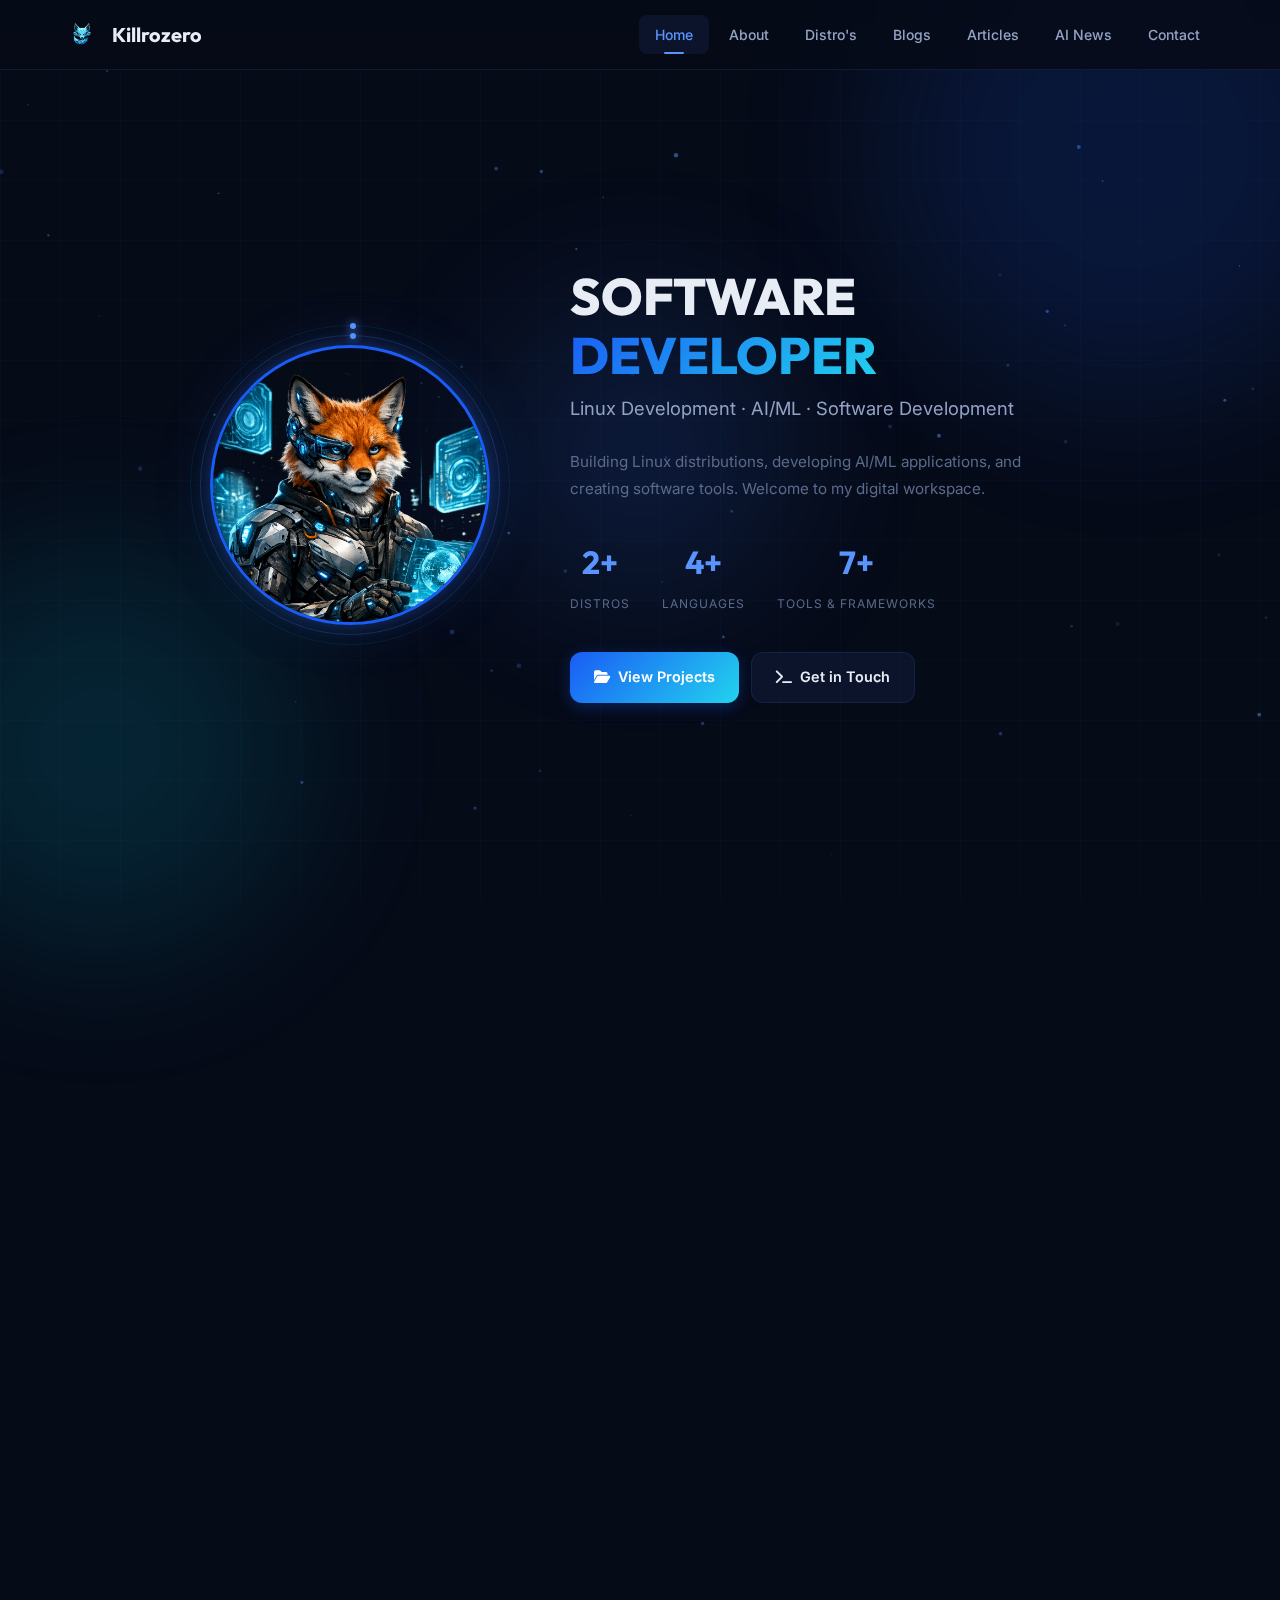
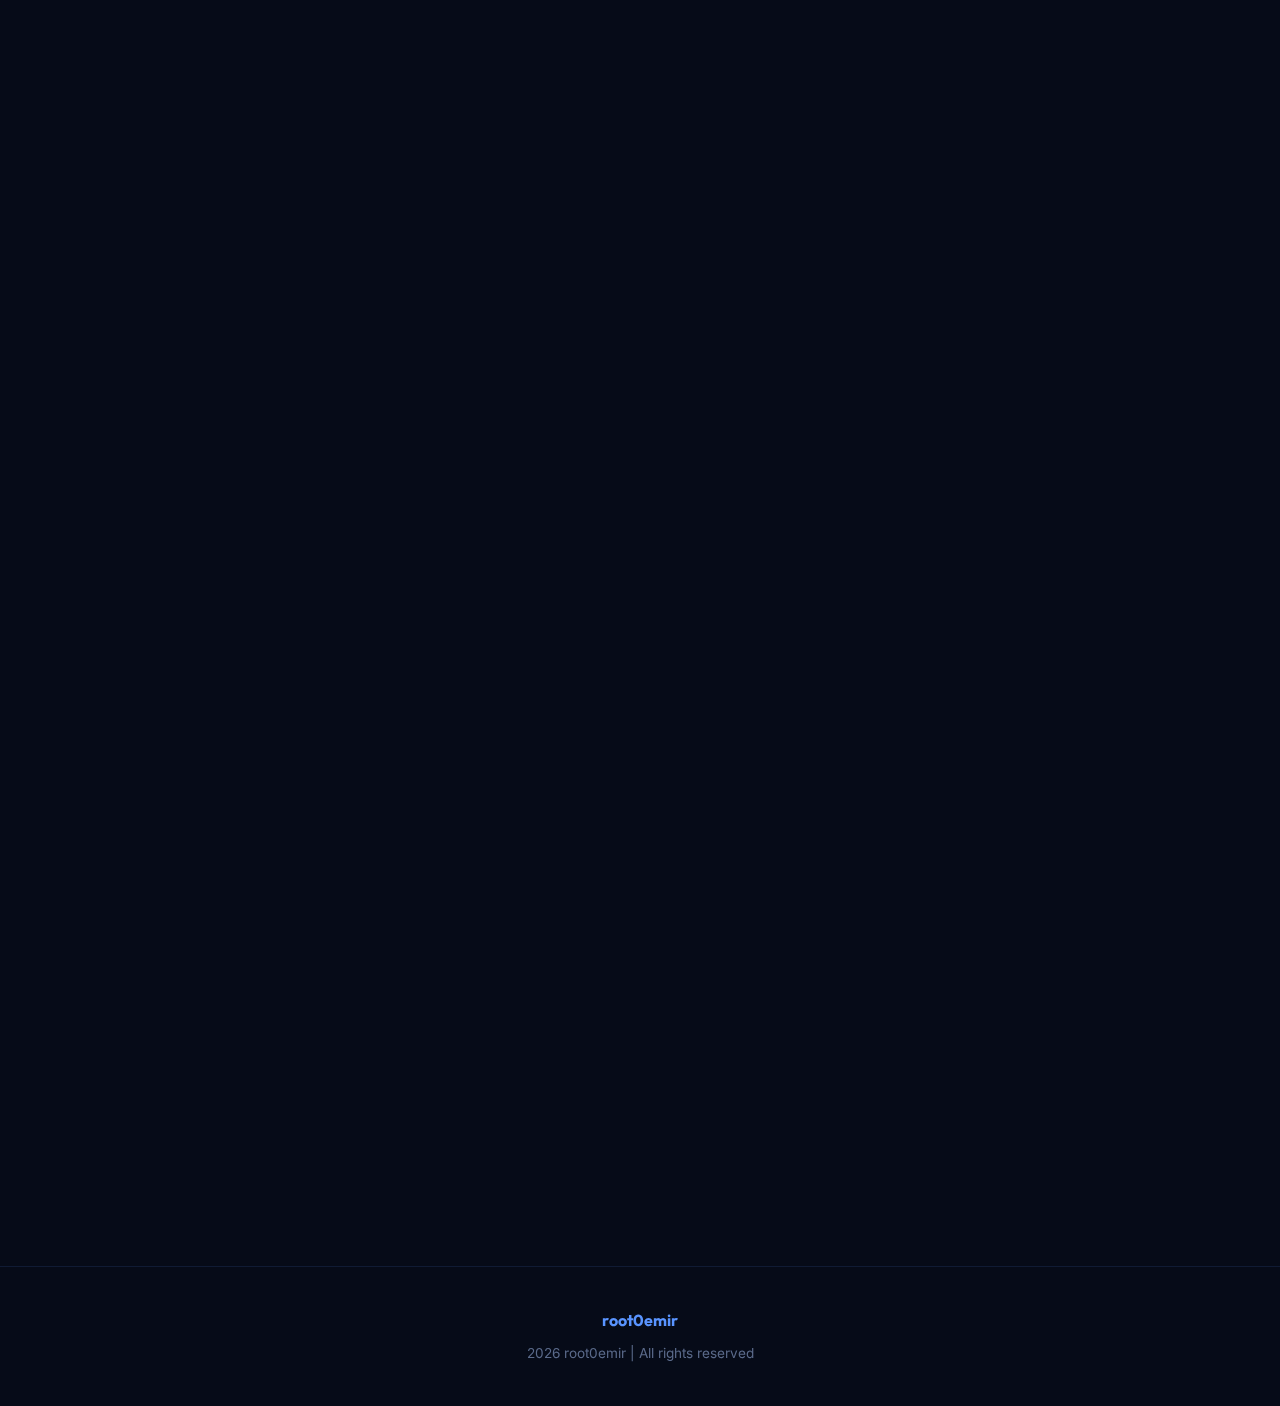
<file: index.html>
<!DOCTYPE html>
<html lang="en">

<head>
    <meta charset="UTF-8">
    <meta name="viewport" content="width=device-width, initial-scale=1.0">
    <title>root0emir</title>
    <meta name="description"
        content="Software developer specializing in Linux distribution development, AI/ML, and system-level engineering.">
    <link rel="stylesheet" href="static/styles.css">
    <link rel="icon" href="Assets/root0icon.png" type="image/x-icon">
    <link rel="stylesheet" href="https://cdnjs.cloudflare.com/ajax/libs/font-awesome/6.5.0/css/all.min.css">
</head>

<body>
    <div class="bg-grid"></div>
    <div class="bg-orb bg-orb-1"></div>
    <div class="bg-orb bg-orb-2"></div>
    <div class="bg-orb bg-orb-3"></div>
    <canvas id="bg-particles" class="bg-canvas"></canvas>

    <nav class="navbar" id="navbar">
        <div class="nav-inner">
            <a href="index.html" class="nav-brand">
                <div class="brand-icon"><img src="Assets/root0icon.png" alt="Killrozero"></div>
                Killrozero<span class="accent"></span>
            </a>
            <div class="nav-links" id="nav-links">
                <a href="index.html" class="active">Home</a>
                <a href="about.html">About</a>
                <a href="distros.html">Distro's</a>
                <a href="blogs.html">Blogs</a>
                <a href="articles.html">Articles</a>
                <a href="ainews.html">AI News</a>
                <a href="contact.html">Contact</a>
            </div>
            <button class="nav-toggle" id="nav-toggle" aria-label="Toggle menu">
                <span></span><span></span><span></span>
            </button>
        </div>
    </nav>

    <section class="hero" id="home">
        <div class="hero-content">
            <div class="hero-left">
                <div class="hero-pfp">
                    <div class="pfp-ring"></div>
                    <div class="pfp-ring pfp-ring-2"></div>
                    <img src="Assets/pfpai.png" alt="root0emir">

                </div>
            </div>
            <div class="hero-right">
                <h1>
                    SOFTWARE<br>
                    <span class="gradient-text">DEVELOPER</span>
                </h1>
                <p class="hero-subtitle">Linux Development · AI/ML · Software Development</p>
                <p class="hero-desc">
                    Building Linux distributions, developing AI/ML applications, and creating
                    software tools. Welcome to my digital workspace.
                </p>
                <div class="hero-stats">
                    <div class="hero-stat">
                        <span class="stat-num" data-count="5">0</span>
                        <span class="stat-label">DISTROS</span>
                    </div>
                    <div class="hero-stat">
                        <span class="stat-num" data-count="8">0</span>
                        <span class="stat-label">LANGUAGES</span>
                    </div>
                    <div class="hero-stat">
                        <span class="stat-num" data-count="15">0</span>
                        <span class="stat-label">TOOLS & FRAMEWORKS</span>
                    </div>
                </div>
                <div class="hero-actions">
                    <a href="distros.html" class="btn-primary">
                        <i class="fas fa-folder-open"></i> View Projects
                    </a>
                    <a href="contact.html" class="btn-secondary">
                        <i class="fas fa-terminal"></i> Get in Touch
                    </a>
                </div>
            </div>
        </div>
    </section>

    <section class="section" id="about-brief">
        <div class="container">
            <div class="section-header reveal">
                <h2>About <span class="accent">Me</span></h2>
                <p>Software developer and Linux distribution developer focused on AI/ML and system administration.
                </p>
            </div>
            <div class="about-grid reveal">
                <div class="about-card">
                    <div class="card-icon"><i class="fas fa-shield-halved"></i></div>
                    <h3>Focus Areas</h3>
                    <ul>
                        <li>Software Development (Python, Go, Bash, JS)</li>
                        <li>Linux Distribution Development</li>
                        <li>AI/ML and Model Fine-Tuning</li>
                        <li>System-Level Engineering and Tooling</li>
                        <li>Linux Hardening and Blue Team</li>
                    </ul>
                </div>
                <div class="about-card">
                    <div class="card-icon"><i class="fas fa-rocket"></i></div>
                    <h3>Current Projects</h3>
                    <p>Currently developing <strong>Zenclora OS</strong> (bloat-free Debian desktop with ZPM package
                        manager), maintaining <strong>Linux Engineer Toolkit Live</strong> (recovery and forensics),
                        and <strong>Fishy Linux</strong> (lightweight for older hardware). Also working on AI/ML
                        projects including model fine-tuning and local LLM applications.
                    </p>
                    <a href="about.html"
                        style="display:inline-flex;align-items:center;gap:6px;margin-top:12px;font-size:0.85rem;color:var(--blue-400);">
                        Learn more <i class="fas fa-arrow-right"></i>
                    </a>
                </div>
            </div>
        </div>
    </section>

    <section class="section" id="skills">
        <div class="container">
            <div class="section-header reveal">
                <h2>Skills and <span class="accent">Tools</span></h2>
            </div>

            <div class="skills-category reveal">
                <h3><i class="fas fa-code"></i> Programming Languages</h3>
                <div class="skills-grid">
                    <div class="skill-item">
                        <img src="Assets/python.png" alt="Python">
                        <h4>Python</h4>
                        <div class="skill-bar">
                            <div class="skill-bar-fill" data-progress="95"></div>
                        </div>
                        <span class="skill-percent">95%</span>
                    </div>
                    <div class="skill-item">
                        <img src="Assets/bash.png" alt="Bash">
                        <h4>Bash</h4>
                        <div class="skill-bar">
                            <div class="skill-bar-fill" data-progress="88"></div>
                        </div>
                        <span class="skill-percent">88%</span>
                    </div>
                    <div class="skill-item">
                        <img src="Assets/js.png" alt="JavaScript">
                        <h4>JavaScript</h4>
                        <div class="skill-bar">
                            <div class="skill-bar-fill" data-progress="90"></div>
                        </div>
                        <span class="skill-percent">90%</span>
                    </div>
                    <div class="skill-item">
                        <img src="Assets/go.png" alt="Go">
                        <h4>Go</h4>
                        <div class="skill-bar">
                            <div class="skill-bar-fill" data-progress="85"></div>
                        </div>
                        <span class="skill-percent">85%</span>
                    </div>
                    <div class="skill-item">
                        <img src="Assets/lua.png" alt="Lua">
                        <h4>Lua</h4>
                        <div class="skill-bar">
                            <div class="skill-bar-fill" data-progress="82"></div>
                        </div>
                        <span class="skill-percent">82%</span>
                    </div>
                    <div class="skill-item">
                        <img src="Assets/c.png" alt="C">
                        <h4>C</h4>
                        <div class="skill-bar">
                            <div class="skill-bar-fill" data-progress="75"></div>
                        </div>
                        <span class="skill-percent">75%</span>
                    </div>
                    <div class="skill-item">
                        <img src="Assets/perl.png" alt="Perl">
                        <h4>Perl</h4>
                        <div class="skill-bar">
                            <div class="skill-bar-fill" data-progress="78"></div>
                        </div>
                        <span class="skill-percent">78%</span>
                    </div>
                    <div class="skill-item">
                        <img src="Assets/ansible.png" alt="Ansible">
                        <h4>Ansible</h4>
                        <div class="skill-bar">
                            <div class="skill-bar-fill" data-progress="80"></div>
                        </div>
                        <span class="skill-percent">80%</span>
                    </div>
                </div>
            </div>

            <div class="skills-category reveal">
                <h3><i class="fas fa-shield-halved"></i> Security Tools</h3>
                <div class="tools-mini-grid">
                    <div class="tool-mini"><i class="fas fa-bug"></i>
                        <h4>Nessus</h4><span>Vulnerability Scanner</span>
                    </div>
                    <div class="tool-mini"><i class="fas fa-network-wired"></i>
                        <h4>Wireshark</h4><span>Packet Analysis</span>
                    </div>
                    <div class="tool-mini"><i class="fas fa-crosshairs"></i>
                        <h4>Metasploit</h4><span>Exploitation</span>
                    </div>
                    <div class="tool-mini"><i class="fas fa-chart-line"></i>
                        <h4>ELK Stack</h4><span>SIEM</span>
                    </div>
                    <div class="tool-mini"><i class="fas fa-satellite-dish"></i>
                        <h4>Suricata</h4><span>IDS/IPS</span>
                    </div>
                    <div class="tool-mini"><i class="fas fa-eye"></i>
                        <h4>Zeek</h4><span>Network Monitor</span>
                    </div>
                    <div class="tool-mini"><i class="fas fa-crow"></i>
                        <h4>Falco</h4><span>Runtime Security</span>
                    </div>
                    <div class="tool-mini"><i class="fas fa-share-nodes"></i>
                        <h4>MISP</h4><span>Threat Intel</span>
                    </div>
                    <div class="tool-mini"><i class="fas fa-shield-virus"></i>
                        <h4>Snort</h4><span>IDS/IPS</span>
                    </div>
                    <div class="tool-mini"><i class="fas fa-magnifying-glass"></i>
                        <h4>OSQuery</h4><span>Threat Hunting</span>
                    </div>
                </div>
            </div>

            <div class="skills-category reveal">
                <h3><i class="fas fa-microchip"></i> Technologies and Frameworks</h3>
                <div class="tools-mini-grid">
                    <div class="tool-mini"><i class="fas fa-lock"></i>
                        <h4>AppArmor</h4><span>MAC Security</span>
                    </div>
                    <div class="tool-mini"><i class="fas fa-user-shield"></i>
                        <h4>SELinux</h4><span>Access Control</span>
                    </div>
                    <div class="tool-mini"><i class="fab fa-docker"></i>
                        <h4>Docker</h4><span>Containers</span>
                    </div>
                    <div class="tool-mini"><i class="fas fa-dharmachakra"></i>
                        <h4>Kubernetes</h4><span>Orchestration</span>
                    </div>
                </div>
            </div>
        </div>
    </section>

    <footer class="footer">
        <div class="container">
            <span class="footer-brand">root0emir</span>
            <p>2026 root0emir | All rights reserved</p>
        </div>
    </footer>

    <script src="static/script.js"></script>
</body>

</html>
</file>
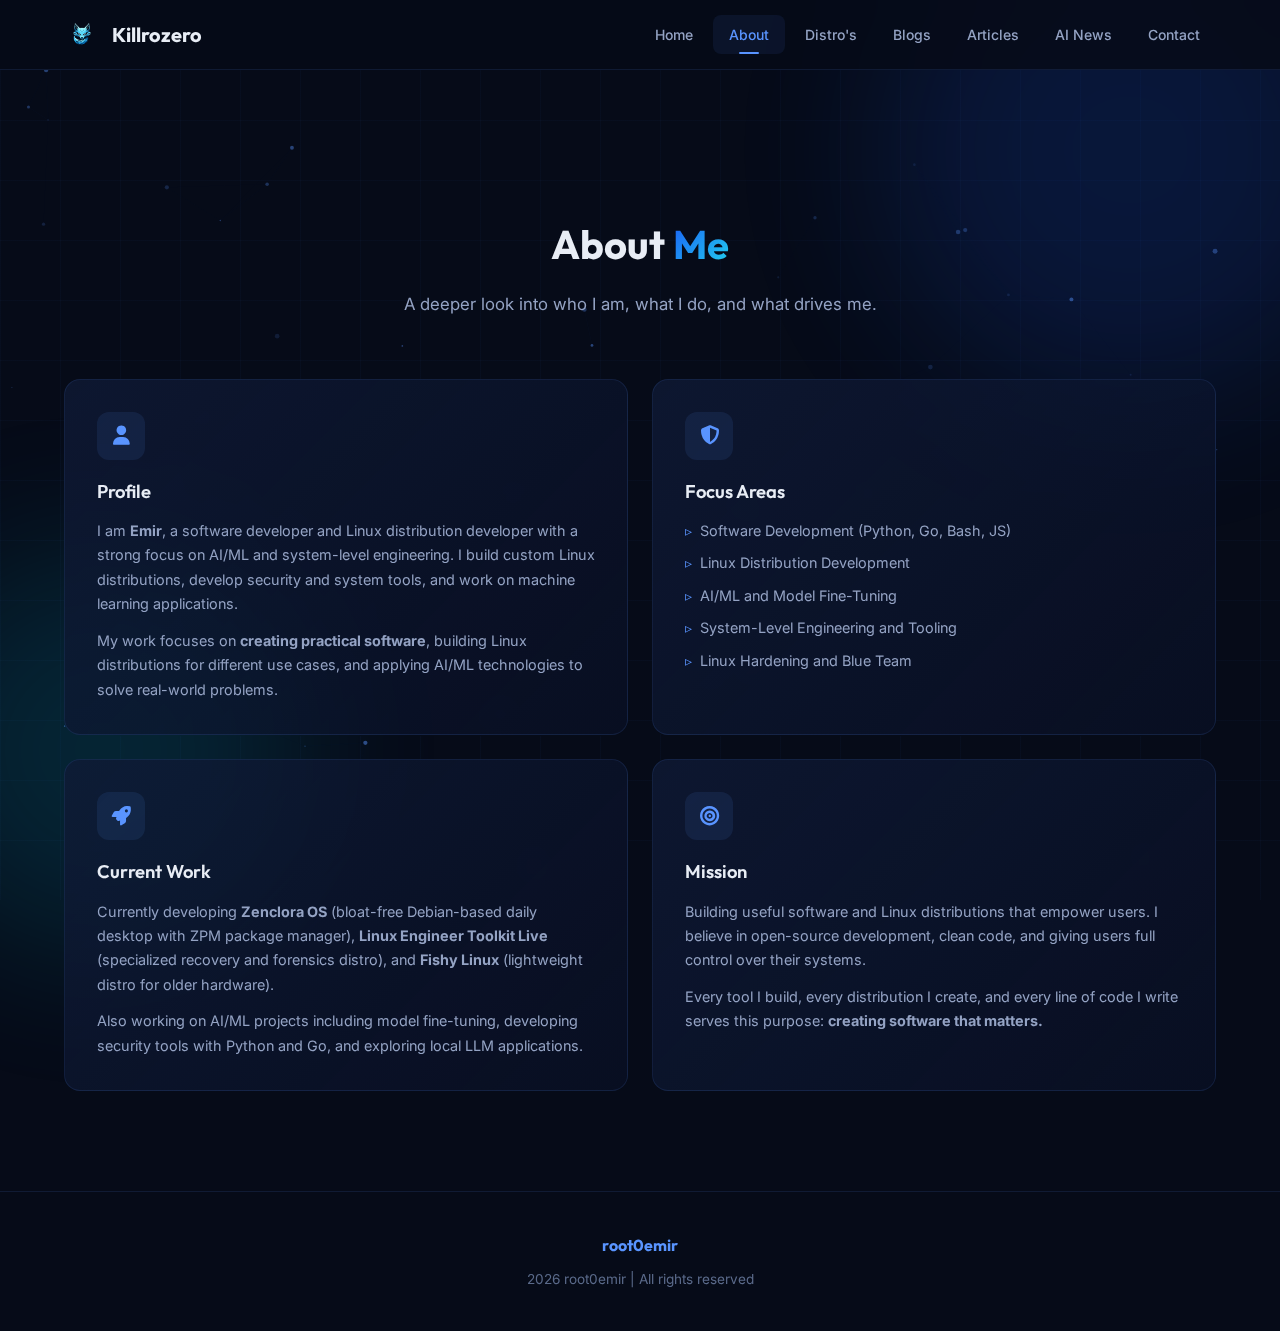
<file: about.html>
<!DOCTYPE html>
<html lang="en">

<head>
    <meta charset="UTF-8">
    <meta name="viewport" content="width=device-width, initial-scale=1.0">
    <title>About | root0emir</title>
    <meta name="description"
        content="Learn more about root0emir - Software developer, Linux distribution developer, and AI/ML enthusiast.">
    <link rel="stylesheet" href="static/styles.css">
    <link rel="icon" href="Assets/root0icon.png" type="image/x-icon">
    <link rel="stylesheet" href="https://cdnjs.cloudflare.com/ajax/libs/font-awesome/6.5.0/css/all.min.css">
</head>

<body>
    <div class="bg-grid"></div>
    <div class="bg-orb bg-orb-1"></div>
    <div class="bg-orb bg-orb-2"></div>
    <canvas id="bg-particles" class="bg-canvas"></canvas>

    <nav class="navbar" id="navbar">
        <div class="nav-inner">
            <a href="index.html" class="nav-brand">
                <div class="brand-icon"><img src="Assets/root0icon.png" alt="Killrozero"></div>Killrozero<span
                    class="accent"></span>
            </a>
            <div class="nav-links" id="nav-links">
                <a href="index.html">Home</a>
                <a href="about.html" class="active">About</a>
                <a href="distros.html">Distro's</a>
                <a href="blogs.html">Blogs</a>
                <a href="articles.html">Articles</a>
                <a href="ainews.html">AI News</a>
                <a href="contact.html">Contact</a>
            </div>
            <button class="nav-toggle" id="nav-toggle"
                aria-label="Toggle menu"><span></span><span></span><span></span></button>
        </div>
    </nav>

    <div class="page-content" style="padding-top:calc(var(--nav-height) + 40px);">
        <section class="section">
            <div class="container">
                <div class="section-header reveal">
                    <h2>About <span class="accent">Me</span></h2>
                    <p>A deeper look into who I am, what I do, and what drives me.</p>
                </div>

                <div class="about-grid reveal">
                    <div class="about-card">
                        <div class="card-icon"><i class="fas fa-user"></i></div>
                        <h3>Profile</h3>
                        <p>I am <strong>Emir</strong>, a software developer and Linux distribution developer with
                            a strong focus on AI/ML and system-level engineering. I build custom Linux distributions,
                            develop security and system tools, and work on machine learning applications.</p>
                        <p style="margin-top:12px;">My work focuses on <strong>creating practical software</strong>,
                            building Linux distributions for different use cases, and applying AI/ML technologies
                            to solve real-world problems.</p>
                    </div>
                    <div class="about-card">
                        <div class="card-icon"><i class="fas fa-shield-halved"></i></div>
                        <h3>Focus Areas</h3>
                        <ul>
                            <li>Software Development (Python, Go, Bash, JS)</li>
                            <li>Linux Distribution Development</li>
                            <li>AI/ML and Model Fine-Tuning</li>
                            <li>System-Level Engineering and Tooling</li>
                            <li>Linux Hardening and Blue Team</li>
                        </ul>
                    </div>
                </div>

                <div class="about-grid reveal" style="margin-top:24px;">
                    <div class="about-card">
                        <div class="card-icon"><i class="fas fa-rocket"></i></div>
                        <h3>Current Work</h3>
                        <p>Currently developing <strong>Zenclora OS</strong>
                            (bloat-free Debian-based daily desktop with ZPM package manager),
                            <strong>Linux Engineer Toolkit Live</strong> (specialized recovery and forensics distro),
                            and <strong>Fishy Linux</strong> (lightweight distro for older hardware).
                        </p>
                        <p style="margin-top:12px;">Also working on AI/ML projects including model fine-tuning,
                            developing security tools with Python and Go, and exploring local LLM applications.</p>
                    </div>
                    <div class="about-card">
                        <div class="card-icon"><i class="fas fa-bullseye"></i></div>
                        <h3>Mission</h3>
                        <p>Building useful software and Linux distributions that empower users. I believe in
                            open-source development, clean code, and giving users full control over their systems.</p>
                        <p style="margin-top:12px;">Every tool I build, every distribution I create, and every line of
                            code I write serves this purpose: <strong>creating software that matters.</strong></p>
                    </div>
                </div>
            </div>
        </section>
    </div>

    <footer class="footer">
        <div class="container">
            <span class="footer-brand">root0emir</span>
            <p>2026 root0emir | All rights reserved</p>
        </div>
    </footer>
    <script src="static/script.js"></script>
</body>

</html>
</file>
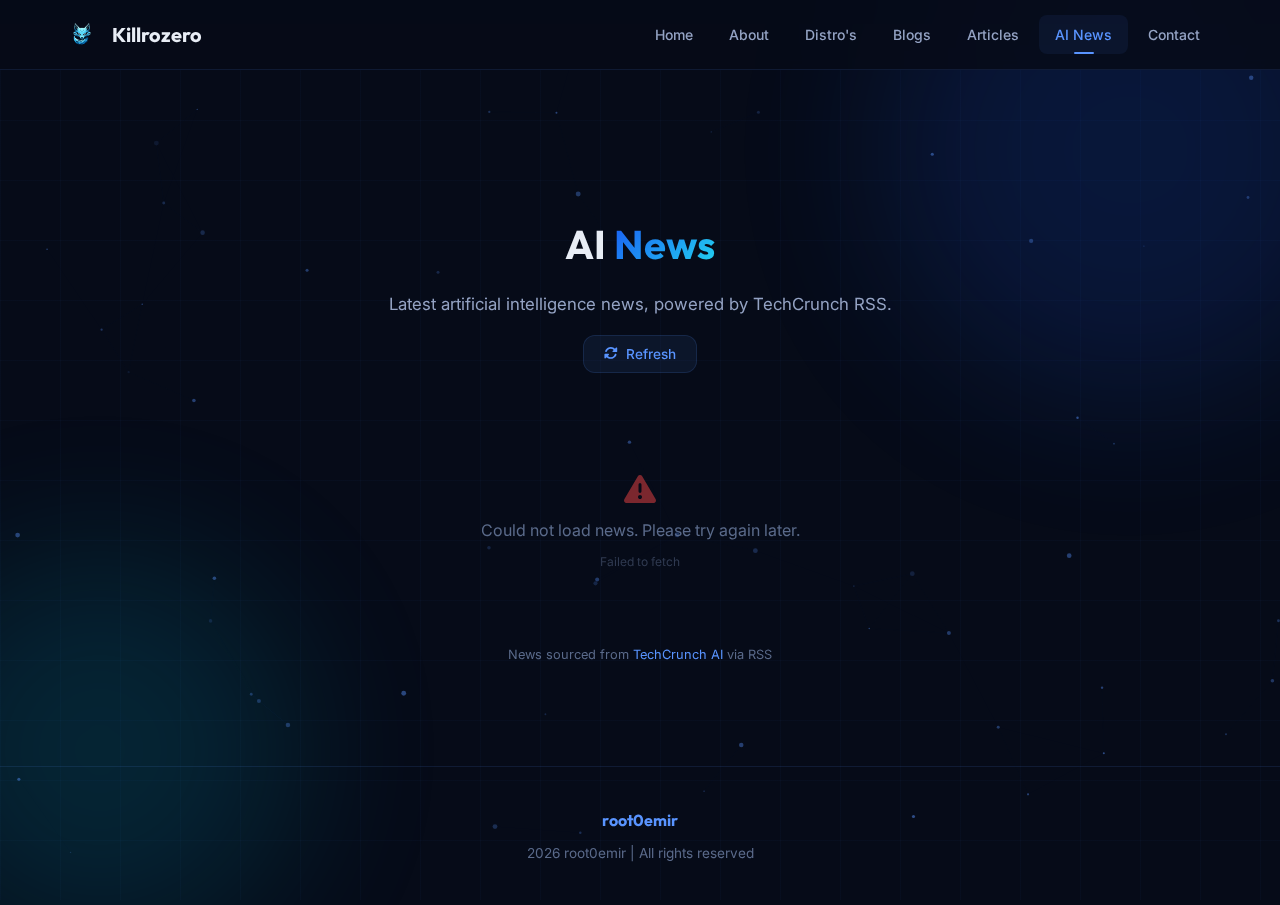
<file: ainews.html>
<!DOCTYPE html>
<html lang="en">

<head>
    <meta charset="UTF-8">
    <meta name="viewport" content="width=device-width, initial-scale=1.0">
    <title>AI News | root0emir</title>
    <meta name="description" content="Latest AI and machine learning news from TechCrunch.">
    <link rel="stylesheet" href="static/styles.css">
    <link rel="icon" href="Assets/root0icon.png" type="image/x-icon">
    <link rel="stylesheet" href="https://cdnjs.cloudflare.com/ajax/libs/font-awesome/6.5.0/css/all.min.css">
    <style>
        .news-grid {
            display: grid;
            grid-template-columns: repeat(2, 1fr);
            gap: 16px;
        }

        @media (max-width: 768px) {
            .news-grid {
                grid-template-columns: 1fr;
            }
        }

        .news-card {
            background: var(--gradient-card);
            border: 1px solid var(--border-color);
            border-radius: var(--radius-lg);
            padding: 24px 28px;
            backdrop-filter: blur(10px);
            transition: all 0.3s cubic-bezier(0.4, 0, 0.2, 1);
            cursor: pointer;
            position: relative;
            overflow: hidden;
            display: flex;
            flex-direction: column;
            text-decoration: none;
        }

        .news-card::before {
            content: '';
            position: absolute;
            top: 0;
            left: 0;
            right: 0;
            height: 3px;
            background: var(--gradient-primary);
            opacity: 0;
            transition: opacity 0.3s ease;
        }

        .news-card:hover {
            border-color: var(--border-hover);
            transform: translateY(-4px);
            box-shadow: 0 12px 40px rgba(26, 92, 245, 0.15);
            color: inherit;
        }

        .news-card:hover::before {
            opacity: 1;
        }

        .news-card-header {
            display: flex;
            align-items: flex-start;
            justify-content: space-between;
            gap: 12px;
            margin-bottom: 10px;
        }

        .news-card-header h3 {
            font-family: var(--font-heading);
            font-size: 1.05rem;
            font-weight: 600;
            color: var(--text-primary);
            line-height: 1.4;
        }

        .news-tag {
            padding: 4px 12px;
            border-radius: 20px;
            font-size: 0.68rem;
            font-weight: 500;
            white-space: nowrap;
            flex-shrink: 0;
            background: rgba(168, 85, 247, 0.1);
            color: #c084fc;
            border: 1px solid rgba(168, 85, 247, 0.2);
        }

        .news-card p {
            color: var(--text-muted);
            font-size: 0.85rem;
            line-height: 1.6;
            flex: 1;
            display: -webkit-box;
            -webkit-line-clamp: 3;
            line-clamp: 3;
            -webkit-box-orient: vertical;
            overflow: hidden;
        }

        .news-meta {
            display: flex;
            align-items: center;
            gap: 12px;
            margin-top: 14px;
            font-size: 0.75rem;
            color: var(--text-muted);
        }

        .news-meta i {
            color: var(--blue-400);
            font-size: 0.7rem;
        }

        .news-link {
            display: inline-flex;
            align-items: center;
            gap: 6px;
            color: var(--blue-400);
            font-size: 0.8rem;
            font-weight: 500;
            margin-left: auto;
            transition: var(--transition);
        }

        .news-card:hover .news-link {
            color: var(--cyan-400);
        }

        .news-link i {
            font-size: 0.7rem;
            transition: transform 0.3s ease;
        }

        .news-card:hover .news-link i {
            transform: translateX(3px);
        }

        .news-loading {
            text-align: center;
            padding: 60px 20px;
            color: var(--text-muted);
        }

        .news-loading .spinner {
            width: 40px;
            height: 40px;
            border: 3px solid rgba(89, 148, 255, 0.1);
            border-top-color: var(--blue-400);
            border-radius: 50%;
            animation: spin 0.8s linear infinite;
            margin: 0 auto 16px;
        }

        @keyframes spin {
            to {
                transform: rotate(360deg);
            }
        }

        .news-error {
            text-align: center;
            padding: 40px 20px;
            color: var(--text-muted);
        }

        .news-error i {
            font-size: 2rem;
            color: rgba(239, 68, 68, 0.5);
            margin-bottom: 12px;
            display: block;
        }

        .news-source {
            text-align: center;
            margin-top: 32px;
            font-size: 0.8rem;
            color: var(--text-muted);
        }

        .news-source a {
            color: var(--blue-400);
            text-decoration: none;
        }

        .news-source a:hover {
            color: var(--cyan-400);
        }

        .refresh-btn {
            display: inline-flex;
            align-items: center;
            gap: 8px;
            padding: 10px 20px;
            border-radius: var(--radius-md);
            font-size: 0.85rem;
            font-weight: 500;
            color: var(--blue-400);
            background: rgba(89, 148, 255, 0.08);
            border: 1px solid rgba(89, 148, 255, 0.15);
            cursor: pointer;
            transition: var(--transition);
            font-family: var(--font-main);
        }

        .refresh-btn:hover {
            background: rgba(89, 148, 255, 0.15);
            border-color: rgba(89, 148, 255, 0.3);
            transform: translateY(-2px);
        }

        .refresh-btn.loading i {
            animation: spin 0.8s linear infinite;
        }
    </style>
</head>

<body>
    <div class="bg-grid"></div>
    <div class="bg-orb bg-orb-1"></div>
    <div class="bg-orb bg-orb-2"></div>
    <canvas id="bg-particles" class="bg-canvas"></canvas>

    <nav class="navbar" id="navbar">
        <div class="nav-inner">
            <a href="index.html" class="nav-brand">
                <div class="brand-icon"><img src="Assets/root0icon.png" alt="Killrozero"></div>Killrozero<span
                    class="accent"></span>
            </a>
            <div class="nav-links" id="nav-links">
                <a href="index.html">Home</a>
                <a href="about.html">About</a>
                <a href="distros.html">Distro's</a>
                <a href="blogs.html">Blogs</a>
                <a href="articles.html">Articles</a>
                <a href="ainews.html" class="active">AI News</a>
                <a href="contact.html">Contact</a>
            </div>
            <button class="nav-toggle" id="nav-toggle"
                aria-label="Toggle menu"><span></span><span></span><span></span></button>
        </div>
    </nav>

    <div class="page-content" style="padding-top:calc(var(--nav-height) + 40px);">
        <section class="section">
            <div class="container">
                <div class="section-header reveal">
                    <h2>AI <span class="accent">News</span></h2>
                    <p>Latest artificial intelligence news, powered by TechCrunch RSS.</p>
                    <div style="margin-top:16px;">
                        <button class="refresh-btn" id="refresh-news" onclick="loadNews()">
                            <i class="fas fa-sync-alt"></i> Refresh
                        </button>
                    </div>
                </div>

                <div id="news-container">
                    <div class="news-loading">
                        <div class="spinner"></div>
                        <p>Loading latest AI news...</p>
                    </div>
                </div>

                <div class="news-source">
                    <p>News sourced from <a href="https://techcrunch.com/category/artificial-intelligence/"
                            target="_blank">TechCrunch AI</a> via RSS</p>
                </div>
            </div>
        </section>
    </div>

    <footer class="footer">
        <div class="container">
            <span class="footer-brand">root0emir</span>
            <p>2026 root0emir | All rights reserved</p>
        </div>
    </footer>

    <script src="static/script.js"></script>
    <script>
        const CORS_PROXY = 'https://api.rss2json.com/v1/api.json?rss_url=';
        const RSS_URL = 'https://techcrunch.com/category/artificial-intelligence/feed/';
        const container = document.getElementById('news-container');
        const refreshBtn = document.getElementById('refresh-news');

        function timeAgo(dateStr) {
            const now = new Date();
            const date = new Date(dateStr);
            const diff = Math.floor((now - date) / 1000);
            if (diff < 60) return 'Just now';
            if (diff < 3600) return Math.floor(diff / 60) + 'm ago';
            if (diff < 86400) return Math.floor(diff / 3600) + 'h ago';
            if (diff < 604800) return Math.floor(diff / 86400) + 'd ago';
            return date.toLocaleDateString('en-US', { month: 'short', day: 'numeric' });
        }

        function stripHtml(html) {
            const tmp = document.createElement('div');
            tmp.innerHTML = html;
            return tmp.textContent || tmp.innerText || '';
        }

        async function loadNews() {
            refreshBtn.classList.add('loading');
            container.innerHTML = `
                <div class="news-loading">
                    <div class="spinner"></div>
                    <p>Loading latest AI news...</p>
                </div>
            `;

            try {
                const response = await fetch(CORS_PROXY + encodeURIComponent(RSS_URL));
                const data = await response.json();

                if (data.status !== 'ok' || !data.items || data.items.length === 0) {
                    throw new Error('No articles found');
                }

                let html = '<div class="news-grid">';
                data.items.forEach(item => {
                    const title = item.title || 'Untitled';
                    const desc = stripHtml(item.description || item.content || '').substring(0, 200);
                    const link = item.link || '#';
                    const date = item.pubDate || '';
                    const author = item.author || 'TechCrunch';
                    const categories = item.categories || [];
                    const tagText = categories.length > 0 ? categories[0] : 'AI';

                    html += `
                        <a href="${link}" target="_blank" class="news-card reveal">
                            <div class="news-card-header">
                                <h3>${title}</h3>
                                <span class="news-tag">${tagText}</span>
                            </div>
                            <p>${desc}...</p>
                            <div class="news-meta">
                                <span><i class="fas fa-clock"></i> ${timeAgo(date)}</span>
                                <span><i class="fas fa-user"></i> ${author}</span>
                                <span class="news-link">Read <i class="fas fa-arrow-right"></i></span>
                            </div>
                        </a>
                    `;
                });
                html += '</div>';
                container.innerHTML = html;

                // Re-observe new elements for reveal animation
                const revealElements = container.querySelectorAll('.reveal');
                const revealObserver = new IntersectionObserver((entries) => {
                    entries.forEach(entry => {
                        if (entry.isIntersecting) {
                            entry.target.classList.add('visible');
                        }
                    });
                }, { threshold: 0.1, rootMargin: '0px 0px -50px 0px' });
                revealElements.forEach(el => revealObserver.observe(el));

            } catch (error) {
                container.innerHTML = `
                    <div class="news-error">
                        <i class="fas fa-exclamation-triangle"></i>
                        <p>Could not load news. Please try again later.</p>
                        <p style="font-size:0.75rem;margin-top:8px;opacity:0.5;">${error.message}</p>
                    </div>
                `;
            }

            refreshBtn.classList.remove('loading');
        }

        // Load news on page load
        loadNews();
    </script>
</body>

</html>
</file>
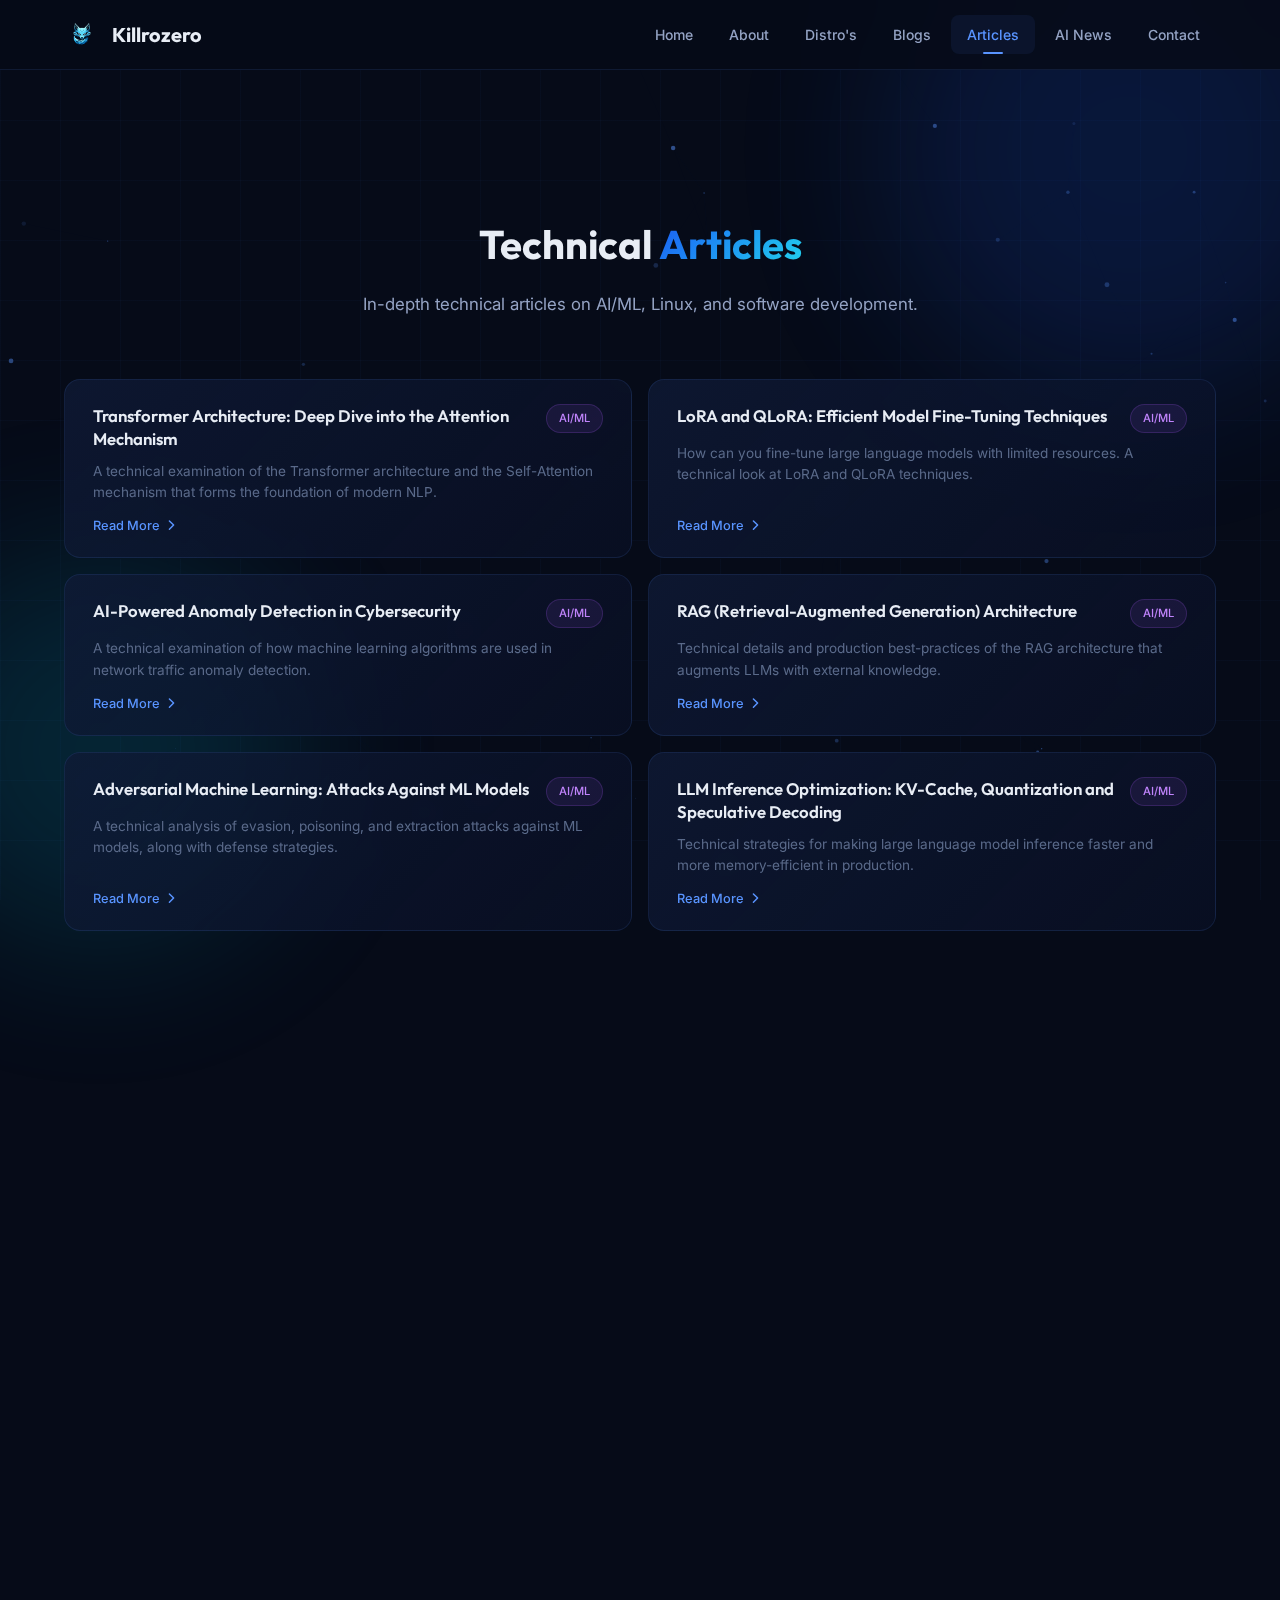
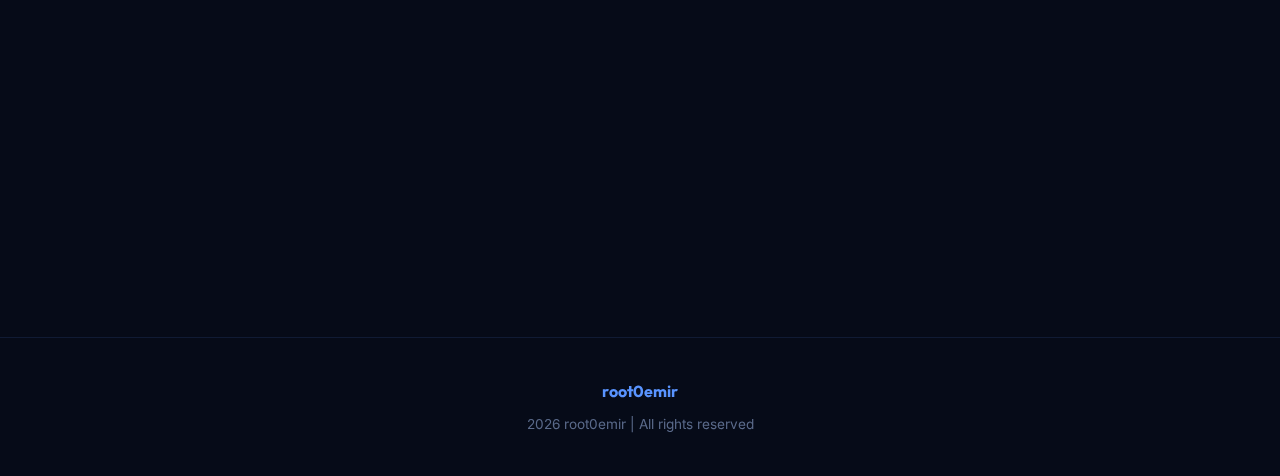
<file: articles.html>
<!DOCTYPE html>
<html lang="en">

<head>
    <meta charset="UTF-8">
    <meta name="viewport" content="width=device-width, initial-scale=1.0">
    <title>Articles | root0emir</title>
    <meta name="description"
        content="Technical articles by root0emir on AI/ML, Linux, software development, and system engineering.">
    <link rel="stylesheet" href="static/styles.css">
    <link rel="icon" href="Assets/root0icon.png" type="image/x-icon">
    <link rel="stylesheet" href="https://cdnjs.cloudflare.com/ajax/libs/font-awesome/6.5.0/css/all.min.css">
</head>

<body>
    <div class="bg-grid"></div>
    <div class="bg-orb bg-orb-1"></div>
    <div class="bg-orb bg-orb-2"></div>
    <canvas id="bg-particles" class="bg-canvas"></canvas>

    <nav class="navbar" id="navbar">
        <div class="nav-inner">
            <a href="index.html" class="nav-brand">
                <div class="brand-icon"><img src="Assets/root0icon.png" alt="Killrozero"></div>Killrozero<span
                    class="accent"></span>
            </a>
            <div class="nav-links" id="nav-links">
                <a href="index.html">Home</a>
                <a href="about.html">About</a>
                <a href="distros.html">Distro's</a>
                <a href="blogs.html">Blogs</a>
                <a href="articles.html" class="active">Articles</a>
                <a href="ainews.html">AI News</a>
                <a href="contact.html">Contact</a>
            </div>
            <button class="nav-toggle" id="nav-toggle"
                aria-label="Toggle menu"><span></span><span></span><span></span></button>
        </div>
    </nav>

    <div class="page-content" style="padding-top:calc(var(--nav-height) + 40px);">
        <section class="section">
            <div class="container">
                <div class="section-header reveal">
                    <h2>Technical <span class="accent">Articles</span></h2>
                    <p>In-depth technical articles on AI/ML, Linux, and software development.</p>
                </div>

                <div class="blog-grid">

                    <!-- =============================== -->
                    <!-- AI/ML ARTICLES            -->
                    <!-- =============================== -->

                    <!-- AI Article 1: Transformer Architecture -->
                    <div class="blog-card reveal">
                        <div class="blog-card-header">
                            <h3>Transformer Architecture: Deep Dive into the Attention Mechanism</h3>
                            <span class="tag"
                                style="background:rgba(168,85,247,0.1);color:#c084fc;border-color:rgba(168,85,247,0.2);">AI/ML</span>
                        </div>
                        <p>A technical examination of the Transformer architecture and the Self-Attention mechanism that
                            forms the foundation of modern NLP.</p>
                        <div class="blog-excerpt">
                            <div class="blog-content article-content">
                                <h2>What is the Transformer</h2>
                                <p>The Transformer architecture, introduced in Google's 2017 paper "Attention Is All You
                                    Need," revolutionized the NLP field. It eliminated the sequential processing
                                    requirement of RNNs and LSTMs, enabling parallel processing of input sequences. This
                                    parallelism is not just a performance improvement but a fundamental shift in how
                                    models process language. Instead of treating text as a stream that must be read
                                    left-to-right, Transformers can look at the entire input simultaneously,
                                    understanding relationships between words regardless of their distance from each
                                    other.</p>
                                <p>Before Transformers, sequence-to-sequence models relied on encoder-decoder
                                    architectures built with recurrent networks. These had a critical bottleneck: the
                                    entire input sequence had to be compressed into a fixed-size context vector. For
                                    long sequences, information was inevitably lost. The attention mechanism solved this
                                    by allowing the decoder to look at all encoder hidden states during generation, but
                                    the recurrent nature still limited training speed.</p>
                                <h2>Self-Attention Mechanism</h2>
                                <p>Self-attention calculates the relationship of every element in a sequence with all
                                    other elements. Three vectors are produced for each token: <code>Query (Q)</code>,
                                    <code>Key (K)</code>, and <code>Value (V)</code>. These are obtained by multiplying
                                    the input embedding by learned weight matrices W_Q, W_K, and W_V. The attention
                                    score is calculated with this formula:
                                </p>
                                <pre><code>Attention(Q, K, V) = softmax(QK^T / sqrt(d_k)) * V</code></pre>
                                <p>Here <code>d_k</code> is the dimension of the key vector and is used for scaling.
                                    Without this scaling factor, the dot products can grow very large for
                                    high-dimensional vectors, pushing the softmax function into regions where gradients
                                    are extremely small. This scaling prevents the gradient vanishing problem and
                                    ensures stable training dynamics.</p>
                                <p>Intuitively, the Q/K/V framework can be understood as: Q asks "what am I looking
                                    for", K answers "what do I contain", and V says "what information should I provide."
                                    The softmax of QK^T creates a probability distribution over all positions,
                                    determining how much attention each position should receive. This weighted sum of
                                    values creates a context-aware representation of each token.</p>
                                <h2>Multi-Head Attention</h2>
                                <p>Instead of a single attention calculation, multiple "heads" run in parallel. Each
                                    head works in a different representation subspace, allowing the model to capture
                                    different types of relationships. For example, one head might focus on syntactic
                                    relationships (subject-verb agreement), another on semantic relationships (word
                                    meaning similarity), and another on positional relationships (proximity in the
                                    sentence).</p>
                                <p>The implementation splits the d_model dimensional space into h heads, each with
                                    dimension d_k = d_model/h. All heads are computed in parallel and the results are
                                    concatenated and projected through a final linear layer. With 8 heads and
                                    d_model=512, each head operates on 64-dimensional vectors. This is computationally
                                    equivalent to single-head attention with full dimensionality but captures richer
                                    patterns.</p>
                                <h2>Positional Encoding</h2>
                                <p>Transformers by their nature do not know sequence order. Therefore sinusoidal or
                                    learnable positional encodings are added. The original paper used sinusoidal
                                    functions with different frequencies for each dimension. This approach has the
                                    theoretical advantage that the model can potentially generalize to sequence lengths
                                    longer than those seen during training, since the relative position information is
                                    encoded through trigonometric functions that extend continuously.</p>
                                <p>Modern models use more advanced methods like RoPE (Rotary Position Embedding), which
                                    encodes position by rotating the Q and K vectors, and ALiBi (Attention with Linear
                                    Biases), which adds a position-dependent penalty to the attention scores without
                                    modifying the embeddings at all. RoPE has become the standard for most modern LLMs
                                    because it naturally encodes relative position rather than absolute position, which
                                    is more useful for language understanding.</p>
                                <h2>Feed-Forward Networks and Layer Normalization</h2>
                                <p>Each Transformer layer also contains a position-wise feed-forward network (FFN) with
                                    two linear transformations and a non-linear activation (originally ReLU, now
                                    commonly SwiGLU or GeGLU). The FFN operates independently on each position, acting
                                    as the "thinking" part of the model where information from the attention output is
                                    processed and transformed. The hidden dimension of the FFN is typically 4x the model
                                    dimension.</p>
                                <p>Layer normalization is applied before each sub-layer (Pre-LN, used in most modern
                                    models) or after (Post-LN, used in the original paper). Pre-LN is preferred because
                                    it leads to more stable training, especially for deep models, and does not require
                                    the careful learning rate warmup that Post-LN demands.</p>
                                <h2>Practical Applications</h2>
                                <p>BERT (encoder-only), GPT (decoder-only), and T5 (encoder-decoder) are different
                                    variants of the Transformer architecture. Each is optimized for different tasks.
                                    BERT excels at text understanding tasks like classification, named entity
                                    recognition, and question answering through bidirectional context. GPT excels at
                                    text generation through autoregressive prediction, learning to predict the next
                                    token given all previous tokens. T5 frames all NLP tasks as text-to-text problems,
                                    making it versatile for both understanding and generation. The field has largely
                                    converged on decoder-only architectures for large language models, as scaling laws
                                    show they most efficiently convert compute into capability.</p>
                            </div>
                        </div>
                        <button class="blog-read-more"><span>Read More</span> <i
                                class="fas fa-chevron-down"></i></button>
                    </div>

                    <!-- AI Article 2: LoRA and QLoRA -->
                    <div class="blog-card reveal">
                        <div class="blog-card-header">
                            <h3>LoRA and QLoRA: Efficient Model Fine-Tuning Techniques</h3>
                            <span class="tag"
                                style="background:rgba(168,85,247,0.1);color:#c084fc;border-color:rgba(168,85,247,0.2);">AI/ML</span>
                        </div>
                        <p>How can you fine-tune large language models with limited resources. A technical look at LoRA
                            and QLoRA techniques.</p>
                        <div class="blog-excerpt">
                            <div class="blog-content article-content">
                                <h2>The Fine-Tuning Problem</h2>
                                <p>Fine-tuning large language models (LLMs) requires massive GPU memory. A 7B parameter
                                    model needs approximately 56GB VRAM for full fine-tuning (parameters + gradients +
                                    optimizer states in FP32). This is an inaccessible resource for most researchers and
                                    developers. The parameter count alone at FP16 needs 14GB, but the Adam optimizer
                                    stores two additional state values per parameter, pushing memory requirements to 4x
                                    the model size.</p>
                                <p>Full fine-tuning also risks catastrophic forgetting, where the model loses its
                                    general capabilities while specializing on the new task. This requires careful
                                    learning rate tuning, warmup schedules, and sometimes freezing early layers. The
                                    computational cost means iteration cycles are slow, making hyperparameter search
                                    expensive.</p>
                                <h2>LoRA (Low-Rank Adaptation)</h2>
                                <p>LoRA freezes the original model weights and adds small "adapter" matrices to each
                                    layer. These matrices use a low-rank decomposition:</p>
                                <pre><code>W' = W + BA
// W: original weight matrix (frozen)
// B: (d x r) matrix, r much smaller than d
// A: (r x d) matrix
// Total trained parameters: 2 * d * r</code></pre>
                                <p>The rank value (r) is typically kept between 4-64. This reduces the number of
                                    trainable parameters by over 99%. In a 7B parameter model, only around 4M parameters
                                    are trained. The key insight is that the weight updates during fine-tuning have a
                                    low intrinsic rank, meaning the useful information in the update can be captured by
                                    a low-rank approximation without significant loss.</p>
                                <p>LoRA is applied to specific weight matrices in the attention layers, usually the
                                    query and value projection matrices (Q and V). Some implementations also apply it to
                                    the key projection, output projection, or even the FFN layers. Experimentation shows
                                    that applying LoRA to more layers generally helps, but with diminishing returns. The
                                    alpha parameter controls the scale of the LoRA update relative to the original
                                    weights, functioning as an implicit learning rate modifier.</p>
                                <p>A major advantage of LoRA is that the adapter weights can be merged with the original
                                    model at inference time, introducing zero additional latency. You can also maintain
                                    multiple LoRA adapters for different tasks and swap them at runtime, effectively
                                    creating task-specific models without duplicating the base model.</p>
                                <h2>QLoRA</h2>
                                <p>QLoRA combines LoRA with 4-bit quantization. Using the NF4 (Normal Float 4-bit) data
                                    type and double quantization, it reduces memory usage even further. You can
                                    fine-tune a 65B parameter model on a single 48GB GPU. The NF4 data type is
                                    specifically designed for normally distributed weights, which neural network weights
                                    tend to be after training, providing better information density than uniform
                                    quantization.</p>
                                <p>Double quantization quantizes the quantization constants themselves, saving an
                                    additional 0.37 bits per parameter. Combined with paged optimizers that use unified
                                    memory to handle memory spikes, QLoRA makes large model fine-tuning accessible on
                                    consumer hardware. The quality loss from 4-bit quantization is minimal because the
                                    LoRA adapters are trained in full precision, compensating for any quantization
                                    artifacts.</p>
                                <h2>Practical Application</h2>
                                <p>Implementing LoRA/QLoRA with the Hugging Face PEFT library takes just a few lines of
                                    code:</p>
                                <pre><code>from peft import LoraConfig, get_peft_model
config = LoraConfig(
    r=16,
    lora_alpha=32,
    target_modules=["q_proj", "v_proj"],
    lora_dropout=0.05,
    bias="none",
    task_type="CAUSAL_LM"
)
model = get_peft_model(base_model, config)</code></pre>
                                <p>Dataset preparation, hyperparameter tuning, and choosing evaluation metrics correctly
                                    are keys to success. For instruction-following fine-tuning, use the Alpaca or
                                    ShareGPT format. For domain adaptation, curate a high-quality dataset of at least a
                                    few hundred examples. Use validation loss and task-specific metrics (not just
                                    training loss) to detect overfitting, which is common with small datasets. The
                                    learning rate should typically be 2-5x higher than full fine-tuning learning rates
                                    since fewer parameters are being updated.</p>
                            </div>
                        </div>
                        <button class="blog-read-more"><span>Read More</span> <i
                                class="fas fa-chevron-down"></i></button>
                    </div>

                    <!-- AI Article 3: Anomaly Detection -->
                    <div class="blog-card reveal">
                        <div class="blog-card-header">
                            <h3>AI-Powered Anomaly Detection in Cybersecurity</h3>
                            <span class="tag"
                                style="background:rgba(168,85,247,0.1);color:#c084fc;border-color:rgba(168,85,247,0.2);">AI/ML</span>
                        </div>
                        <p>A technical examination of how machine learning algorithms are used in network traffic
                            anomaly detection.</p>
                        <div class="blog-excerpt">
                            <div class="blog-content article-content">
                                <h2>Why Anomaly Detection Matters</h2>
                                <p>Traditional signature-based detection systems (Snort, Suricata) can catch known
                                    attacks but are blind to zero-day attacks. ML-based anomaly detection learns
                                    "normal" behavior and detects deviations from it, catching even previously unseen
                                    attacks. The fundamental advantage is that you do not need to know what the attack
                                    looks like in advance, you only need to know what normal looks like.</p>
                                <p>The shift from signature-based to behavior-based detection represents a paradigm
                                    change in security. Instead of maintaining an ever-growing database of attack
                                    signatures (which is inherently reactive), anomaly detection is proactive. It can
                                    identify novel attack patterns, insider threats, and advanced persistent threats
                                    (APTs) that specifically design their behavior to avoid matching known signatures.
                                </p>
                                <h2>Algorithms Used</h2>
                                <p><strong>Isolation Forest</strong> is based on the principle that anomalies can be
                                    isolated more easily from normal data. In each decision tree, anomalies produce
                                    shorter paths because fewer splits are needed to isolate unusual data points.
                                    Training is fast and it can work with unlabeled data, making it ideal for scenarios
                                    where labeled attack data is scarce. The algorithm creates random partitions of the
                                    feature space and measures the average path length needed to isolate each point.
                                    Normal data points, being more common, require more partitions to isolate.</p>
                                <p><strong>Autoencoder</strong> learns to compress and reconstruct normal traffic.
                                    Anomalous traffic produces high reconstruction error because the model has never
                                    learned to encode those patterns. Deep learning based, so it can capture complex
                                    patterns and non-linear relationships that simpler models miss. Variational
                                    autoencoders add a probabilistic element, enabling uncertainty estimation, which is
                                    valuable for distinguishing between genuine anomalies and noise. The reconstruction
                                    error threshold must be carefully tuned to balance detection rate against false
                                    positive rate.</p>
                                <p><strong>LSTM-based detection</strong> is ideal for detecting sequential anomalies in
                                    time series data (network traffic, log streams). It predicts the next step of a
                                    sequence, and high prediction error is flagged as anomaly. The temporal context
                                    understanding is critical for detecting slow-and-low attacks that spread malicious
                                    activity across time to avoid burst-based detection. Bidirectional LSTMs can look at
                                    both past and future context for even better detection accuracy.</p>
                                <p><strong>Graph Neural Networks (GNNs)</strong> are emerging as a powerful approach for
                                    network security. They model the network as a graph where nodes are hosts and edges
                                    are connections. This allows detection of anomalous communication patterns, lateral
                                    movement, and unusual relationship formation that point-based methods would miss
                                    entirely.</p>
                                <h2>Feature Engineering</h2>
                                <p>Rather than feeding raw network packets directly to the model, meaningful features
                                    need to be extracted: packet size statistics (mean, std, min, max, entropy), flow
                                    duration, port usage distribution, protocol ratios, connection frequency,
                                    inter-arrival times, byte ratio (sent vs received), and TCP flag distributions.
                                    Netflow data is very useful for this purpose as it provides pre-aggregated
                                    flow-level statistics.</p>
                                <p>Feature selection is equally important. Too many features lead to the curse of
                                    dimensionality, where the model has trouble distinguishing signal from noise.
                                    Techniques like mutual information, principal component analysis, and recursive
                                    feature elimination help identify the most discriminative features. Domain expertise
                                    is irreplaceable here, understanding which network behavior patterns are meaningful
                                    is as important as the algorithms themselves.</p>
                                <h2>Challenges</h2>
                                <p>Keeping the false positive rate low is the biggest challenge. Sending hundreds of
                                    false alarms per minute to a SIEM exhausts analysts and causes real threats to be
                                    overlooked, a phenomenon known as alert fatigue. Threshold optimization and ensemble
                                    methods can mitigate this problem. Multi-stage detection pipelines, where a fast
                                    initial model flags candidates and a more accurate but slower model validates them,
                                    can dramatically reduce false positives while maintaining detection coverage.</p>
                                <p>Concept drift is another major challenge. Network behavior changes over time as new
                                    applications are deployed, user patterns shift, and infrastructure evolves. Models
                                    must be regularly retrained or use online learning approaches to adapt. Without
                                    periodic retraining, detection accuracy degrades and false positive rates increase
                                    as the model's understanding of "normal" becomes outdated.</p>
                            </div>
                        </div>
                        <button class="blog-read-more"><span>Read More</span> <i
                                class="fas fa-chevron-down"></i></button>
                    </div>

                    <!-- AI Article 4: RAG Architecture -->
                    <div class="blog-card reveal">
                        <div class="blog-card-header">
                            <h3>RAG (Retrieval-Augmented Generation) Architecture</h3>
                            <span class="tag"
                                style="background:rgba(168,85,247,0.1);color:#c084fc;border-color:rgba(168,85,247,0.2);">AI/ML</span>
                        </div>
                        <p>Technical details and production best-practices of the RAG architecture that augments LLMs
                            with external knowledge.</p>
                        <div class="blog-excerpt">
                            <div class="blog-content article-content">
                                <h2>What is RAG</h2>
                                <p>RAG enables an LLM to retrieve relevant documents from a database and use them as
                                    context before generating a response. This reduces hallucination, allows the use of
                                    current information, and produces responses enriched with domain-specific knowledge.
                                    Without RAG, LLMs are limited to the knowledge encoded in their parameters during
                                    training, which becomes stale the moment training ends. RAG bridges this gap by
                                    giving the model access to a living knowledge base.</p>
                                <h2>Core Components</h2>
                                <p><strong>Document Processing:</strong> Documents are split into chunks (typically
                                    256-512 tokens). Chunk overlap (10-20%) prevents context loss at boundaries.
                                    Recursive text splitting or semantic chunking can be used. Recursive splitting
                                    respects document structure (paragraphs, sentences) while semantic chunking uses
                                    embedding similarity to find natural topic boundaries. The chunk size directly
                                    affects retrieval quality: too small and context is lost, too large and retrieval
                                    becomes imprecise.</p>
                                <p><strong>Embedding Model:</strong> Each chunk is converted to a vector representation.
                                    OpenAI ada-002, sentence-transformers, or BGE models are commonly used. Embedding
                                    dimension and model choice directly affect search quality. For domain-specific
                                    applications, fine-tuned embedding models significantly outperform generic ones. The
                                    embedding model should be evaluated on your specific data using metrics like
                                    recall@k and mean reciprocal rank.</p>
                                <p><strong>Vector Database:</strong> Stored in databases like Pinecone, Weaviate,
                                    Chroma, Milvus, or FAISS. ANN (Approximate Nearest Neighbor) algorithms enable fast
                                    similarity search. HNSW (Hierarchical Navigable Small World) graphs are the most
                                    popular ANN algorithm due to their excellent speed-accuracy tradeoff. For production
                                    systems, considerations include index update latency, filtered search support,
                                    metadata storage, and horizontal scalability.</p>
                                <h2>Advanced Techniques</h2>
                                <p><strong>Hybrid Search:</strong> Combining dense (semantic) and sparse (BM25 keyword)
                                    search for better results. Dense search captures semantic meaning while sparse
                                    search handles exact keyword matches. Reciprocal Rank Fusion or learned weighting
                                    combines the two ranked lists. This is particularly important for queries containing
                                    domain-specific terminology that the embedding model may not have seen in training.
                                </p>
                                <p><strong>Re-ranking:</strong> Re-ordering initial results with a cross-encoder. Unlike
                                    the bi-encoder used for initial retrieval, a cross-encoder processes the query and
                                    document together, enabling deeper interaction modeling. This is computationally
                                    expensive but dramatically improves precision for the top results that actually get
                                    passed to the LLM.</p>
                                <p><strong>Query Expansion:</strong> Expanding the user query with the LLM for better
                                    matching. The LLM generates a hypothetical answer document (HyDE), which is then
                                    used as the search query. This bridges the vocabulary gap between how users ask
                                    questions and how information is stored in documents.</p>
                                <p><strong>Multi-Query RAG:</strong> Rewriting the query from different perspectives for
                                    multiple searches. The original query is decomposed into sub-questions or rephrased
                                    multiple ways, each generating its own set of retrieved documents. This increases
                                    recall and ensures important context is not missed due to the phrasing of a single
                                    query.</p>
                                <p><strong>Contextual Compression:</strong> Retrieved chunks often contain irrelevant
                                    information alongside relevant content. A compression step uses an LLM to extract
                                    only the relevant portions of each chunk before passing them to the generation
                                    model. This reduces the context window usage and focuses the model's attention on
                                    the most pertinent information.</p>
                            </div>
                        </div>
                        <button class="blog-read-more"><span>Read More</span> <i
                                class="fas fa-chevron-down"></i></button>
                    </div>

                    <!-- AI Article 5: Adversarial ML -->
                    <div class="blog-card reveal">
                        <div class="blog-card-header">
                            <h3>Adversarial Machine Learning: Attacks Against ML Models</h3>
                            <span class="tag"
                                style="background:rgba(168,85,247,0.1);color:#c084fc;border-color:rgba(168,85,247,0.2);">AI/ML</span>
                        </div>
                        <p>A technical analysis of evasion, poisoning, and extraction attacks against ML models, along
                            with defense strategies.</p>
                        <div class="blog-excerpt">
                            <div class="blog-content article-content">
                                <h2>Evasion Attacks</h2>
                                <p>Adding small perturbations to input data that are imperceptible to humans but cause
                                    the model to misclassify. FGSM (Fast Gradient Sign Method) and PGD (Projected
                                    Gradient Descent) are the best-known methods. FGSM is a single-step attack that
                                    follows the gradient direction, while PGD iterates multiple steps with projection
                                    back into the allowed perturbation ball, creating stronger adversarial examples.</p>
                                <pre><code># FGSM Attack
x_adv = x + epsilon * sign(gradient_x(L(theta, x, y)))

# PGD Attack (iterative)
for i in range(steps):
    x_adv = x_adv + alpha * sign(gradient_x(L(theta, x_adv, y)))
    x_adv = clip(x_adv, x - epsilon, x + epsilon)</code></pre>
                                <p>In the cybersecurity context, evasion attacks can modify malware samples to bypass
                                    ML-based detection. By adding benign features or slightly modifying binary
                                    structure, an attacker can cause a classifier to label malicious software as benign.
                                    This has been demonstrated against commercial antivirus products that use ML for
                                    detection. The challenge is that these perturbations must preserve the malware's
                                    functionality, which constrains the attack but does not eliminate it.</p>
                                <h2>Data Poisoning</h2>
                                <p>Adding malicious examples to training data to change the model's behavior. In
                                    backdoor attacks, the model produces the desired output when a specific trigger
                                    pattern is added. Supply chain attacks through distributed pre-trained models pose a
                                    particularly high risk. A poisoned model may behave normally on standard benchmarks
                                    but contains a hidden backdoor that activates only when specific input patterns are
                                    present.</p>
                                <p>Clean-label poisoning is an especially insidious variant where the poisoned examples
                                    have correct labels but contain subtle features that shift the decision boundary.
                                    This makes detection through data inspection very difficult since each individual
                                    example looks legitimate. Defense requires analyzing the training data distribution
                                    and looking for statistical anomalies.</p>
                                <h2>Model Extraction</h2>
                                <p>Training a "shadow model" that mimics the target model's behavior through API
                                    queries. With enough queries, the model architecture and weights can be
                                    approximately copied. This is both an intellectual property concern and a security
                                    issue, as the extracted model can then be used offline to craft adversarial examples
                                    or understand the model's blind spots.</p>
                                <p>Recent research has shown that even models behind rate-limited APIs can be extracted
                                    with surprisingly few queries using active learning strategies that intelligently
                                    select the most informative queries. Watermarking techniques can help detect
                                    extracted models, and differential privacy during training can limit what an
                                    attacker can learn from query responses.</p>
                                <h2>Defense Strategies</h2>
                                <p><strong>Adversarial Training:</strong> Adding adversarial examples during training.
                                    This is the most effective known defense but increases training cost by 3-10x and
                                    can reduce clean accuracy. The model learns to be robust to perturbations within a
                                    specified epsilon ball. Min-max optimization alternates between generating
                                    adversarial examples (maximizing loss) and updating model weights (minimizing loss
                                    on adversarial examples).</p>
                                <p><strong>Certified Defenses:</strong> Guaranteeing correct prediction within a certain
                                    perturbation bound. Randomized smoothing creates a provably robust classifier by
                                    classifying the most likely class under Gaussian noise perturbations. While these
                                    provide mathematical guarantees, the certified radii are often small, limiting
                                    practical utility against strong attacks.</p>
                                <p><strong>Input Preprocessing:</strong> JPEG compression, spatial smoothing, and
                                    bit-depth reduction can remove perturbations. These defenses are easy to implement
                                    but can be defeated by adaptive attacks that account for the preprocessing in their
                                    optimization. They are best used as one layer in a defense-in-depth approach.</p>
                            </div>
                        </div>
                        <button class="blog-read-more"><span>Read More</span> <i
                                class="fas fa-chevron-down"></i></button>
                    </div>

                    <!-- AI Article 6: LLM Inference Optimization -->
                    <div class="blog-card reveal">
                        <div class="blog-card-header">
                            <h3>LLM Inference Optimization: KV-Cache, Quantization and Speculative Decoding</h3>
                            <span class="tag"
                                style="background:rgba(168,85,247,0.1);color:#c084fc;border-color:rgba(168,85,247,0.2);">AI/ML</span>
                        </div>
                        <p>Technical strategies for making large language model inference faster and more
                            memory-efficient in production.</p>
                        <div class="blog-excerpt">
                            <div class="blog-content article-content">
                                <h2>The Inference Bottleneck</h2>
                                <p>LLM inference is fundamentally memory-bandwidth bound, not compute-bound. During
                                    autoregressive generation, each token requires reading the entire model weights from
                                    memory. For a 70B model in FP16, this means reading 140GB of data per token. At
                                    typical GPU memory bandwidth of 2TB/s, the theoretical maximum is about 14 tokens
                                    per second per GPU, regardless of FLOPS.</p>
                                <h2>KV-Cache Management</h2>
                                <p>During generation, the Key and Value tensors from all previous tokens must be stored.
                                    For a 7B model generating 4096 tokens, the KV-cache alone can reach 16GB. Techniques
                                    to manage this include: <strong>PagedAttention</strong> (used in vLLM) which manages
                                    KV-cache memory like virtual memory pages, eliminating fragmentation and enabling up
                                    to 24x more requests per GPU. <strong>Multi-Query Attention (MQA)</strong> and
                                    <strong>Grouped-Query Attention (GQA)</strong> share K and V heads across multiple Q
                                    heads, reducing KV-cache size by 4-8x with minimal quality loss.
                                </p>
                                <h2>Quantization for Inference</h2>
                                <p>Post-training quantization reduces model size and increases throughput. GPTQ
                                    quantizes weights to 4-bit using second-order optimization. AWQ (Activation-aware
                                    Weight Quantization) identifies salient weight channels and preserves them at higher
                                    precision. GGUF format (used by llama.cpp) enables CPU inference with various
                                    quantization levels from Q2_K to Q8_0. The quality-size tradeoff depends on the
                                    specific model and task. For most applications, Q4_K_M provides an excellent
                                    balance.</p>
                                <h2>Speculative Decoding</h2>
                                <p>Uses a small, fast "draft" model to generate candidate token sequences, then verifies
                                    them in parallel with the large model. Since verification is parallelizable (unlike
                                    generation), this can achieve 2-3x speedups without any quality loss. The acceptance
                                    rate depends on how well the draft model matches the target model. Medusa and
                                    Lookahead decoding are variations that eliminate the need for a separate draft model
                                    by adding lightweight prediction heads to the main model.</p>
                                <h2>Batching Strategies</h2>
                                <p>Continuous batching (used in TGI, vLLM) dynamically adds and removes requests from
                                    the batch as they complete, maximizing GPU utilization. Compared to static batching,
                                    this can improve throughput by 10-20x in real-world serving scenarios with
                                    variable-length inputs and outputs. Prefill-decode disaggregation separates the
                                    compute-intensive prefill phase from the memory-intensive decode phase onto
                                    different hardware, optimizing resource usage.</p>
                            </div>
                        </div>
                        <button class="blog-read-more"><span>Read More</span> <i
                                class="fas fa-chevron-down"></i></button>
                    </div>

                    <!-- AI Article 7: Diffusion Models -->
                    <div class="blog-card reveal">
                        <div class="blog-card-header">
                            <h3>Diffusion Models: How AI Image Generation Works</h3>
                            <span class="tag"
                                style="background:rgba(168,85,247,0.1);color:#c084fc;border-color:rgba(168,85,247,0.2);">AI/ML</span>
                        </div>
                        <p>The mathematics and architecture behind Stable Diffusion, DALL-E, and other image generation
                            models.</p>
                        <div class="blog-excerpt">
                            <div class="blog-content article-content">
                                <h2>The Forward and Reverse Process</h2>
                                <p>Diffusion models work by learning to reverse a gradual noising process. In the
                                    forward process, Gaussian noise is progressively added to an image over T timesteps
                                    until it becomes pure noise. The reverse process learns to denoise, step by step,
                                    recovering the original image from noise. The model is trained to predict the noise
                                    that was added at each step, using a modified U-Net architecture.</p>
                                <h2>Latent Diffusion</h2>
                                <p>Stable Diffusion operates in latent space rather than pixel space, using a VAE
                                    (Variational Autoencoder) to compress images to 1/48th of their original size. This
                                    dramatically reduces computational requirements. The diffusion process happens in
                                    this compressed latent space, and the VAE decoder converts the result back to pixel
                                    space. This architectural choice is what made high-quality image generation feasible
                                    on consumer GPUs.</p>
                                <h2>Conditioning with CLIP</h2>
                                <p>Text-to-image generation uses CLIP (Contrastive Language-Image Pre-training) to
                                    encode text prompts into embeddings that guide the denoising process.
                                    Cross-attention layers in the U-Net allow the model to attend to different parts of
                                    the text prompt at different spatial locations. Classifier-free guidance (CFG)
                                    strengthens the text conditioning by interpolating between conditional and
                                    unconditional predictions, with the guidance scale controlling the tradeoff between
                                    quality and diversity.</p>
                                <h2>ControlNet and Fine-Tuning</h2>
                                <p>ControlNet adds spatial conditioning to diffusion models, enabling control through
                                    edge maps, depth maps, pose skeletons, and more. It creates a trainable copy of the
                                    encoder blocks and connects them to the original model through zero convolutions,
                                    allowing fine-grained control while preserving the base model's quality. DreamBooth
                                    and Textual Inversion allow personalization with just a few images, teaching the
                                    model new concepts or styles.</p>
                            </div>
                        </div>
                        <button class="blog-read-more"><span>Read More</span> <i
                                class="fas fa-chevron-down"></i></button>
                    </div>

                    <!-- =============================== -->
                    <!-- SECURITY ARTICLES (30%)          -->
                    <!-- =============================== -->

                    <!-- Security Article 1: Kernel Hardening -->
                    <div class="blog-card reveal">
                        <div class="blog-card-header">
                            <h3>Linux Kernel Hardening: Comprehensive Guide</h3>
                            <span class="tag security">Security</span>
                        </div>
                        <p>Sysctl parameters, kernel module management, and compile-time options for hardening the Linux
                            kernel against attacks.</p>
                        <div class="blog-excerpt">
                            <div class="blog-content article-content">
                                <h2>Sysctl Hardening</h2>
                                <p>Kernel parameters can be set in <code>/etc/sysctl.conf</code> or the
                                    <code>/etc/sysctl.d/</code> directory. Critical settings:
                                </p>
                                <pre><code># Network hardening
net.ipv4.conf.all.rp_filter = 1
net.ipv4.conf.all.accept_redirects = 0
net.ipv4.conf.all.send_redirects = 0
net.ipv4.conf.all.accept_source_route = 0
net.ipv4.tcp_syncookies = 1
net.ipv4.icmp_echo_ignore_broadcasts = 1
net.ipv6.conf.all.accept_ra = 0

# Kernel hardening
kernel.randomize_va_space = 2  # Full ASLR
kernel.kptr_restrict = 2      # Kernel pointer restriction
kernel.dmesg_restrict = 1     # Restrict dmesg
kernel.yama.ptrace_scope = 2  # Restrict ptrace
kernel.unprivileged_bpf_disabled = 1
kernel.kexec_load_disabled = 1
kernel.sysrq = 0              # Disable SysRq</code></pre>
                                <p>Each of these settings addresses a specific attack vector. <code>rp_filter</code>
                                    enables reverse path filtering, preventing IP spoofing attacks. Disabling ICMP
                                    redirects prevents route manipulation attacks. <code>tcp_syncookies</code> protects
                                    against SYN flood attacks by using cryptographic cookies instead of allocating
                                    memory for half-open connections. Full ASLR randomizes the memory layout of
                                    processes, making exploitation significantly harder.</p>
                                <p><code>kptr_restrict=2</code> prevents kernel pointer leaks that attackers use to
                                    defeat KASLR. <code>ptrace_scope=2</code> restricts debugging capabilities that
                                    malware uses for code injection. Disabling unprivileged BPF prevents local privilege
                                    escalation through BPF vulnerabilities, which have been a frequent source of kernel
                                    exploits in recent years.</p>
                                <h2>Kernel Module Management</h2>
                                <p>Blacklist unused kernel modules. Especially disable USB storage, firewire, and
                                    thunderbolt, which are physical attack vectors:</p>
                                <pre><code># /etc/modprobe.d/blacklist.conf
install usb-storage /bin/false
install firewire-core /bin/false
install thunderbolt /bin/false
install cramfs /bin/false
install freevxfs /bin/false
install hfs /bin/false
install hfsplus /bin/false
install udf /bin/false</code></pre>
                                <p>These filesystem modules are rarely needed on servers and represent unnecessary
                                    attack surface. Firewire and Thunderbolt devices can perform DMA attacks that bypass
                                    all software security. On high-security systems, consider using
                                    <code>kernel.modules_disabled=1</code> after boot to prevent any new module loading,
                                    though this requires careful testing to ensure all needed modules are loaded during
                                    boot.
                                </p>
                                <h2>Boot Security</h2>
                                <p>Encrypt GRUB, enable Secure Boot. Add to kernel command line:
                                    <code>init_on_alloc=1 init_on_free=1 slab_nomerge lockdown=confidentiality page_alloc.shuffle=1</code>.
                                    These parameters increase memory safety and prevent the kernel from being modified
                                    at runtime. <code>init_on_alloc</code> and <code>init_on_free</code> zero memory on
                                    allocation and deallocation, preventing information leaks through uninitialized
                                    memory. <code>slab_nomerge</code> prevents slab cache merging, which is exploited in
                                    use-after-free attacks. <code>lockdown=confidentiality</code> prevents even root
                                    from accessing kernel memory, loading unsigned modules, or performing other
                                    operations that could compromise kernel integrity.
                                </p>
                            </div>
                        </div>
                        <button class="blog-read-more"><span>Read More</span> <i
                                class="fas fa-chevron-down"></i></button>
                    </div>

                    <!-- Security Article 2: Firewall Design -->
                    <div class="blog-card reveal">
                        <div class="blog-card-header">
                            <h3>Firewall Design with IPtables and Nftables</h3>
                            <span class="tag security">Security</span>
                        </div>
                        <p>How to design an effective firewall on Linux. IPtables chains, nftables syntax, and best
                            practices.</p>
                        <div class="blog-excerpt">
                            <div class="blog-content article-content">
                                <h2>Basic IPtables Architecture</h2>
                                <p>IPtables consists of three main chains: INPUT (incoming traffic), OUTPUT (outgoing
                                    traffic), and FORWARD (forwarded traffic). Rules in each chain are processed
                                    top-to-bottom, and the first matching rule determines the action. This ordering is
                                    important for both security and performance.</p>
                                <pre><code># Default DROP policy
iptables -P INPUT DROP
iptables -P FORWARD DROP
iptables -P OUTPUT ACCEPT

# Loopback allow
iptables -A INPUT -i lo -j ACCEPT

# Established connections
iptables -A INPUT -m conntrack --ctstate ESTABLISHED,RELATED -j ACCEPT

# SSH with rate limiting
iptables -A INPUT -p tcp --dport 22 -m conntrack --ctstate NEW \
  -m recent --set --name SSH
iptables -A INPUT -p tcp --dport 22 -m conntrack --ctstate NEW \
  -m recent --update --seconds 60 --hitcount 4 --name SSH -j DROP
iptables -A INPUT -p tcp --dport 22 -j ACCEPT

# Port scan protection
iptables -A INPUT -p tcp --tcp-flags ALL NONE -j DROP
iptables -A INPUT -p tcp --tcp-flags ALL ALL -j DROP
iptables -A INPUT -p tcp ! --syn -m conntrack --ctstate NEW -j DROP

# ICMP rate limiting
iptables -A INPUT -p icmp --icmp-type echo-request \
  -m limit --limit 1/s --limit-burst 4 -j ACCEPT
iptables -A INPUT -p icmp --icmp-type echo-request -j DROP</code></pre>
                                <p>The rate limiting configuration for SSH allows a maximum of 3 new connections per
                                    minute from any single IP. The fourth attempt within 60 seconds triggers a DROP.
                                    This effectively neutralizes brute-force attacks while allowing legitimate use. The
                                    ICMP rate limiting prevents ping floods while still allowing basic connectivity
                                    testing.</p>
                                <h2>Migration to Nftables</h2>
                                <p>Nftables is the modern successor to iptables. It offers cleaner syntax, better
                                    performance through fewer kernel context switches, and support for IPv4, IPv6, and
                                    ARP under a single framework. Debian 10+ and RHEL 8+ use nftables by default. The
                                    <code>iptables-translate</code> tool helps migrate existing rules. Key advantages
                                    include sets (for efficient IP list matching), maps, concatenated matches, and
                                    stateful objects.
                                </p>
                                <h2>Defense in Depth</h2>
                                <p>A firewall alone is not sufficient. Fail2ban for automatic banning watches log files
                                    and dynamically adds firewall rules for offending IPs. GeoIP filtering through the
                                    xt_geoip module blocks traffic from specific countries. IDS/IPS (Suricata) for deep
                                    packet inspection catches application-layer attacks that firewalls cannot see.
                                    Connection tracking with timeouts prevents resource exhaustion from abandoned
                                    connections. Logging suspicious traffic to a central SIEM enables correlation
                                    analysis across multiple systems.</p>
                            </div>
                        </div>
                        <button class="blog-read-more"><span>Read More</span> <i
                                class="fas fa-chevron-down"></i></button>
                    </div>

                    <!-- Security Article 3: SOC Operations -->
                    <div class="blog-card reveal">
                        <div class="blog-card-header">
                            <h3>Blue Team SOC Operations: SIEM, Log Analysis and Incident Response</h3>
                            <span class="tag security">Security</span>
                        </div>
                        <p>SIEM configuration, log correlation, threat hunting, and incident response processes for SOC
                            analysts.</p>
                        <div class="blog-excerpt">
                            <div class="blog-content article-content">
                                <h2>SIEM Architecture</h2>
                                <p>Centralized log collection and analysis with ELK Stack (Elasticsearch, Logstash,
                                    Kibana) or Splunk. Log sources include: firewall, IDS/IPS, endpoint security,
                                    application logs, authentication logs, DNS query logs, and proxy logs. Logstash
                                    pipelines handle parsing, enrichment, and normalization. Each log source uses a
                                    different format and needs a specific parser. Grok patterns or custom JSON parsers
                                    transform raw logs into structured, searchable data. Enrichment adds context like
                                    GeoIP, threat intelligence lookups, and asset information.</p>
                                <p>Sizing is critical for SIEM deployment. Calculate expected events per second (EPS),
                                    storage requirements (including retention period), and search performance needs. A
                                    typical enterprise generates 5,000-50,000 EPS. At 500 bytes per event and 30 days
                                    retention, that is 6.5TB to 65TB of storage. Hot-warm-cold tiering and index
                                    lifecycle management keep costs manageable.</p>
                                <h2>Correlation Rules</h2>
                                <p>Logs that seem meaningless individually reveal attacks when combined. Examples: 10+
                                    failed SSH logins from the same IP within 5 minutes indicates brute force.
                                    Simultaneous logins from the same user in different geographies indicates credential
                                    theft. Unusual DNS queries from an endpoint indicates C2 beaconing. A sequence of
                                    reconnaissance, credential access, and lateral movement events from the same source
                                    indicates an APT. Correlation rules should align with the MITRE ATT&CK framework to
                                    ensure coverage of known techniques.</p>
                                <h2>Threat Hunting</h2>
                                <p>Use the MITRE ATT&CK framework for proactive threat hunting. Create search queries
                                    for each technique. Collect real-time data from endpoints with OSQuery. Write
                                    platform-independent detection rules with Sigma rules. Hypothesis-driven hunting
                                    starts with a specific theory (e.g., "there may be PowerShell-based lateral
                                    movement") and searches for evidence. Data-driven hunting uses statistical analysis
                                    to find outliers without a specific hypothesis. Stack counting, long-tail analysis,
                                    and frequency analysis are key techniques.</p>
                                <h2>Incident Response</h2>
                                <p>NIST IR Framework: Preparation, Detection and Analysis, Containment, Eradication,
                                    Recovery, Lessons Learned. Every phase must be documented and timestamped. During
                                    containment, network segmentation, account deactivation, and forensic image creation
                                    are critical. Evidence preservation follows the chain of custody requirements.
                                    Memory acquisition should happen before disk imaging since volatile data is lost on
                                    shutdown. Document every action taken, every system touched, and every piece of
                                    evidence collected. Post-incident review should produce actionable improvements to
                                    detection rules, response procedures, and infrastructure security.</p>
                            </div>
                        </div>
                        <button class="blog-read-more"><span>Read More</span> <i
                                class="fas fa-chevron-down"></i></button>
                    </div>

                    <!-- Security Article 4: AppArmor & SELinux -->
                    <div class="blog-card reveal">
                        <div class="blog-card-header">
                            <h3>Mandatory Access Control: AppArmor vs SELinux Deep Dive</h3>
                            <span class="tag security">Security</span>
                        </div>
                        <p>A comprehensive comparison of AppArmor and SELinux, with practical profile writing and policy
                            management.</p>
                        <div class="blog-excerpt">
                            <div class="blog-content article-content">
                                <h2>MAC vs DAC</h2>
                                <p>Traditional Linux permissions (DAC - Discretionary Access Control) rely on file
                                    ownership and permission bits. The fundamental flaw is that any process running as
                                    root bypasses all DAC checks. Mandatory Access Control adds a layer of security
                                    policies enforced by the kernel that even root cannot override. If a compromised
                                    root process is confined by MAC policy, it cannot access resources outside its
                                    allowed scope.</p>
                                <h2>AppArmor</h2>
                                <p>AppArmor uses path-based access control, which means policies reference file paths
                                    directly. This makes profiles human-readable and relatively easy to write. Profile
                                    modes: <strong>enforce</strong> (denies violations) and <strong>complain</strong>
                                    (logs violations without denying). The aa-genprof tool can generate profiles by
                                    monitoring a program's behavior during normal operation, creating an initial policy
                                    that can then be refined.</p>
                                <pre><code># Example AppArmor profile for nginx
/usr/sbin/nginx {
  /etc/nginx/** r,
  /var/log/nginx/** w,
  /var/www/** r,
  /run/nginx.pid rw,
  network inet tcp,
  capability net_bind_service,
  deny /etc/shadow r,
  deny /home/** rwx,
}</code></pre>
                                <h2>SELinux</h2>
                                <p>SELinux uses label-based access control. Every file, process, and network port has a
                                    security context (label). Policies define which labels can interact with which other
                                    labels. This is more granular than AppArmor but significantly more complex. The Type
                                    Enforcement model assigns types to objects and domains to subjects, with policy
                                    rules governing all interactions. SELinux also supports Multi-Level Security (MLS)
                                    for environments requiring data classification.</p>
                                <h2>Which to Choose</h2>
                                <p>AppArmor: easier to learn, sufficient for most use cases, default in
                                    Debian/Ubuntu/SUSE. SELinux: more granular, better for high-security environments,
                                    default in RHEL/CentOS/Fedora. Both are significantly better than no MAC at all. The
                                    best choice depends on your distribution, team expertise, and security requirements.
                                    For a hardened distribution like Slarpx, I use AppArmor with custom profiles for
                                    every network-facing service.</p>
                            </div>
                        </div>
                        <button class="blog-read-more"><span>Read More</span> <i
                                class="fas fa-chevron-down"></i></button>
                    </div>

                    <!-- =============================== -->
                    <!-- WEB/MOBILE DEV ARTICLES (20%)    -->
                    <!-- =============================== -->

                    <!-- Web Article 1: OWASP -->
                    <div class="blog-card reveal">
                        <div class="blog-card-header">
                            <h3>Modern Web Application Security: OWASP Top 10 and Beyond</h3>
                            <span class="tag"
                                style="background:rgba(34,197,94,0.1);color:#4ade80;border-color:rgba(34,197,94,0.2);">Web</span>
                        </div>
                        <p>Defense techniques against OWASP Top 10 vulnerabilities and secure coding principles for
                            protecting your web applications.</p>
                        <div class="blog-excerpt">
                            <div class="blog-content article-content">
                                <h2>Injection Attacks</h2>
                                <p>SQL Injection, NoSQL Injection, OS Command Injection all share the same fundamental
                                    problem: user input being processed without validation. The solution: parameterized
                                    queries, prepared statements, and input validation. Never construct queries by
                                    concatenating user input. Use ORM frameworks that handle parameterization
                                    automatically. For command injection, avoid shell execution entirely and use library
                                    functions instead.</p>
                                <pre><code>// Bad - open to SQL Injection
query = "SELECT * FROM users WHERE id = " + userId;

// Good - parameterized query
query = "SELECT * FROM users WHERE id = ?";
stmt.setString(1, userId);</code></pre>
                                <h2>XSS (Cross-Site Scripting)</h2>
                                <p>There are Stored, Reflected, and DOM-based XSS types. Defense: output encoding
                                    (context-specific for HTML, JS, URL, CSS), Content-Security-Policy (CSP) headers
                                    that restrict script sources, HttpOnly and Secure cookie flags. Modern frameworks
                                    like React and Vue automatically escape output by default, but developers must be
                                    careful with dangerouslySetInnerHTML and v-html. Trusted Types API provides an
                                    additional layer of protection by requiring sanitization before DOM injection
                                    points.</p>
                                <h2>Authentication and Session Management</h2>
                                <p>Password hashing with bcrypt or argon2id (never MD5 or SHA-256 alone), JWT token
                                    expiration with short-lived access tokens (15-30 minutes) and longer refresh tokens
                                    (7-30 days), refresh token rotation that invalidates old refresh tokens on use, and
                                    MFA implementation. Use SameSite cookie attribute for CSRF protection. Implement
                                    account lockout or progressive delays after failed attempts. Store sessions
                                    server-side for sensitive applications rather than relying solely on JWTs.</p>
                                <h2>Security Headers</h2>
                                <pre><code>Content-Security-Policy: default-src 'self'; script-src 'self'
X-Content-Type-Options: nosniff
X-Frame-Options: DENY
Strict-Transport-Security: max-age=31536000; includeSubDomains
Referrer-Policy: strict-origin-when-cross-origin
Permissions-Policy: geolocation=(), camera=()
Cross-Origin-Opener-Policy: same-origin
Cross-Origin-Resource-Policy: same-origin</code></pre>
                                <p>Each header addresses a specific attack class. CSP prevents XSS and data injection.
                                    HSTS prevents protocol downgrade and cookie hijacking. X-Frame-Options prevents
                                    clickjacking. COOP prevents Spectre-like side-channel attacks. Test your headers
                                    with securityheaders.com and observatory.mozilla.org.</p>
                            </div>
                        </div>
                        <button class="blog-read-more"><span>Read More</span> <i
                                class="fas fa-chevron-down"></i></button>
                    </div>

                    <!-- Web Article 2: PWA -->
                    <div class="blog-card reveal">
                        <div class="blog-card-header">
                            <h3>Progressive Web Apps: Bringing Mobile Experience to the Web</h3>
                            <span class="tag"
                                style="background:rgba(34,197,94,0.1);color:#4ade80;border-color:rgba(34,197,94,0.2);">Mobile</span>
                        </div>
                        <p>Creating native-like mobile experiences with PWAs: Service Workers, Web App Manifest,
                            offline-first approach, and push notifications.</p>
                        <div class="blog-excerpt">
                            <div class="blog-content article-content">
                                <h2>What is a PWA</h2>
                                <p>A Progressive Web App is a web application built with web technologies (HTML, CSS,
                                    JS) that behaves like a native application. It can work offline, be installed on the
                                    device (Add to Home Screen), send push notifications, and access device APIs. PWAs
                                    bridge the gap between the reach of the web and the capability of native apps. They
                                    are indexed by search engines, work across platforms, and do not require app store
                                    distribution.</p>
                                <h2>Service Workers</h2>
                                <p>A Service Worker is a proxy that sits between the browser and the network. It can
                                    intercept network requests, serve responses from cache, and run in the background.
                                    This enables the offline-first experience. Service Workers have a lifecycle
                                    (install, activate, fetch) that must be carefully managed. Cache versioning ensures
                                    users get updated content.</p>
                                <pre><code>// Service Worker with cache versioning
const CACHE_NAME = 'v2';
const ASSETS = ['/', '/index.html', '/styles.css', '/app.js'];

self.addEventListener('install', event => {
  event.waitUntil(
    caches.open(CACHE_NAME)
      .then(cache => cache.addAll(ASSETS))
  );
});

self.addEventListener('activate', event => {
  event.waitUntil(
    caches.keys().then(keys =>
      Promise.all(
        keys.filter(key => key !== CACHE_NAME)
          .map(key => caches.delete(key))
      )
    )
  );
});

self.addEventListener('fetch', event => {
  event.respondWith(
    caches.match(event.request)
      .then(cached => cached || fetch(event.request)
        .then(response => {
          const clone = response.clone();
          caches.open(CACHE_NAME)
            .then(cache => cache.put(event.request, clone));
          return response;
        })
      )
  );
});</code></pre>
                                <h2>Caching Strategies</h2>
                                <p><strong>Cache First:</strong> Check cache before network. Best for static assets.
                                    <strong>Network First:</strong> Try network, fall back to cache. Best for dynamic
                                    content. <strong>Stale While Revalidate:</strong> Serve from cache immediately,
                                    update cache in background. Best for content that can be slightly stale.
                                    <strong>Cache Only:</strong> Only serve from cache. For truly static assets.
                                    <strong>Network Only:</strong> Bypass cache entirely. For real-time data like
                                    authentication.
                                </p>
                                <h2>Performance Optimization</h2>
                                <p>Measure with Lighthouse. Implement code splitting and lazy loading to reduce initial
                                    bundle size. Optimize images with modern formats (WebP, AVIF) and responsive sizing.
                                    Use CDN for static assets. Follow the PRPL pattern (Push, Render, Pre-cache,
                                    Lazy-load) for optimal loading strategy. Monitor Core Web Vitals (LCP under 2.5s,
                                    FID under 100ms, CLS under 0.1) as they directly impact user experience and search
                                    ranking.</p>
                            </div>
                        </div>
                        <button class="blog-read-more"><span>Read More</span> <i
                                class="fas fa-chevron-down"></i></button>
                    </div>

                    <!-- Web Article 3: API Security -->
                    <div class="blog-card reveal">
                        <div class="blog-card-header">
                            <h3>REST API Security: Authentication, Rate Limiting and Input Validation</h3>
                            <span class="tag"
                                style="background:rgba(34,197,94,0.1);color:#4ade80;border-color:rgba(34,197,94,0.2);">Web</span>
                        </div>
                        <p>Comprehensive guide to building secure REST APIs with proper authentication, authorization,
                            and protection against common attacks.</p>
                        <div class="blog-excerpt">
                            <div class="blog-content article-content">
                                <h2>Authentication Patterns</h2>
                                <p><strong>API Keys:</strong> Simple but limited. Best for identifying applications
                                    rather than users. Should be transmitted in headers, never in URLs. Rotate regularly
                                    and scope to minimum required permissions. <strong>OAuth 2.0:</strong> Industry
                                    standard for delegated authorization. Use PKCE flow for public clients (SPAs, mobile
                                    apps). Authorization code flow with client secret for server-side apps. Never use
                                    implicit flow as it exposes tokens in URLs.</p>
                                <p><strong>JWT Best Practices:</strong> Use short expiration times (15-30 minutes).
                                    Store in HttpOnly cookies, not localStorage (prevents XSS theft). Include only
                                    necessary claims in the payload. Always validate the signature, issuer, audience,
                                    and expiration on the server side. Use RS256 (asymmetric) over HS256 (symmetric)
                                    when multiple services need to verify tokens.</p>
                                <h2>Rate Limiting</h2>
                                <p>Implement at multiple levels: reverse proxy (nginx), application layer, and
                                    per-user/per-IP. Token bucket and sliding window algorithms are most common. Return
                                    429 status with Retry-After header. Rate limiting prevents abuse, protects against
                                    DDoS, and ensures fair resource allocation. Consider different limits for
                                    authenticated vs unauthenticated requests.</p>
                                <h2>Input Validation</h2>
                                <p>Validate all inputs on the server side, never trust client-side validation. Use
                                    schema validation libraries (Joi, Zod, Pydantic) to enforce types, ranges, formats,
                                    and lengths. Reject unexpected fields (allowlist approach). Sanitize inputs that
                                    will be rendered in HTML or used in shell commands. For file uploads, validate MIME
                                    type (do not trust Content-Type header), check magic bytes, enforce size limits, and
                                    scan for malware.</p>
                                <h2>Error Handling</h2>
                                <p>Never expose internal errors, stack traces, or database queries in API responses. Use
                                    generic error messages for clients and detailed logging for developers. Return
                                    appropriate HTTP status codes. Implement a global error handler that catches
                                    unhandled exceptions and converts them to safe 500 responses.</p>
                            </div>
                        </div>
                        <button class="blog-read-more"><span>Read More</span> <i
                                class="fas fa-chevron-down"></i></button>
                    </div>

                    <!-- Article: Docker Containerization -->
                    <div class="blog-card reveal">
                        <div class="blog-card-header">
                            <h3>Docker Containerization: From Development to Production</h3>
                            <span class="tag"
                                style="background:rgba(59,130,246,0.1);color:#60a5fa;border-color:rgba(59,130,246,0.2);">DevOps</span>
                        </div>
                        <p>A comprehensive guide to building, optimizing, and deploying Docker containers for real-world
                            applications.</p>
                        <div class="blog-excerpt">
                            <div class="blog-content article-content">
                                <h2>Why Containers Matter</h2>
                                <p>Containers have fundamentally changed how we develop, ship, and run software. Instead
                                    of the traditional "it works on my machine" problem, containers package your
                                    application with all its dependencies into a single, portable unit. The key insight
                                    is that containers share the host kernel while maintaining process isolation through
                                    Linux namespaces and cgroups, making them dramatically lighter than virtual
                                    machines.</p>
                                <h2>Writing Efficient Dockerfiles</h2>
                                <p>Every instruction creates a layer, and layer management directly impacts build time
                                    and image size. Multi-stage builds are essential: the build stage contains all
                                    development dependencies, while the production stage only contains the compiled
                                    output. This can reduce image size by 90% or more. Order instructions from
                                    least-changing to most-changing. Package files rarely change, so copying and
                                    installing them first means Docker can cache those layers.</p>
                                <pre><code>FROM node:20-alpine AS builder
WORKDIR /app
COPY package*.json ./
RUN npm ci --only=production
COPY . .
RUN npm run build

FROM node:20-alpine AS production
WORKDIR /app
COPY --from=builder /app/dist ./dist
COPY --from=builder /app/node_modules ./node_modules
USER node
CMD ["node", "dist/server.js"]</code></pre>
                                <h2>Container Security</h2>
                                <p>Never run containers as root. Use the USER directive to drop privileges. Scan images
                                    for vulnerabilities with tools like Trivy or Grype. Use distroless base images for
                                    production to minimize attack surface. Pin your base image versions to avoid
                                    unexpected changes from upstream.</p>
                                <h2>Docker Compose and Orchestration</h2>
                                <p>Docker Compose defines multi-container applications in a single YAML file. Define
                                    services, networks, and volumes declaratively. Use profiles to conditionally start
                                    services (e.g., debugging tools only in development). For production, Kubernetes or
                                    Docker Swarm handle orchestration: auto-scaling, rolling updates, health checks, and
                                    service discovery. Start with Compose for development, graduate to Kubernetes when
                                    your deployment complexity demands it.</p>
                                <h2>Networking and Service Discovery</h2>
                                <p>Docker creates isolated bridge networks by default. Containers on the same network
                                    can resolve each other by service name. Use custom networks to isolate groups of
                                    containers: your frontend talks to API, API talks to database, but frontend never
                                    directly accesses the database. This network segmentation mirrors production
                                    architecture and catches connectivity issues early.</p>
                                <p>Port mapping (<code>-p 8080:3000</code>) exposes container ports to the host. In
                                    Compose, only expose ports that need external access. Internal service-to-service
                                    communication stays within the Docker network without port mapping, which is both
                                    more secure and more performant.</p>
                                <h2>Volumes and Data Persistence</h2>
                                <p>Containers are ephemeral. Named volumes persist data across container restarts and
                                    recreations. Bind mounts map host directories into containers, essential for
                                    development hot-reload workflows. For databases, always use named volumes. For
                                    development, bind mount your source code directory. For production, consider using
                                    volume drivers that integrate with cloud storage (EBS, Azure Disk, NFS).</p>
                                <h2>Health Checks and Debugging</h2>
                                <p>Add HEALTHCHECK instructions to your Dockerfile. Docker will periodically run the
                                    health check command and mark the container as healthy, unhealthy, or starting.
                                    Orchestrators use this to make routing and restart decisions. For debugging:
                                    <code>docker exec -it container_name sh</code> gives you a shell inside a running
                                    container. <code>docker logs -f container_name</code> streams logs.
                                    <code>docker stats</code> shows real-time resource usage per container.
                                </p>
                                <h2>Production Best Practices</h2>
                                <p>Use .dockerignore to exclude unnecessary files (node_modules, .git, test files) from
                                    the build context. Set memory and CPU limits with <code>--memory</code> and
                                    <code>--cpus</code> flags. Implement graceful shutdown handling: your application
                                    should listen for SIGTERM and clean up connections before exiting. Use Docker
                                    BuildKit for parallel builds and better caching. Tag images with git commit SHA for
                                    traceability, not just "latest".
                                </p>
                            </div>
                        </div>
                        <button class="blog-read-more"><span>Read More</span> <i
                                class="fas fa-chevron-down"></i></button>
                    </div>

                    <!-- Article: Git Workflow -->
                    <div class="blog-card reveal">
                        <div class="blog-card-header">
                            <h3>Advanced Git Workflows: Branching Strategies and Collaboration</h3>
                            <span class="tag"
                                style="background:rgba(59,130,246,0.1);color:#60a5fa;border-color:rgba(59,130,246,0.2);">Dev</span>
                        </div>
                        <p>Mastering Git branching strategies, rebasing, and collaborative workflows for professional
                            development.</p>
                        <div class="blog-excerpt">
                            <div class="blog-content article-content">
                                <h2>Branching Strategies</h2>
                                <p><strong>Git Flow:</strong> Uses long-lived branches (main, develop, feature, release,
                                    hotfix). Best for projects with scheduled releases but can become overly complex for
                                    small teams.</p>
                                <p><strong>GitHub Flow:</strong> Simple model with main branch and feature branches.
                                    Best for continuous deployment. Every merge to main should be deployable.</p>
                                <p><strong>Trunk-Based Development:</strong> Developers commit directly to trunk or use
                                    very short-lived feature branches. Requires feature flags, strong CI/CD, and high
                                    test coverage. Used by Google and Facebook.</p>
                                <h2>Rebasing vs Merging</h2>
                                <p>Interactive rebase (<code>git rebase -i</code>) is my most-used Git feature, it
                                    allows squashing, reordering, and editing commits before sharing them. The golden
                                    rule: never rebase shared branches. Rebase your local feature branch onto main
                                    before creating a PR, but never rebase main onto anything.</p>
                                <h2>Commit Conventions and Changelog Automation</h2>
                                <p>Conventional Commits format (<code>type(scope): description</code>) enables automated
                                    changelog generation and semantic versioning. Types include: feat, fix, docs, style,
                                    refactor, test, and chore. The key insight is that commit messages should explain
                                    WHY a change was made, not WHAT was changed. The diff already shows what changed.
                                    Each commit should represent a single logical change that could be independently
                                    reverted if needed.</p>
                                <pre><code>feat(auth): add OAuth2 PKCE flow for mobile clients
fix(api): handle race condition in concurrent user updates
refactor(db): migrate from raw SQL to query builder
chore(deps): bump express from 4.18.2 to 4.19.0</code></pre>
                                <p>Tools like <code>commitlint</code> enforce conventions in CI, and
                                    <code>standard-version</code> or <code>semantic-release</code> automate version
                                    bumping and changelog generation based on commit types. This turns your Git history
                                    into a reliable, machine-readable record of changes.
                                </p>
                                <h2>Code Review Best Practices</h2>
                                <p>Pull requests should be small (under 400 lines). Large PRs get rubber-stamped, small
                                    PRs get thorough reviews. Use draft PRs for early feedback on approach before
                                    investing time in polish. Automated checks (lint, tests, type checking, security
                                    scans) should run before human review so reviewers can focus on architecture, edge
                                    cases, and maintainability rather than style issues.</p>
                                <p>A good code review is a conversation, not an approval stamp. Reviewers should explain
                                    the reasoning behind suggestions. Authors should provide context in the PR
                                    description: what problem this solves, why this approach was chosen over
                                    alternatives, and what edge cases were considered. Link to relevant issues or design
                                    documents. Screenshots or recordings for UI changes are invaluable.</p>
                                <h2>CI/CD Integration</h2>
                                <p>Git workflows are only as good as the CI/CD pipeline backing them. Every push should
                                    trigger: linting, type checking, unit tests, integration tests, and security scans.
                                    For main branch pushes, add deployment stages. Use branch protection rules to
                                    prevent direct pushes to main and require at least one approved review. Status
                                    checks must pass before merging. This automated quality gate is what makes
                                    trunk-based development viable at scale.</p>
                                <h2>Monorepo Strategies</h2>
                                <p>Monorepos (single repository for multiple projects) are gaining popularity. Tools
                                    like Nx, Turborepo, and Bazel handle the complexity of building and testing only
                                    affected projects. The advantage is atomic changes across multiple packages, shared
                                    tooling, and simplified dependency management. The disadvantage is that CI gets
                                    complex, and you need sophisticated caching to keep build times reasonable. Use
                                    CODEOWNERS files to enforce team-specific review requirements for different parts of
                                    the repo.</p>
                            </div>
                        </div>
                        <button class="blog-read-more"><span>Read More</span> <i
                                class="fas fa-chevron-down"></i></button>
                    </div>

                    <!-- Article: Python Async -->
                    <div class="blog-card reveal">
                        <div class="blog-card-header">
                            <h3>Python Async Programming: Concurrency with asyncio</h3>
                            <span class="tag"
                                style="background:rgba(168,85,247,0.1);color:#c084fc;border-color:rgba(168,85,247,0.2);">Python</span>
                        </div>
                        <p>Understanding Python's asyncio, event loops, and coroutines for high-performance I/O-bound
                            applications.</p>
                        <div class="blog-excerpt">
                            <div class="blog-content article-content">
                                <h2>The Problem asyncio Solves</h2>
                                <p>Python's GIL prevents true parallelism for CPU-bound tasks. However, most real-world
                                    applications are I/O-bound. asyncio allows a single thread to handle thousands of
                                    concurrent I/O operations by switching between tasks during wait periods. A
                                    synchronous client handling 1000 sequential API calls might take 100 seconds. An
                                    async version can complete the same work in 2-3 seconds.</p>
                                <h2>Coroutines and the Event Loop</h2>
                                <pre><code>import asyncio
import aiohttp

async def fetch_url(session, url):
    async with session.get(url) as response:
        return await response.json()

async def main():
    urls = [f"https://api.example.com/item/{i}" for i in range(100)]
    async with aiohttp.ClientSession() as session:
        tasks = [fetch_url(session, url) for url in urls]
        results = await asyncio.gather(*tasks)
    return results

asyncio.run(main())</code></pre>
                                <h2>Common Patterns</h2>
                                <p><strong>Producer-Consumer:</strong> Use <code>asyncio.Queue</code> for safe
                                    communication between coroutines. Multiple producers add items, multiple consumers
                                    process them. This pattern is ideal for web scraping, data pipelines, and task
                                    processing systems where you want to decouple data acquisition from data processing.
                                </p>
                                <p><strong>Timeouts:</strong> Always use <code>asyncio.wait_for()</code> or
                                    <code>asyncio.timeout()</code> (Python 3.11+) to prevent coroutines from hanging
                                    indefinitely. Network operations can stall forever without timeouts. Set realistic
                                    timeout values based on your expected response times and add retry logic with
                                    exponential backoff for resilience.
                                </p>
                                <p><strong>Avoid blocking calls:</strong> A single blocking call like
                                    <code>time.sleep()</code> or a synchronous database query blocks the entire event
                                    loop, freezing all concurrent operations. Use <code>asyncio.to_thread()</code>
                                    (Python 3.9+) to run blocking code in a thread pool. This is the single most common
                                    mistake in async Python code.
                                </p>
                                <p><strong>Rate Limiting:</strong> Use <code>asyncio.Semaphore</code> to limit
                                    concurrent operations. If you are hitting an API with a rate limit of 100 requests
                                    per second, create a semaphore with that limit and acquire it before each request.
                                    This prevents overwhelming external services while maximizing throughput within
                                    acceptable limits.</p>
                                <h2>Debugging Async Code</h2>
                                <p>Async bugs are notoriously difficult to diagnose. Enable debug mode with
                                    <code>asyncio.run(main(), debug=True)</code> to get warnings about slow coroutines
                                    and unawaited tasks. Use <code>asyncio.all_tasks()</code> to inspect running tasks.
                                    The <code>aiomonitor</code> library provides a telnet-based monitor for inspecting
                                    the event loop in production. For testing, <code>pytest-asyncio</code> handles async
                                    test fixtures and test functions.
                                </p>
                                <h2>When Not to Use asyncio</h2>
                                <p>asyncio is not a silver bullet. For CPU-bound work (image processing, ML inference,
                                    heavy computation), use <code>multiprocessing</code> or
                                    <code>concurrent.futures.ProcessPoolExecutor</code>. For simple scripts with minimal
                                    I/O, synchronous code is clearer and easier to debug. Use async when you have many
                                    concurrent I/O operations: API calls, database queries, file operations, websocket
                                    connections.
                                </p>
                                <p>Also consider: if your application only makes a handful of concurrent requests, the
                                    complexity of async is not worth it. <code>requests</code> with
                                    <code>ThreadPoolExecutor</code> is simpler and works fine for moderate concurrency.
                                    Reserve asyncio for cases where you truly need thousands of concurrent connections
                                    or sub-millisecond scheduling.
                                </p>
                            </div>
                        </div>
                        <button class="blog-read-more"><span>Read More</span> <i
                                class="fas fa-chevron-down"></i></button>
                    </div>

                    <!-- Article: Linux CLI Mastery -->
                    <div class="blog-card reveal">
                        <div class="blog-card-header">
                            <h3>Linux Command Line Mastery: Essential Tools and Techniques</h3>
                            <span class="tag"
                                style="background:rgba(34,197,94,0.1);color:#4ade80;border-color:rgba(34,197,94,0.2);">Linux</span>
                        </div>
                        <p>Advanced command line techniques, text processing, and scripting patterns for Linux
                            developers.</p>
                        <div class="blog-excerpt">
                            <div class="blog-content article-content">
                                <h2>Text Processing Pipeline</h2>
                                <p>The Unix philosophy of "small tools that do one thing well" creates an incredibly
                                    powerful text processing pipeline. Combining grep, sed, awk, sort, uniq, cut, and tr
                                    with pipes can replace hundreds of lines of Python or JavaScript for data
                                    manipulation.</p>
                                <pre><code># Find top 10 IPs making requests
cat access.log | awk '{print $1}' | sort | uniq -c | sort -rn | head -10

# Replace all occurrences in multiple files
find . -name "*.py" -exec sed -i 's/old_function/new_function/g' {} +

# Process CSV: extract column, filter, count unique values
cut -d',' -f3 data.csv | grep -v "^$" | sort | uniq -c | sort -rn</code></pre>
                                <h2>Process Management and Debugging</h2>
                                <p><code>strace</code> traces system calls and is invaluable for debugging. If an
                                    application fails silently, <code>strace -f -e trace=file,network ./app</code> shows
                                    you exactly which files it tries to open and which network connections it attempts.
                                    <code>ltrace</code> does the same for library calls.
                                </p>
                                <p><code>lsof</code> shows open files and network connections per process.
                                    <code>lsof -i :8080</code> tells you what is using port 8080.
                                    <code>lsof -p PID</code> lists everything a process has open. Combined with
                                    <code>ss -tlnp</code> for socket statistics, you have complete network visibility.
                                </p>
                                <p><code>tmux</code> provides persistent terminal sessions that survive SSH
                                    disconnections. Key bindings: <code>Ctrl-b c</code> (new window),
                                    <code>Ctrl-b d</code> (detach), <code>tmux attach</code> (reconnect). Session
                                    management is essential for long-running tasks on remote servers.
                                </p>
                                <p><code>htop</code> and <code>btop</code> provide real-time process monitoring. For
                                    container environments, <code>ctop</code> shows per-container resource usage. Use
                                    <code>journalctl -u service-name -f</code> for real-time log monitoring of systemd
                                    services.
                                </p>
                                <h2>Shell Scripting Best Practices</h2>
                                <p>Start every Bash script with <code>set -euo pipefail</code>. This combination is
                                    critical: <code>-e</code> exits on any error, <code>-u</code> treats unset variables
                                    as errors, and <code>-o pipefail</code> catches errors in piped commands (normally
                                    only the last command's exit code is checked). Always use <code>shellcheck</code>
                                    for static analysis, it catches dozens of common pitfalls.</p>
                                <p>Quote all variables to prevent word splitting: <code>"$variable"</code> instead of
                                    <code>$variable</code>. Use functions with <code>local</code> variables for
                                    modularity. Trap signals for cleanup: <code>trap cleanup EXIT</code> ensures
                                    temporary files are removed even if the script fails or is interrupted.
                                </p>
                                <pre><code>#!/bin/bash
set -euo pipefail

tmp_dir=$(mktemp -d)
trap 'rm -rf "$tmp_dir"' EXIT

process_file() {
    local input="$1"
    local output="${tmp_dir}/$(basename "$input").processed"
    grep -v '^#' "$input" | sort -u > "$output"
    echo "$output"
}

for f in "$@"; do
    result=$(process_file "$f")
    echo "Processed: $result"
done</code></pre>
                                <h2>Performance Analysis</h2>
                                <p>Use <code>time</code> for basic timing, <code>perf stat</code> for CPU counter
                                    analysis, and <code>perf record</code> + <code>perf report</code> for profiling.
                                    <code>valgrind --tool=callgrind</code> generates call graphs for C/C++ programs. For
                                    I/O intensive applications, <code>iostat</code> and <code>iotop</code> show disk
                                    utilization patterns. Understanding where bottlenecks are is the first step to
                                    optimization.
                                </p>
                            </div>
                        </div>
                        <button class="blog-read-more"><span>Read More</span> <i
                                class="fas fa-chevron-down"></i></button>
                    </div>

                    <!-- New Article: Neural Networks from Scratch -->
                    <div class="blog-card reveal">
                        <div class="blog-card-header">
                            <h3>Building a Neural Network from Scratch with NumPy</h3>
                            <span class="tag"
                                style="background:rgba(168,85,247,0.1);color:#c084fc;border-color:rgba(168,85,247,0.2);">AI/ML</span>
                        </div>
                        <p>Implementing forward propagation, backpropagation, and gradient descent with only NumPy.</p>
                        <div class="blog-excerpt">
                            <div class="blog-content article-content">
                                <h2>Why Build from Scratch</h2>
                                <p>Frameworks like PyTorch abstract away the mathematics, which is great for
                                    productivity but terrible for understanding. When you implement backpropagation by
                                    hand, you truly understand why certain architectures work, why gradients vanish or
                                    explode, and why specific initialization strategies matter.</p>
                                <h2>Forward Propagation</h2>
                                <p>A neural network is a series of matrix multiplications followed by non-linear
                                    activation functions. For a single layer: Z = W @ X + b, then A = activation(Z).</p>
                                <pre><code>import numpy as np

class NeuralNetwork:
    def __init__(self, layers):
        self.weights = []
        self.biases = []
        for i in range(len(layers) - 1):
            w = np.random.randn(layers[i+1], layers[i]) * np.sqrt(2.0 / layers[i])
            b = np.zeros((layers[i+1], 1))
            self.weights.append(w)
            self.biases.append(b)

    def forward(self, X):
        self.activations = [X]
        A = X
        for i, (W, b) in enumerate(zip(self.weights, self.biases)):
            Z = W @ A + b
            A = np.maximum(0, Z) if i < len(self.weights) - 1 else Z
            self.activations.append(A)
        return A</code></pre>
                                <h2>Backpropagation</h2>
                                <p>Backpropagation is just the chain rule of calculus applied systematically. Starting
                                    from the loss, we compute the gradient of each weight. For each layer: dW = dZ @
                                    A_prev.T, db = sum(dZ), and dA_prev = W.T @ dZ. This recursive structure makes the
                                    algorithm elegant and efficient.</p>
                                <h2>Training and Optimization</h2>
                                <p>Vanilla gradient descent updates W = W - lr * dW. In practice, optimizers like Adam
                                    maintain per-parameter learning rates and momentum. Adam combines the ideas of
                                    RMSProp (adaptive learning rates) and momentum (exponential moving average of
                                    gradients). It works well with default hyperparameters (lr=0.001, beta1=0.9,
                                    beta2=0.999) which is why it became the default choice.</p>
                                <p>Weight initialization matters enormously. He initialization (scale by sqrt(2/n_in))
                                    is correct for ReLU activations, while Xavier initialization (scale by sqrt(1/n_in))
                                    is for tanh and sigmoid. Bad initialization can make a network completely
                                    untrainable, with gradients vanishing (weights too small) or exploding (weights too
                                    large) in the first few forward passes.</p>
                                <h2>Regularization Techniques</h2>
                                <p>Overfitting is the enemy of generalization. L2 regularization adds a penalty term
                                    proportional to the squared magnitude of weights (weight decay), encouraging smaller
                                    weights. Dropout randomly zeroes out neurons during training, forcing the network to
                                    learn redundant representations. Batch Normalization normalizes layer inputs,
                                    stabilizing training and allowing higher learning rates. Data augmentation
                                    artificially expands the training set through transformations like rotation,
                                    flipping, and color jittering.</p>
                                <h2>Loss Functions and Evaluation</h2>
                                <p>For classification, Cross-Entropy Loss measures the divergence between predicted
                                    probability distribution and true labels. For regression, Mean Squared Error (MSE)
                                    or Mean Absolute Error (MAE) are standard choices. The choice of loss function
                                    directly affects what the model optimizes for. MSE penalizes large errors
                                    quadratically, making the model sensitive to outliers. MAE treats all errors
                                    equally. Huber loss combines both, being quadratic for small errors and linear for
                                    large ones.</p>
                                <p>Monitor both training and validation loss during training. If training loss decreases
                                    but validation loss increases, you are overfitting. If both are high, the model is
                                    underfitting, either increase capacity or train longer. The gap between training and
                                    validation performance is the key diagnostic.</p>
                            </div>
                        </div>
                        <button class="blog-read-more"><span>Read More</span> <i
                                class="fas fa-chevron-down"></i></button>
                    </div>

                    <!-- Micro-Frontends Article -->
                    <div class="blog-card reveal">
                        <div class="blog-card-header">
                            <h3>Modern Web Architecture: Monolithic to Micro-Frontends</h3>
                            <span class="tag"
                                style="background:rgba(59,130,246,0.1);color:#60a5fa;border-color:rgba(59,130,246,0.2);">Web</span>
                        </div>
                        <p>How and why modern web development is migrating towards micro-frontend architectures.</p>
                        <div class="blog-excerpt">
                            <div class="blog-content article-content">
                                <h2>The Problem with Monoliths</h2>
                                <p>We moved backends from monoliths to microservices, but the frontend remained a large
                                    SPA. As applications grow, these frontend monoliths become difficult to maintain and
                                    slow to build. A small update requires testing and deploying the entire application.
                                </p>
                                <h2>Module Federation</h2>
                                <p>Webpack 5 introduced Module Federation, the de-facto standard for micro-frontends. It
                                    allows dynamically loading code from another application at runtime while
                                    intelligently sharing dependencies. If both host and remote use React, the shared
                                    dependency is downloaded only once.</p>
                                <h2>Challenges and State Management</h2>
                                <p>State sharing between micro-frontends should be minimized. Each micro-frontend owns
                                    its state and communicates through well-defined interfaces. Use custom events for
                                    loosely coupled communication, URL parameters for routing-based state, and a thin
                                    shared state layer (via context or a lightweight store) only for truly global
                                    concerns like user authentication.</p>
                                <p>A shared component library or Design Tokens must be enforced across teams for
                                    consistent styling. Without this, the user experience will feel fragmented. Publish
                                    your design system as an npm package that all micro-frontends consume. Use semantic
                                    versioning so teams can upgrade at their own pace.</p>
                                <h2>Build and Deploy Pipeline</h2>
                                <p>Each micro-frontend should have its own CI/CD pipeline, repository, and deploy cycle.
                                    This is the entire point: independent deployability. Use feature flags to control
                                    rollout. Blue-green or canary deployments let you roll back individual
                                    micro-frontends without affecting others. Shared dependencies (React, design system)
                                    should be loaded once via Module Federation or import maps.</p>
                                <h2>Performance Considerations</h2>
                                <p>Multiple independently deployed applications can bloat page size if dependencies are
                                    not shared properly. Use Module Federation's shared configuration to deduplicate
                                    common libraries. Lazy load micro-frontends below the fold. Monitor Core Web Vitals
                                    per-page to catch regressions. Server-side composition (e.g., with Podium or Tailor)
                                    can improve initial load performance compared to client-side composition.</p>
                                <h2>When to Use Micro-Frontends</h2>
                                <p>Micro-frontends are not for small teams or simple applications. The overhead of
                                    maintaining multiple repositories, build pipelines, and deployment processes is
                                    significant. They make sense when: multiple teams need to work on the same
                                    application independently, different parts of the application have different release
                                    cadences, or you need technology diversity (one team uses React, another uses Vue).
                                    For most projects, a well-organized monolith is simpler and faster to develop.</p>
                            </div>
                        </div>
                        <button class="blog-read-more"><span>Read More</span> <i
                                class="fas fa-chevron-down"></i></button>
                    </div>

                    <!-- Mobile App Security Article -->
                    <div class="blog-card reveal">
                        <div class="blog-card-header">
                            <h3>Mobile App Security: Reverse Engineering and Defenses</h3>
                            <span class="tag"
                                style="background:rgba(59,130,246,0.1);color:#60a5fa;border-color:rgba(59,130,246,0.2);">Mobile</span>
                        </div>
                        <p>How attackers dissect mobile applications and the techniques developers use to stop them.</p>
                        <div class="blog-excerpt">
                            <div class="blog-content article-content">
                                <h2>The Threat Landscape</h2>
                                <p>Mobile applications reside on the user's device, meaning the attacker has physical
                                    access to the binary. An attacker with a rooted or jailbroken device has complete
                                    control over memory, file system, and network traffic.</p>
                                <h2>Reverse Engineering</h2>
                                <p>For Android, APK is a ZIP containing DEX, resources, and manifest. Tools like apktool
                                    and JADX decompile back to readable Java code. For iOS, Ghidra or IDA Pro handle ARM
                                    assembly analysis. Frida allows hooking into running functions in real-time.</p>
                                <h2>Defense: Obfuscation and RASP</h2>
                                <p>Code obfuscation is the first line of defense. ProGuard (free) renames classes and
                                    removes unused code. R8 (Google's successor) is more aggressive. DexGuard
                                    (commercial) adds string encryption, reflection-based API hiding, and control flow
                                    obfuscation. The goal is not to make reverse engineering impossible (it never is),
                                    but to make it expensive enough that most attackers give up.</p>
                                <p>RASP (Runtime Application Self-Protection) adds active defense. At launch, the app
                                    checks for: root/jailbreak status, emulator detection (checking for Goldfish kernel,
                                    QEMU properties), hooking frameworks like Frida or Xposed, debugger attachment
                                    (ptrace checks), and APK signature verification. If any check fails, the app can
                                    refuse to run, wipe sensitive data, or silently alter its behavior to serve fake
                                    data to the attacker.</p>
                                <h2>Certificate Pinning</h2>
                                <p>HTTPS alone is not enough. On a rooted device, an attacker can install a custom CA
                                    certificate and intercept all HTTPS traffic with tools like mitmproxy or Charles
                                    Proxy. Certificate Pinning hardcodes the expected certificate hash (pin) directly in
                                    the app. During TLS handshake, if the presented certificate does not match the
                                    pinned hash, the connection is refused immediately. This renders MitM proxies
                                    useless even on rooted devices.</p>
                                <p>The downside: if your certificate rotates and you forget to ship an update with the
                                    new pin, your app breaks for all users. Use backup pins and set reasonable pin
                                    expiration windows. OkHttp and TrustKit make implementing pinning straightforward on
                                    Android and iOS respectively.</p>
                                <h2>Secure Data Storage</h2>
                                <p>Never store sensitive data in SharedPreferences or UserDefaults in plaintext. Use
                                    Android Keystore or iOS Keychain for cryptographic keys. Encrypt local databases
                                    with SQLCipher. Avoid logging sensitive information in production builds. Clear the
                                    clipboard after pasting sensitive data. Disable screenshots for screens showing
                                    sensitive information using FLAG_SECURE on Android.</p>
                                <h2>Network Security Best Practices</h2>
                                <p>Use Network Security Config on Android to restrict cleartext traffic and customize
                                    trust anchors. Implement token-based authentication (JWT or OAuth2) with short-lived
                                    access tokens and refresh tokens. Validate all server responses, never trust the
                                    server blindly. Implement request signing for critical API calls to prevent replay
                                    attacks. Rate limit sensitive operations on both client and server side.</p>
                            </div>
                        </div>
                        <button class="blog-read-more"><span>Read More</span> <i
                                class="fas fa-chevron-down"></i></button>
                    </div>

                    <!-- ========================= -->

                    <!-- AI Article 1: RAG Pipelines -->
                    <div class="blog-card reveal">
                        <div class="blog-card-header">
                            <h3>Building Production RAG Pipelines: From Documents to Answers</h3>
                            <span class="tag"
                                style="background:rgba(168,85,247,0.1);color:#c084fc;border-color:rgba(168,85,247,0.2);">AI/ML</span>
                        </div>
                        <p>A deep technical guide to building Retrieval-Augmented Generation systems that actually work
                            in production.</p>
                        <div class="blog-excerpt">
                            <div class="blog-content">
                                <p>Retrieval-Augmented Generation (RAG) has become the go-to architecture for building
                                    AI systems that can answer questions about your own data. Instead of fine-tuning an
                                    LLM on your documents (expensive, slow, quickly outdated), RAG retrieves relevant
                                    chunks at query time and feeds them to the LLM as context. Simple concept, but the
                                    implementation details make all the difference.</p>

                                <h2>Document Processing Pipeline</h2>
                                <p>The first stage is document ingestion. Raw documents (PDFs, web pages, Markdown, code
                                    files) need to be parsed into clean text. For PDFs, libraries like
                                    <code>PyMuPDF</code> (fitz) or <code>unstructured</code> handle extraction, but OCR
                                    quality varies wildly. Always inspect your parsed output, garbage text leads to
                                    garbage embeddings leads to garbage retrieval.
                                </p>
                                <pre><code>import fitz  # PyMuPDF

def extract_text_from_pdf(path):
    doc = fitz.open(path)
    pages = []
    for page in doc:
        text = page.get_text("text")
        # Clean whitespace and normalize
        text = " ".join(text.split())
        if len(text) > 50:  # Skip near-empty pages
            pages.append({"page": page.number, "text": text})
    return pages</code></pre>

                                <h2>Chunking Strategy</h2>
                                <p>Chunking is where most RAG pipelines fail. Naive fixed-size chunking (e.g., 500
                                    tokens) splits sentences mid-thought and destroys context. Better approaches include
                                    recursive character splitting with overlap, semantic chunking based on embedding
                                    similarity between sentences, or structure-aware chunking that respects headers,
                                    paragraphs, and code blocks.</p>
                                <pre><code>from langchain.text_splitter import RecursiveCharacterTextSplitter

splitter = RecursiveCharacterTextSplitter(
    chunk_size=800,
    chunk_overlap=200,
    separators=["\n\n", "\n", ". ", " ", ""],
    length_function=len,
)
chunks = splitter.split_documents(docs)</code></pre>
                                <p>The chunk_overlap parameter is critical. Too little overlap and you lose context at
                                    boundaries. Too much and you waste embedding space with redundant content. 20-25%
                                    overlap is a good starting point. For code, use AST-aware chunking that splits at
                                    function/class boundaries.</p>

                                <h2>Embedding and Vector Store</h2>
                                <p>Each chunk gets converted into a dense vector embedding. The embedding model matters
                                    more than most people think. OpenAI's <code>text-embedding-3-small</code> is decent,
                                    but for technical content, models like <code>BAAI/bge-large-en-v1.5</code> or
                                    <code>nomic-embed-text-v1.5</code> often produce better results. Always benchmark
                                    with your actual data.
                                </p>
                                <pre><code>from sentence_transformers import SentenceTransformer
import chromadb

model = SentenceTransformer("BAAI/bge-large-en-v1.5")
client = chromadb.PersistentClient(path="./chroma_db")
collection = client.get_or_create_collection(
    name="docs",
    metadata={"hnsw:space": "cosine"}
)

embeddings = model.encode(texts, normalize_embeddings=True)
collection.add(
    documents=texts,
    embeddings=embeddings.tolist(),
    ids=[f"chunk_{i}" for i in range(len(texts))],
    metadatas=[{"source": s} for s in sources]
)</code></pre>

                                <h2>Retrieval and Reranking</h2>
                                <p>Semantic search alone is not enough. The initial retrieval (top-k nearest neighbors)
                                    often includes irrelevant results. A reranking step using a cross-encoder model like
                                    <code>cross-encoder/ms-marco-MiniLM-L-12-v2</code> dramatically improves precision.
                                    Retrieve top-20, rerank, then use top-5 for context.
                                </p>
                                <p>Hybrid search combining dense (semantic) and sparse (BM25/TF-IDF) retrieval
                                    consistently outperforms either alone. The sparse component catches exact keyword
                                    matches that embedding models sometimes miss, while the dense component handles
                                    semantic similarity.</p>
                                <pre><code>from sentence_transformers import CrossEncoder

reranker = CrossEncoder("cross-encoder/ms-marco-MiniLM-L-12-v2")

def retrieve_and_rerank(query, top_k=20, final_k=5):
    results = collection.query(query_texts=[query], n_results=top_k)
    docs = results["documents"][0]

    pairs = [[query, doc] for doc in docs]
    scores = reranker.predict(pairs)

    ranked = sorted(zip(docs, scores), key=lambda x: x[1], reverse=True)
    return [doc for doc, score in ranked[:final_k]]</code></pre>

                                <h2>Production Considerations</h2>
                                <p>In production, you need to handle: document updates (re-embed changed chunks, delete
                                    stale ones), metadata filtering (filter by source, date, category before semantic
                                    search), query transformation (expand ambiguous queries, handle multi-step
                                    questions), and answer grounding (cite which chunks were used, detect
                                    hallucination). Evaluation is also critical: use frameworks like RAGAS to measure
                                    context relevance, answer faithfulness, and answer relevancy across your test
                                    queries.</p>
                            </div>
                        </div>
                        <button class="blog-read-more"><span>Read More</span> <i
                                class="fas fa-chevron-down"></i></button>
                    </div>

                    <!-- AI Article 2: LoRA Fine-Tuning -->
                    <div class="blog-card reveal">
                        <div class="blog-card-header">
                            <h3>LoRA and QLoRA: Efficient LLM Fine-Tuning on Consumer Hardware</h3>
                            <span class="tag"
                                style="background:rgba(168,85,247,0.1);color:#c084fc;border-color:rgba(168,85,247,0.2);">AI/ML</span>
                        </div>
                        <p>How to fine-tune 7B-70B parameter models on a single GPU using LoRA, QLoRA, and modern
                            training techniques.</p>
                        <div class="blog-excerpt">
                            <div class="blog-content">
                                <p>Fine-tuning large language models used to require multiple A100 GPUs and thousands of
                                    dollars in compute. LoRA (Low-Rank Adaptation) changed everything by freezing the
                                    base model weights and injecting small trainable matrices into the attention layers.
                                    Instead of training 7 billion parameters, you train maybe 10-50 million, a 99%
                                    reduction in trainable parameters.</p>

                                <h2>How LoRA Works</h2>
                                <p>The key insight behind LoRA is that weight updates during fine-tuning have low
                                    intrinsic rank. Instead of updating a full weight matrix W (d×d), LoRA decomposes
                                    the update into two smaller matrices: ΔW = BA, where B is (d×r) and A is (r×d), with
                                    rank r much smaller than d (typically 8-64). During inference, the LoRA weights
                                    merge with the base model weights for zero additional latency.</p>
                                <pre><code># LoRA configuration with PEFT
from peft import LoraConfig, get_peft_model, TaskType

lora_config = LoraConfig(
    r=16,                    # Rank - higher = more capacity but more VRAM
    lora_alpha=32,           # Scaling factor (alpha/r = scaling)
    target_modules=[         # Which layers to adapt
        "q_proj", "k_proj", "v_proj", "o_proj",
        "gate_proj", "up_proj", "down_proj"
    ],
    lora_dropout=0.05,
    bias="none",
    task_type=TaskType.CAUSAL_LM,
)

model = get_peft_model(base_model, lora_config)
model.print_trainable_parameters()
# trainable params: 41,943,040 || all params: 6,738,415,616 || trainable%: 0.62%</code></pre>

                                <h2>QLoRA: 4-bit Quantization + LoRA</h2>
                                <p>QLoRA takes this further by quantizing the base model to 4-bit precision (NF4/FP4)
                                    while keeping the LoRA adapters in full precision. This lets you fine-tune a 7B
                                    model on 6GB VRAM, or a 70B model on a single 48GB GPU. The quantization uses a
                                    novel NormalFloat4 data type that distributes quantization levels according to a
                                    normal distribution, preserving more information than uniform quantization.</p>
                                <pre><code>from transformers import BitsAndBytesConfig
import torch

bnb_config = BitsAndBytesConfig(
    load_in_4bit=True,
    bnb_4bit_quant_type="nf4",
    bnb_4bit_compute_dtype=torch.bfloat16,
    bnb_4bit_use_double_quant=True,  # Nested quantization
)

model = AutoModelForCausalLM.from_pretrained(
    "meta-llama/Llama-3.1-8B",
    quantization_config=bnb_config,
    device_map="auto",
)</code></pre>

                                <h2>Dataset Preparation</h2>
                                <p>Data quality is everything. The standard format for instruction fine-tuning is the
                                    Alpaca format: instruction, input (optional), and output. For chat models, use the
                                    ChatML or Llama chat template. Always clean your data: remove duplicates, fix
                                    formatting, validate that outputs actually answer the instructions correctly.</p>
                                <pre><code># Example dataset format (JSON Lines)
{"instruction": "Explain what a Docker volume is",
 "input": "",
 "output": "A Docker volume is a persistent data storage mechanism..."}

# For chat format
{"conversations": [
    {"role": "system", "content": "You are a Linux expert."},
    {"role": "user", "content": "How do I check disk usage?"},
    {"role": "assistant", "content": "Use `df -h` for filesystem usage..."}
]}</code></pre>

                                <h2>Training with Unsloth</h2>
                                <p>Unsloth is my go-to library for fast fine-tuning. It provides 2x speed and 60% less
                                    VRAM compared to standard Hugging Face training by using optimized kernels. The API
                                    is simple and integrates with the HF ecosystem.</p>
                                <pre><code>from unsloth import FastLanguageModel
from trl import SFTTrainer
from transformers import TrainingArguments

model, tokenizer = FastLanguageModel.from_pretrained(
    model_name="unsloth/Llama-3.1-8B-bnb-4bit",
    max_seq_length=4096,
    load_in_4bit=True,
)

model = FastLanguageModel.get_peft_model(
    model, r=16, lora_alpha=16,
    target_modules=["q_proj","k_proj","v_proj","o_proj",
                     "gate_proj","up_proj","down_proj"],
)

trainer = SFTTrainer(
    model=model,
    train_dataset=dataset,
    args=TrainingArguments(
        per_device_train_batch_size=2,
        gradient_accumulation_steps=4,
        num_train_epochs=3,
        learning_rate=2e-4,
        fp16=not torch.cuda.is_bf16_supported(),
        bf16=torch.cuda.is_bf16_supported(),
        warmup_steps=50,
        output_dir="./output",
    ),
)
trainer.train()</code></pre>

                                <h2>Evaluation and Merging</h2>
                                <p>After training, evaluate on a held-out test set. Check for overfitting by comparing
                                    train and eval loss. Common metrics include perplexity for language modeling
                                    quality, and task-specific metrics (BLEU, ROUGE, exact match) for downstream tasks.
                                    Once satisfied, merge the LoRA weights back into the base model for deployment:
                                    <code>model.merge_and_unload()</code>. Export to GGUF format for Ollama/llama.cpp
                                    inference.
                                </p>
                            </div>
                        </div>
                        <button class="blog-read-more"><span>Read More</span> <i
                                class="fas fa-chevron-down"></i></button>
                    </div>

                    <!-- AI Article 3: Transformer Architecture -->
                    <div class="blog-card reveal">
                        <div class="blog-card-header">
                            <h3>Transformer Architecture Deep Dive: Attention Is All You Need</h3>
                            <span class="tag"
                                style="background:rgba(168,85,247,0.1);color:#c084fc;border-color:rgba(168,85,247,0.2);">AI/ML</span>
                        </div>
                        <p>Understanding the transformer architecture from the ground up, with mathematical intuition
                            and implementation details.</p>
                        <div class="blog-excerpt">
                            <div class="blog-content">
                                <p>The transformer architecture, introduced in the 2017 paper "Attention Is All You
                                    Need," revolutionized deep learning. Every major AI model today (GPT, LLaMA, BERT,
                                    Stable Diffusion, Whisper) is built on transformers. Understanding how they work is
                                    essential for anyone working in AI/ML.</p>

                                <h2>Self-Attention Mechanism</h2>
                                <p>The core innovation is self-attention, which allows every token in a sequence to
                                    attend to every other token. For each token, we compute three vectors: Query (Q),
                                    Key (K), and Value (V) by multiplying the input embedding with learned weight
                                    matrices. The attention score between tokens is the dot product of Q and K, scaled
                                    by sqrt(d_k) to prevent gradient vanishing, then softmaxed to get weights, which are
                                    applied to V.</p>
                                <pre><code>import torch
import torch.nn as nn
import torch.nn.functional as F
import math

class SelfAttention(nn.Module):
    def __init__(self, d_model, n_heads):
        super().__init__()
        self.d_model = d_model
        self.n_heads = n_heads
        self.d_k = d_model // n_heads

        self.W_q = nn.Linear(d_model, d_model)
        self.W_k = nn.Linear(d_model, d_model)
        self.W_v = nn.Linear(d_model, d_model)
        self.W_o = nn.Linear(d_model, d_model)

    def forward(self, x, mask=None):
        B, T, C = x.shape

        Q = self.W_q(x).view(B, T, self.n_heads, self.d_k).transpose(1, 2)
        K = self.W_k(x).view(B, T, self.n_heads, self.d_k).transpose(1, 2)
        V = self.W_v(x).view(B, T, self.n_heads, self.d_k).transpose(1, 2)

        # Scaled dot-product attention
        scores = torch.matmul(Q, K.transpose(-2, -1)) / math.sqrt(self.d_k)
        if mask is not None:
            scores = scores.masked_fill(mask == 0, float('-inf'))
        attn = F.softmax(scores, dim=-1)

        out = torch.matmul(attn, V)
        out = out.transpose(1, 2).contiguous().view(B, T, C)
        return self.W_o(out)</code></pre>

                                <h2>Multi-Head Attention</h2>
                                <p>Multi-head attention runs multiple attention computations in parallel with different
                                    learned projections, then concatenates the results. This allows the model to attend
                                    to different types of relationships simultaneously: one head might capture syntactic
                                    structure while another handles semantic meaning. GPT-3 uses 96 heads with
                                    d_model=12288.</p>

                                <h2>Feed-Forward Network</h2>
                                <p>After attention, each token passes through a position-wise feed-forward network
                                    (FFN), typically two linear layers with a non-linearity in between. Modern
                                    transformers (LLaMA, Mistral) use SwiGLU activation instead of ReLU, which
                                    consistently improves performance.</p>
                                <pre><code>class FeedForward(nn.Module):
    def __init__(self, d_model, d_ff):
        super().__init__()
        self.gate = nn.Linear(d_model, d_ff, bias=False)
        self.up = nn.Linear(d_model, d_ff, bias=False)
        self.down = nn.Linear(d_ff, d_model, bias=False)

    def forward(self, x):
        # SwiGLU activation
        return self.down(F.silu(self.gate(x)) * self.up(x))</code></pre>

                                <h2>Positional Encoding</h2>
                                <p>Transformers have no inherent notion of position, so positional information must be
                                    injected. The original paper used sinusoidal encodings, but modern models use Rotary
                                    Position Embedding (RoPE), which encodes position through rotation matrices applied
                                    to Q and K vectors. RoPE enables length extrapolation (training on 4K context,
                                    inferring on 32K) when combined with techniques like NTK-aware scaling or YaRN.</p>

                                <h2>Modern Improvements</h2>
                                <p>Key architectural improvements since the original transformer include: RMSNorm
                                    instead of LayerNorm (faster, equally effective), Grouped-Query Attention (GQA)
                                    which shares K/V heads to reduce memory during inference, Flash Attention for
                                    IO-aware exact attention computation (2-4x speedup), KV-cache for autoregressive
                                    generation, and sliding window attention (Mistral) for efficient long-context
                                    handling. Understanding these building blocks lets you read any modern LLM paper and
                                    understand what is happening under the hood.</p>
                            </div>
                        </div>
                        <button class="blog-read-more"><span>Read More</span> <i
                                class="fas fa-chevron-down"></i></button>
                    </div>

                    <!-- AI Article 4: LLM Agents -->
                    <div class="blog-card reveal">
                        <div class="blog-card-header">
                            <h3>Building LLM Agents: Tool Use, Planning, and Memory</h3>
                            <span class="tag"
                                style="background:rgba(168,85,247,0.1);color:#c084fc;border-color:rgba(168,85,247,0.2);">AI/ML</span>
                        </div>
                        <p>How to build AI agents that can use tools, reason about complex tasks, and maintain
                            conversation memory.</p>
                        <div class="blog-excerpt">
                            <div class="blog-content">
                                <p>LLM agents go beyond simple question-answering by giving models the ability to take
                                    actions, use external tools, and reason through multi-step problems. The agent
                                    paradigm is arguably the most important evolution in practical AI since ChatGPT
                                    launched.</p>

                                <h2>ReAct Pattern: Reasoning + Acting</h2>
                                <p>The ReAct (Reasoning and Acting) pattern interleaves thought and action steps. The
                                    LLM generates a thought about what to do next, takes an action (calls a tool),
                                    observes the result, and repeats until the task is complete. This mirrors how humans
                                    solve problems: think, try, observe, adjust.</p>
                                <pre><code>SYSTEM_PROMPT = """You are an AI assistant with access to tools.
For each step, respond with:
Thought: [your reasoning]
Action: [tool_name(args)]
Observation: [tool result - filled by system]
... repeat as needed ...
Final Answer: [your response]

Available tools:
- search(query) - Search the web
- calculate(expression) - Evaluate math
- read_file(path) - Read file contents
- run_code(code) - Execute Python code
"""

def agent_loop(query, max_steps=10):
    messages = [{"role": "system", "content": SYSTEM_PROMPT}]
    messages.append({"role": "user", "content": query})

    for step in range(max_steps):
        response = llm.chat(messages)
        text = response.content

        if "Final Answer:" in text:
            return text.split("Final Answer:")[-1].strip()

        action = parse_action(text)
        if action:
            result = execute_tool(action.tool, action.args)
            messages.append({"role": "assistant", "content": text})
            messages.append({"role": "user",
                           "content": f"Observation: {result}"})

    return "Max steps reached without resolution."</code></pre>

                                <h2>Function Calling</h2>
                                <p>Modern LLMs support structured function calling where tools are described as JSON
                                    schemas. The model outputs a structured tool call (function name + arguments) rather
                                    than free-form text. This is more reliable than parsing text-based actions. OpenAI,
                                    Anthropic, and open-source models like Hermes and Functionary all support this.</p>
                                <pre><code>tools = [{
    "type": "function",
    "function": {
        "name": "get_weather",
        "description": "Get current weather for a location",
        "parameters": {
            "type": "object",
            "properties": {
                "location": {"type": "string", "description": "City name"},
                "unit": {"type": "string", "enum": ["celsius", "fahrenheit"]}
            },
            "required": ["location"]
        }
    }
}]

response = client.chat.completions.create(
    model="gpt-4o",
    messages=messages,
    tools=tools,
    tool_choice="auto"
)</code></pre>

                                <h2>Memory Systems</h2>
                                <p>Agents need memory to handle long conversations and learn from past interactions.
                                    Short-term memory uses the conversation context window. For long-term memory,
                                    implement a vector store of past conversation summaries, key facts, and user
                                    preferences. At each turn, retrieve relevant memories and inject them into the
                                    system prompt. Some architectures use an explicit scratchpad where the agent can
                                    write and read structured notes.</p>

                                <h2>Planning and Decomposition</h2>
                                <p>For complex tasks, agents benefit from planning before acting. The Plan-and-Execute
                                    pattern first generates a high-level plan (break the task into subtasks), then
                                    executes each subtask sequentially, revising the plan based on intermediate results.
                                    This avoids the common failure mode where agents get lost in a chain of tool calls
                                    without a clear direction. Frameworks like LangGraph and CrewAI provide structured
                                    ways to build multi-agent systems where different agents specialize in different
                                    subtasks.</p>
                            </div>
                        </div>
                        <button class="blog-read-more"><span>Read More</span> <i
                                class="fas fa-chevron-down"></i></button>
                    </div>

                    <!-- AI Article 5: Computer Vision with PyTorch -->
                    <div class="blog-card reveal">
                        <div class="blog-card-header">
                            <h3>Computer Vision with PyTorch: From CNNs to Vision Transformers</h3>
                            <span class="tag"
                                style="background:rgba(168,85,247,0.1);color:#c084fc;border-color:rgba(168,85,247,0.2);">AI/ML</span>
                        </div>
                        <p>Building image classification, object detection, and segmentation models with modern PyTorch
                            techniques.</p>
                        <div class="blog-excerpt">
                            <div class="blog-content">
                                <p>Computer vision has undergone a revolution: from hand-crafted features to CNNs to
                                    Vision Transformers. Understanding the full evolution helps you choose the right
                                    approach for your specific task and dataset size.</p>

                                <h2>CNN Foundations</h2>
                                <p>Convolutional Neural Networks learn hierarchical spatial features through learnable
                                    filters. Early layers detect edges and textures, middle layers combine these into
                                    parts (eyes, wheels), and deep layers recognize full objects. The key components
                                    are: convolutional layers (feature extraction), pooling layers (spatial
                                    downsampling), and fully connected layers (classification).</p>
                                <pre><code>import torch
import torch.nn as nn
import torchvision.models as models
from torchvision import transforms

# Modern approach: use pretrained backbone + custom head
class ImageClassifier(nn.Module):
    def __init__(self, num_classes, pretrained=True):
        super().__init__()
        # EfficientNet-B0 as backbone
        self.backbone = models.efficientnet_b0(
            weights=models.EfficientNet_B0_Weights.DEFAULT if pretrained else None
        )
        # Replace classifier head
        in_features = self.backbone.classifier[1].in_features
        self.backbone.classifier = nn.Sequential(
            nn.Dropout(p=0.3),
            nn.Linear(in_features, num_classes)
        )

    def forward(self, x):
        return self.backbone(x)

# Data augmentation pipeline
train_transform = transforms.Compose([
    transforms.RandomResizedCrop(224),
    transforms.RandomHorizontalFlip(),
    transforms.ColorJitter(brightness=0.2, contrast=0.2),
    transforms.RandomRotation(15),
    transforms.ToTensor(),
    transforms.Normalize([0.485, 0.456, 0.406], [0.229, 0.224, 0.225]),
])</code></pre>

                                <h2>Training Loop with Mixed Precision</h2>
                                <p>Modern training uses mixed precision (FP16/BF16) for 2x speedup and lower memory
                                    usage, gradient accumulation for effective larger batch sizes, and learning rate
                                    scheduling with warmup.</p>
                                <pre><code>from torch.cuda.amp import autocast, GradScaler

scaler = GradScaler()
optimizer = torch.optim.AdamW(model.parameters(), lr=3e-4, weight_decay=0.01)
scheduler = torch.optim.lr_scheduler.CosineAnnealingLR(optimizer, T_max=num_epochs)

for epoch in range(num_epochs):
    model.train()
    for images, labels in train_loader:
        images, labels = images.cuda(), labels.cuda()

        with autocast():
            outputs = model(images)
            loss = F.cross_entropy(outputs, labels)

        scaler.scale(loss).backward()
        scaler.step(optimizer)
        scaler.update()
        optimizer.zero_grad()

    scheduler.step()</code></pre>

                                <h2>Vision Transformers (ViT)</h2>
                                <p>ViT treats an image as a sequence of patches (e.g., 16×16 pixels each), flattens them
                                    into vectors, adds positional embeddings, and processes them with a standard
                                    transformer encoder. For small datasets, ViT underperforms CNNs because it lacks the
                                    inductive bias of convolutions. But with large datasets or pretrained weights, ViT
                                    matches or exceeds CNN performance. Hybrid approaches like ConvNeXt combine CNN
                                    efficiency with transformer-inspired design.</p>

                                <h2>Object Detection with YOLO</h2>
                                <p>For real-time object detection, the YOLO (You Only Look Once) family remains the
                                    practical choice. YOLOv8/v11 from Ultralytics provides state-of-the-art detection,
                                    segmentation, and pose estimation with a simple API. Training a custom detector
                                    requires annotated bounding boxes (use tools like Label Studio or Roboflow) and
                                    typically converges in 50-100 epochs on datasets of 500+ images per class.</p>
                            </div>
                        </div>
                        <button class="blog-read-more"><span>Read More</span> <i
                                class="fas fa-chevron-down"></i></button>
                    </div>

                    <!-- AI Article 6: AI Ethics and Safety -->
                    <div class="blog-card reveal">
                        <div class="blog-card-header">
                            <h3>AI Safety and Alignment: Technical Challenges and Practical Solutions</h3>
                            <span class="tag"
                                style="background:rgba(168,85,247,0.1);color:#c084fc;border-color:rgba(168,85,247,0.2);">AI/ML</span>
                        </div>
                        <p>Understanding prompt injection, jailbreaking, model alignment techniques, and building safer
                            AI systems.</p>
                        <div class="blog-excerpt">
                            <div class="blog-content">
                                <p>As AI systems become more powerful and widely deployed, safety and alignment become
                                    critical engineering challenges. This is not just about ethics; it is about building
                                    systems that reliably do what we want and do not cause harm.</p>

                                <h2>Prompt Injection Attacks</h2>
                                <p>Prompt injection is the SQL injection of the AI era. An attacker embeds malicious
                                    instructions in user input that override the system prompt. Direct injection
                                    explicitly tells the model to ignore its instructions. Indirect injection hides
                                    instructions in external content (web pages, documents) that the model processes.
                                </p>
                                <pre><code># Vulnerable pattern
user_input = request.form["query"]
response = llm.chat(f"You are a helpful assistant. User: {user_input}")

# Defense: structured messages + input sanitization
def safe_query(user_input):
    # Sanitize input
    cleaned = sanitize_for_llm(user_input)

    response = client.chat.completions.create(
        model="gpt-4o",
        messages=[
            {"role": "system", "content": SYSTEM_PROMPT},
            {"role": "user", "content": cleaned}
        ],
        # Use structured outputs to constrain response format
        response_format={"type": "json_schema", "json_schema": schema}
    )
    return validate_output(response)</code></pre>

                                <h2>RLHF: Reinforcement Learning from Human Feedback</h2>
                                <p>RLHF is the primary technique for aligning LLMs with human preferences. The process
                                    has three stages: (1) supervised fine-tuning on high-quality demonstrations, (2)
                                    training a reward model on human preference comparisons (which response is better?),
                                    (3) optimizing the LLM policy using PPO (Proximal Policy Optimization) to maximize
                                    the reward while staying close to the original model via KL divergence penalty.</p>
                                <p>DPO (Direct Preference Optimization) simplifies this by eliminating the separate
                                    reward model. It directly trains the language model on preference pairs, treating
                                    the language model itself as the reward model. DPO is simpler, more stable, and
                                    produces comparable results to RLHF with PPO.</p>

                                <h2>Guardrails and Output Filtering</h2>
                                <p>Defense in depth is essential. Implement multiple layers: input classifiers that
                                    detect malicious prompts, output filters that check for harmful content, structured
                                    outputs that constrain the response format, and monitoring systems that flag
                                    anomalous model behavior. Libraries like NeMo Guardrails and Microsoft's Guidance
                                    provide frameworks for building these safety layers.</p>
                                <pre><code># Simple output guardrail example
import re

BLOCKED_PATTERNS = [
    r"(?i)(how to make|instructions for).*(weapon|explosive|drug)",
    r"(?i)personal.*(address|phone|ssn|credit card)",
]

def check_output(response_text):
    for pattern in BLOCKED_PATTERNS:
        if re.search(pattern, response_text):
            return "I cannot provide that information."
    return response_text</code></pre>

                                <h2>Red Teaming and Evaluation</h2>
                                <p>Systematic red teaming tests model safety across categories: harmful content
                                    generation, bias and stereotyping, privacy violations, and instruction following
                                    failures. Build an evaluation dataset covering these categories and run it against
                                    every model update. Automated red teaming using adversarial LLMs can scale testing,
                                    but human evaluation remains essential for subtle failure modes. The key principle:
                                    safety is not a feature you add at the end, it must be integrated into every stage
                                    of the development pipeline.</p>
                            </div>
                        </div>
                        <button class="blog-read-more"><span>Read More</span> <i
                                class="fas fa-chevron-down"></i></button>
                    </div>

                    <!-- Mobile Article 1: React Native -->
                    <div class="blog-card reveal">
                        <div class="blog-card-header">
                            <h3>React Native Internals: New Architecture and Performance Optimization</h3>
                            <span class="tag"
                                style="background:rgba(34,197,94,0.1);color:#4ade80;border-color:rgba(34,197,94,0.2);">Mobile</span>
                        </div>
                        <p>Deep dive into React Native's new architecture (Fabric, TurboModules, JSI) and practical
                            performance techniques.</p>
                        <div class="blog-excerpt">
                            <div class="blog-content">
                                <p>React Native's new architecture fundamentally changes how JavaScript communicates
                                    with native code. The old bridge-based architecture serialized all data as JSON and
                                    sent it asynchronously across a bridge, creating bottlenecks. The new architecture
                                    replaces this with direct, synchronous communication.</p>

                                <h2>JSI: JavaScript Interface</h2>
                                <p>JSI (JavaScript Interface) allows JavaScript to hold direct references to C++ objects
                                    and call native methods synchronously without serialization. This is the foundation
                                    that enables everything else in the new architecture.</p>
                                <pre><code>// Old Bridge approach (async, serialized JSON)
NativeModules.MyModule.getData(callback);

// New JSI approach (sync, direct reference)
// C++ host object exposed to JS
const result = global.__myModule.getDataSync();

// TurboModule definition (TypeScript spec)
import { TurboModuleRegistry } from 'react-native';

export interface Spec extends TurboModule {
  getConstants(): {| version: string |};
  multiply(a: number, b: number): Promise&lt;number&gt;;
  getDeviceName(): string; // Synchronous!
}

export default TurboModuleRegistry.getEnforcing&lt;Spec&gt;('Calculator');</code></pre>

                                <h2>Fabric Renderer</h2>
                                <p>Fabric is the new rendering system. It creates a C++ shadow tree representation of
                                    the UI, enabling synchronous layout measurement, concurrent rendering (React 18
                                    features), and direct manipulation of native views from JavaScript. Layout
                                    calculations using Yoga (flexbox engine) happen in C++ instead of going through the
                                    bridge.</p>

                                <h2>Performance Optimization</h2>
                                <p>Practical techniques for React Native performance: use <code>FlashList</code> instead
                                    of FlatList for lists (up to 5x faster). Memoize expensive components with
                                    <code>React.memo()</code> and <code>useMemo()</code>. Use
                                    <code>react-native-reanimated</code> for animations that run on the UI thread. Avoid
                                    inline function definitions in render methods as they cause unnecessary re-renders.
                                </p>
                                <pre><code>import { FlashList } from "@shopify/flash-list";
import Animated, { useSharedValue, useAnimatedStyle,
    withSpring } from 'react-native-reanimated';

// Optimized list with FlashList
const OptimizedList = React.memo(({ data }) =&gt; (
  &lt;FlashList
    data={data}
    renderItem={renderItem}
    estimatedItemSize={80}
    keyExtractor={keyExtractor}
    removeClippedSubviews={true}
  /&gt;
));

// UI-thread animation with Reanimated
function AnimatedCard() {
  const scale = useSharedValue(1);
  const style = useAnimatedStyle(() =&gt; ({
    transform: [{ scale: withSpring(scale.value) }],
  }));

  return (
    &lt;Pressable onPressIn={() =&gt; (scale.value = 0.95)}
               onPressOut={() =&gt; (scale.value = 1)}&gt;
      &lt;Animated.View style={[styles.card, style]} /&gt;
    &lt;/Pressable&gt;
  );
}</code></pre>

                                <h2>Hermes Engine</h2>
                                <p>Hermes is React Native's custom JavaScript engine optimized for mobile. It compiles
                                    JavaScript to bytecode at build time (AOT compilation), resulting in faster startup
                                    times, lower memory usage, and smaller app sizes compared to JavaScriptCore. Hermes
                                    supports modern JavaScript features and is now the default engine for React Native.
                                    Profile performance using the Hermes profiler in Flipper to identify bottleneck
                                    functions and optimize them.</p>
                            </div>
                        </div>
                        <button class="blog-read-more"><span>Read More</span> <i
                                class="fas fa-chevron-down"></i></button>
                    </div>

                    <!-- Mobile Article 2: Flutter State Management -->
                    <div class="blog-card reveal">
                        <div class="blog-card-header">
                            <h3>Flutter State Management: BLoC, Riverpod, and Practical Patterns</h3>
                            <span class="tag"
                                style="background:rgba(34,197,94,0.1);color:#4ade80;border-color:rgba(34,197,94,0.2);">Mobile</span>
                        </div>
                        <p>Comparing Flutter state management solutions with real-world examples, architecture patterns,
                            and testing strategies.</p>
                        <div class="blog-excerpt">
                            <div class="blog-content">
                                <p>State management in Flutter is the most debated topic in the ecosystem. There are too
                                    many options and no single "right" answer. After years of building production
                                    Flutter apps, here is my practical guide to the major solutions and when to use each
                                    one.</p>

                                <h2>BLoC Pattern (Business Logic Component)</h2>
                                <p>BLoC separates business logic from UI using streams. Events go in, states come out.
                                    It is verbose but extremely testable and predictable. Best for large teams and
                                    complex business logic where explicit state transitions matter.</p>
                                <pre><code>// Event definitions
abstract class AuthEvent {}
class LoginRequested extends AuthEvent {
  final String email;
  final String password;
  LoginRequested(this.email, this.password);
}
class LogoutRequested extends AuthEvent {}

// State definitions
abstract class AuthState {}
class AuthInitial extends AuthState {}
class AuthLoading extends AuthState {}
class AuthSuccess extends AuthState {
  final User user;
  AuthSuccess(this.user);
}
class AuthFailure extends AuthState {
  final String error;
  AuthFailure(this.error);
}

// BLoC implementation
class AuthBloc extends Bloc&lt;AuthEvent, AuthState&gt; {
  final AuthRepository _repo;

  AuthBloc(this._repo) : super(AuthInitial()) {
    on&lt;LoginRequested&gt;(_onLogin);
    on&lt;LogoutRequested&gt;(_onLogout);
  }

  Future&lt;void&gt; _onLogin(LoginRequested event, Emitter&lt;AuthState&gt; emit) async {
    emit(AuthLoading());
    try {
      final user = await _repo.login(event.email, event.password);
      emit(AuthSuccess(user));
    } catch (e) {
      emit(AuthFailure(e.toString()));
    }
  }
}</code></pre>

                                <h2>Riverpod</h2>
                                <p>Riverpod is the evolution of Provider, fixing its fundamental limitations. It is
                                    compile-safe (no runtime errors from missing providers), supports auto-disposal, and
                                    works without BuildContext. I consider it the best general-purpose solution for most
                                    Flutter apps.</p>
                                <pre><code>// Riverpod providers
@riverpod
class AuthNotifier extends _$AuthNotifier {
  @override
  AsyncValue&lt;User?&gt; build() =&gt; const AsyncValue.data(null);

  Future&lt;void&gt; login(String email, String password) async {
    state = const AsyncValue.loading();
    state = await AsyncValue.guard(() async {
      final repo = ref.read(authRepositoryProvider);
      return await repo.login(email, password);
    });
  }
}

// Usage in widget
class LoginScreen extends ConsumerWidget {
  @override
  Widget build(BuildContext context, WidgetRef ref) {
    final authState = ref.watch(authNotifierProvider);

    return authState.when(
      data: (user) =&gt; user != null ? HomeScreen() : LoginForm(),
      loading: () =&gt; CircularProgressIndicator(),
      error: (e, st) =&gt; ErrorWidget(e.toString()),
    );
  }
}</code></pre>

                                <h2>Architecture Patterns</h2>
                                <p>Regardless of state management choice, follow clean architecture: separate your code
                                    into layers. The data layer handles API calls and local storage. The domain layer
                                    contains business logic and models. The presentation layer holds widgets and state
                                    management. This separation makes testing easy: mock the repository, test the
                                    BLoC/notifier in isolation, and widget-test the UI.</p>
                                <pre><code>// Testing BLoC with bloc_test
blocTest&lt;AuthBloc, AuthState&gt;(
  'emits [loading, success] on valid login',
  build: () {
    when(() =&gt; mockRepo.login(any(), any()))
        .thenAnswer((_) async =&gt; testUser);
    return AuthBloc(mockRepo);
  },
  act: (bloc) =&gt; bloc.add(LoginRequested('test@mail.com', 'pass')),
  expect: () =&gt; [AuthLoading(), AuthSuccess(testUser)],
);</code></pre>

                                <h2>When to Use What</h2>
                                <p>Use <strong>setState</strong> for simple, local UI state (toggle, form input). Use
                                    <strong>Riverpod</strong> for most apps: it scales well, is easy to learn, and has
                                    excellent DX. Use <strong>BLoC</strong> for large enterprise apps where explicit
                                    event/state mapping and strict separation of concerns are required. Avoid using
                                    multiple state management solutions in the same app; pick one and be consistent.
                                </p>
                            </div>
                        </div>
                        <button class="blog-read-more"><span>Read More</span> <i
                                class="fas fa-chevron-down"></i></button>
                    </div>

                    <!-- Web Article 1: WebSocket -->
                    <div class="blog-card reveal">
                        <div class="blog-card-header">
                            <h3>Real-Time Web Applications: WebSockets, SSE, and Socket.IO</h3>
                            <span class="tag"
                                style="background:rgba(34,197,94,0.1);color:#4ade80;border-color:rgba(34,197,94,0.2);">Web</span>
                        </div>
                        <p>Building real-time features with WebSockets, handling scaling challenges, and choosing the
                            right transport protocol.</p>
                        <div class="blog-excerpt">
                            <div class="blog-content">
                                <p>Real-time communication is essential for modern web apps: chat, notifications,
                                    collaborative editing, live dashboards, gaming. HTTP was designed for
                                    request-response, not persistent connections. WebSockets, Server-Sent Events (SSE),
                                    and libraries like Socket.IO bridge this gap.</p>

                                <h2>WebSocket Server with Node.js</h2>
                                <p>WebSockets provide full-duplex communication over a single TCP connection. After an
                                    initial HTTP handshake upgrade, both client and server can send messages at any time
                                    with minimal overhead (2-6 bytes per frame vs ~800 bytes for HTTP headers).</p>
                                <pre><code>import { WebSocketServer } from 'ws';
import { createServer } from 'http';

const server = createServer();
const wss = new WebSocketServer({ server });

// Connection handling with rooms
const rooms = new Map();

wss.on('connection', (ws, req) =&gt; {
  const userId = authenticateFromHeaders(req.headers);
  ws.userId = userId;
  ws.isAlive = true;

  ws.on('pong', () =&gt; { ws.isAlive = true; });

  ws.on('message', (data) =&gt; {
    const msg = JSON.parse(data);

    switch (msg.type) {
      case 'join_room':
        joinRoom(ws, msg.roomId);
        break;
      case 'message':
        broadcastToRoom(msg.roomId, {
          type: 'message',
          userId,
          content: msg.content,
          timestamp: Date.now()
        });
        break;
    }
  });

  ws.on('close', () =&gt; removeFromAllRooms(ws));
});

function broadcastToRoom(roomId, data) {
  const members = rooms.get(roomId) || new Set();
  const payload = JSON.stringify(data);
  for (const client of members) {
    if (client.readyState === 1) client.send(payload);
  }
}

// Heartbeat to detect dead connections
setInterval(() =&gt; {
  wss.clients.forEach(ws =&gt; {
    if (!ws.isAlive) return ws.terminate();
    ws.isAlive = false;
    ws.ping();
  });
}, 30000);</code></pre>

                                <h2>Server-Sent Events (SSE)</h2>
                                <p>SSE is simpler than WebSockets for one-directional server-to-client streaming. It
                                    uses standard HTTP, supports automatic reconnection, and works through proxies
                                    without special configuration. Perfect for live feeds, notifications, and AI
                                    streaming responses.</p>
                                <pre><code>// SSE endpoint
app.get('/events', (req, res) =&gt; {
  res.writeHead(200, {
    'Content-Type': 'text/event-stream',
    'Cache-Control': 'no-cache',
    'Connection': 'keep-alive',
  });

  const sendEvent = (data, event = 'message') =&gt; {
    res.write(`event: ${event}\n`);
    res.write(`data: ${JSON.stringify(data)}\n\n`);
  };

  // Send periodic updates
  const interval = setInterval(() =&gt; {
    sendEvent({ cpu: getCpuUsage(), memory: getMemUsage() }, 'metrics');
  }, 1000);

  req.on('close', () =&gt; clearInterval(interval));
});

// Client
const source = new EventSource('/events');
source.addEventListener('metrics', (e) =&gt; {
  const data = JSON.parse(e.data);
  updateDashboard(data);
});</code></pre>

                                <h2>Scaling WebSockets</h2>
                                <p>Single-server WebSockets are simple. Scaling horizontally is where complexity
                                    appears. When you have multiple server instances behind a load balancer, clients
                                    connected to different servers cannot communicate directly. Solutions include: Redis
                                    Pub/Sub as a message broker between servers, sticky sessions to keep clients on the
                                    same server, or dedicated message buses like NATS or RabbitMQ. Socket.IO has
                                    built-in Redis adapter support for multi-server deployments.</p>

                                <h2>WebSocket vs SSE vs Polling</h2>
                                <p>Use <strong>WebSockets</strong> when you need bidirectional real-time communication
                                    (chat, gaming, collaborative editing). Use <strong>SSE</strong> for server-to-client
                                    streaming (notifications, live feeds, AI responses). Use <strong>long
                                        polling</strong> only as a fallback when WebSockets and SSE are blocked. Never
                                    use short polling for real-time features; it wastes bandwidth and battery.</p>
                            </div>
                        </div>
                        <button class="blog-read-more"><span>Read More</span> <i
                                class="fas fa-chevron-down"></i></button>
                    </div>

                    <!-- Web Article 2: GraphQL -->
                    <div class="blog-card reveal">
                        <div class="blog-card-header">
                            <h3>GraphQL Schema Design: Types, Resolvers, and Performance</h3>
                            <span class="tag"
                                style="background:rgba(34,197,94,0.1);color:#4ade80;border-color:rgba(34,197,94,0.2);">Web</span>
                        </div>
                        <p>Designing efficient GraphQL APIs with proper schema design, resolver patterns, DataLoader,
                            and security considerations.</p>
                        <div class="blog-excerpt">
                            <div class="blog-content">
                                <p>GraphQL solves real problems that REST APIs have: over-fetching (getting data you do
                                    not need), under-fetching (needing multiple requests), and API versioning
                                    complexity. But it introduces its own challenges around performance, security, and
                                    complexity. Understanding these tradeoffs is essential for building production
                                    GraphQL APIs.</p>

                                <h2>Schema Design Principles</h2>
                                <p>Your schema is your API contract. Design it from the client's perspective, not your
                                    database schema. Use meaningful types, avoid generic "data" fields, and leverage
                                    GraphQL's type system for validation.</p>
                                <pre><code># Schema definition
type User {
  id: ID!
  username: String!
  email: String!
  avatar: String
  posts(first: Int = 10, after: String): PostConnection!
  createdAt: DateTime!
}

type Post {
  id: ID!
  title: String!
  content: String!
  author: User!
  tags: [Tag!]!
  comments(first: Int = 20): CommentConnection!
  likeCount: Int!
  createdAt: DateTime!
}

# Relay-style pagination
type PostConnection {
  edges: [PostEdge!]!
  pageInfo: PageInfo!
  totalCount: Int!
}

type PostEdge {
  node: Post!
  cursor: String!
}

type Query {
  user(id: ID!): User
  posts(filter: PostFilter, first: Int, after: String): PostConnection!
  searchPosts(query: String!): [Post!]!
}

type Mutation {
  createPost(input: CreatePostInput!): Post!
  updatePost(id: ID!, input: UpdatePostInput!): Post!
  deletePost(id: ID!): Boolean!
}

input CreatePostInput {
  title: String!
  content: String!
  tagIds: [ID!]
}</code></pre>

                                <h2>Resolvers and DataLoader</h2>
                                <p>The N+1 problem is GraphQL's biggest performance trap. If you query 50 posts with
                                    their authors, a naive implementation makes 1 query for posts + 50 queries for
                                    authors. DataLoader batches and caches these lookups.</p>
                                <pre><code>import DataLoader from 'dataloader';

// Create DataLoader per request (important for caching isolation)
function createLoaders(db) {
  return {
    userLoader: new DataLoader(async (userIds) =&gt; {
      const users = await db.users.findMany({
        where: { id: { in: userIds } }
      });
      // Return in same order as input IDs
      const userMap = new Map(users.map(u =&gt; [u.id, u]));
      return userIds.map(id =&gt; userMap.get(id) || null);
    }),
  };
}

// Resolver using DataLoader
const resolvers = {
  Post: {
    author: (post, _, { loaders }) =&gt; {
      return loaders.userLoader.load(post.authorId);
      // Automatically batched! 50 calls become 1 SQL query
    },
  },
  Query: {
    posts: async (_, { filter, first, after }, { db }) =&gt; {
      const cursor = after ? decodeCursor(after) : null;
      const posts = await db.posts.findMany({
        where: buildFilter(filter),
        take: first + 1, // Fetch one extra to check hasNextPage
        cursor: cursor ? { id: cursor } : undefined,
        orderBy: { createdAt: 'desc' },
      });

      const hasNextPage = posts.length &gt; first;
      const edges = posts.slice(0, first).map(post =&gt; ({
        node: post,
        cursor: encodeCursor(post.id),
      }));

      return { edges, pageInfo: { hasNextPage, endCursor: edges.at(-1)?.cursor } };
    },
  },
};</code></pre>

                                <h2>Security Considerations</h2>
                                <p>GraphQL APIs are vulnerable to unique attacks: query depth attacks (deeply nested
                                    queries that overwhelm the server), query width attacks (requesting every field on
                                    every type), and introspection leaking (exposing your entire schema in production).
                                    Implement: query depth limiting (max 10-15 levels), query complexity analysis with
                                    cost scoring, field-level authorization, rate limiting per query complexity rather
                                    than per request, and disable introspection in production.</p>
                                <pre><code>import depthLimit from 'graphql-depth-limit';
import { createComplexityLimitRule } from 'graphql-validation-complexity';

const server = new ApolloServer({
  schema,
  validationRules: [
    depthLimit(10),
    createComplexityLimitRule(1000, {
      scalarCost: 1,
      objectCost: 2,
      listFactor: 10,
    }),
  ],
  introspection: process.env.NODE_ENV !== 'production',
});</code></pre>

                                <h2>When to Use GraphQL vs REST</h2>
                                <p>Use GraphQL when: clients need flexible data fetching (mobile apps with varying
                                    screen sizes), you have multiple consuming clients with different data needs, or
                                    your data model has complex relationships. Stick with REST when: your API is simple
                                    CRUD, you need HTTP caching, you are building public APIs (simpler to document and
                                    consume), or your team is small and does not need the additional complexity. Many
                                    successful architectures use both: REST for simple endpoints, GraphQL for complex
                                    data aggregation.</p>
                            </div>
                        </div>
                        <button class="blog-read-more"><span>Read More</span> <i
                                class="fas fa-chevron-down"></i></button>
                    </div>

                </div>
            </div>
        </section>
    </div>

    <footer class="footer">
        <div class="container">
            <span class="footer-brand">root0emir</span>
            <p>2026 root0emir | All rights reserved</p>
        </div>
    </footer>
    <script src="static/script.js"></script>
</body>


</html>
</file>
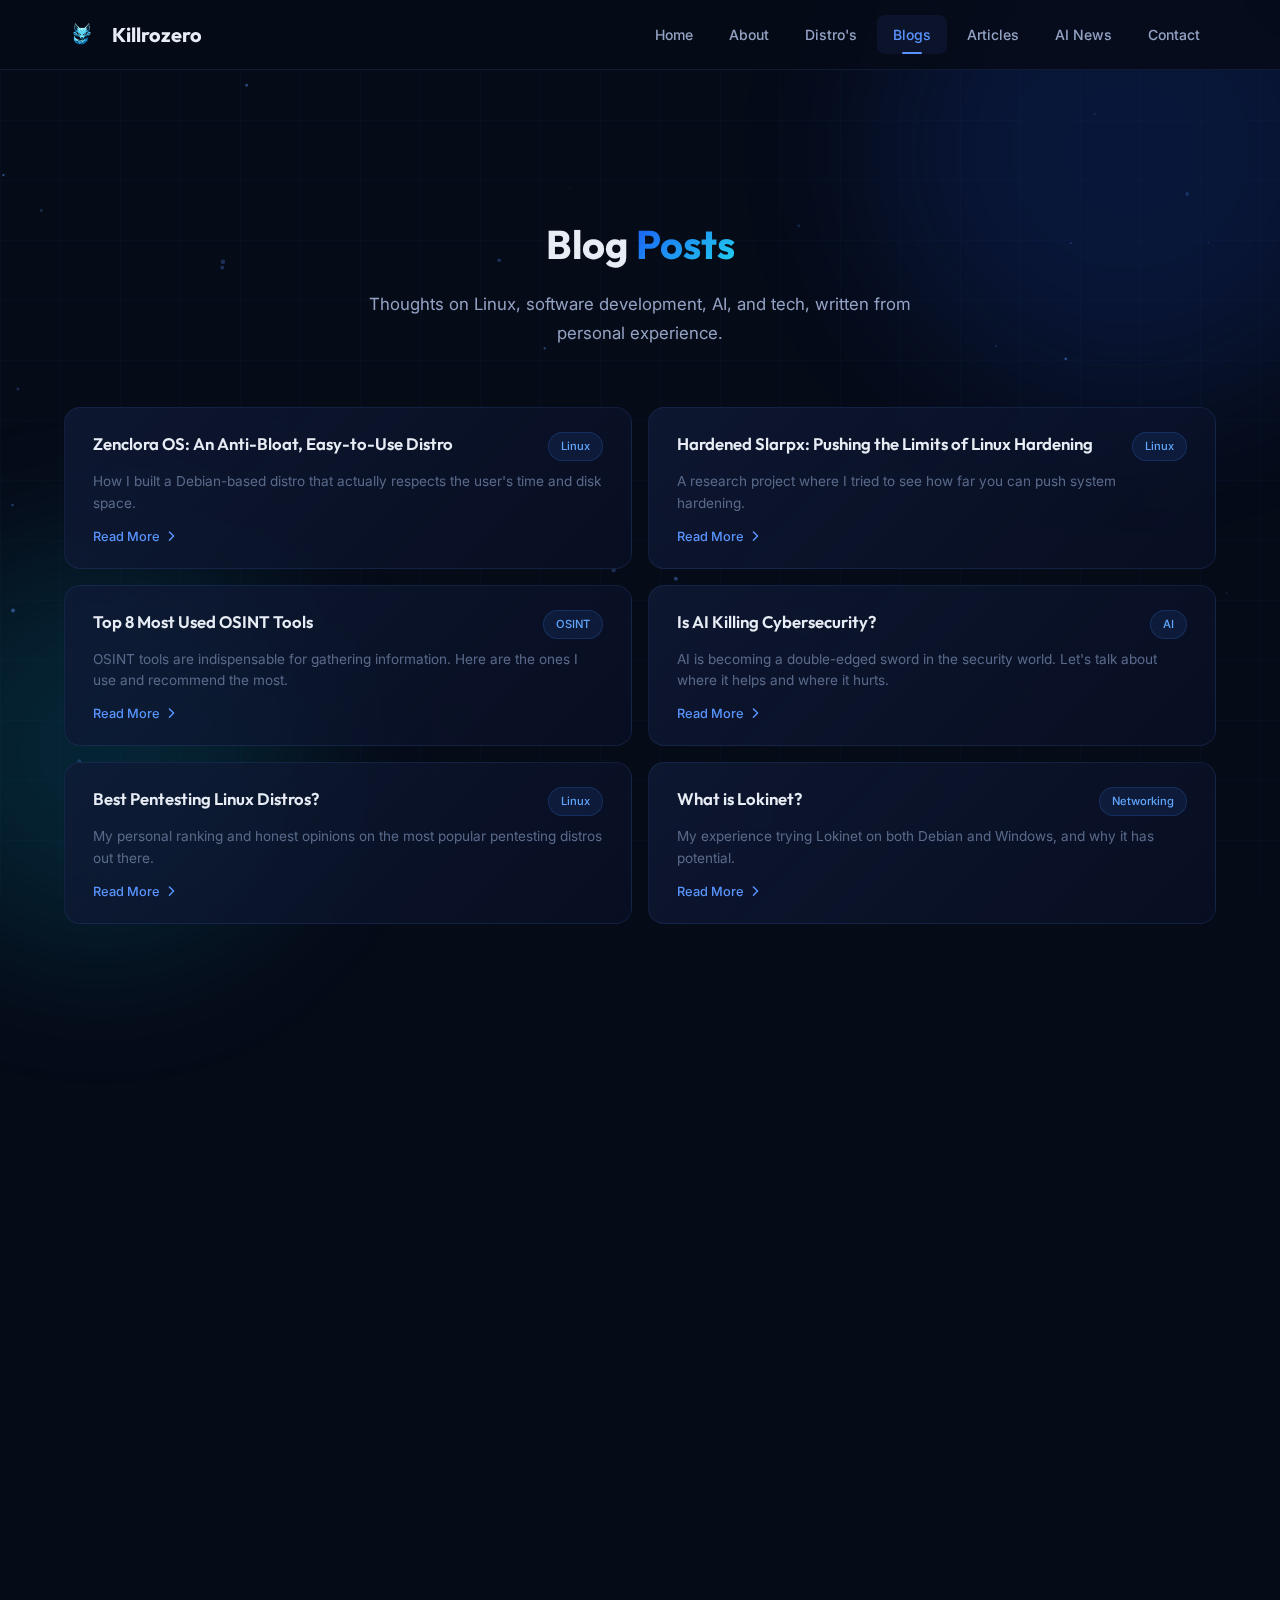
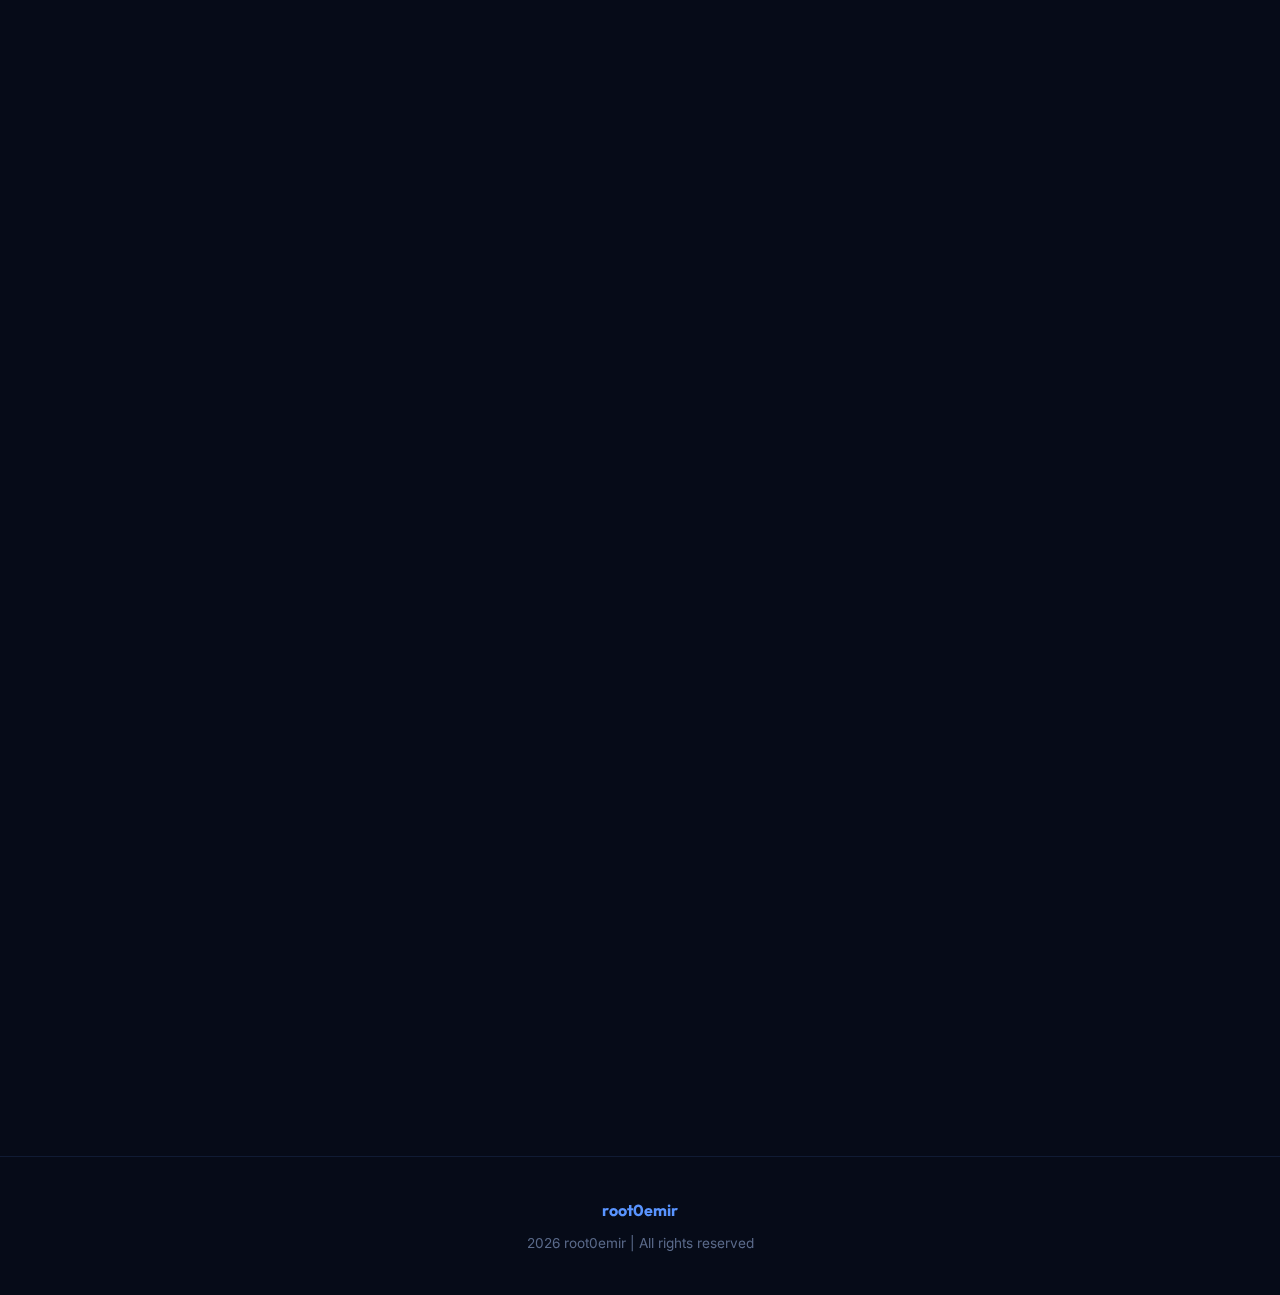
<file: blogs.html>
<!DOCTYPE html>
<html lang="en">

<head>
    <meta charset="UTF-8">
    <meta name="viewport" content="width=device-width, initial-scale=1.0">
    <title>Blogs | root0emir</title>
    <meta name="description" content="Blog posts by root0emir on Linux, software development, AI/ML, and more.">
    <link rel="stylesheet" href="static/styles.css">
    <link rel="icon" href="Assets/root0icon.png" type="image/x-icon">
    <link rel="stylesheet" href="https://cdnjs.cloudflare.com/ajax/libs/font-awesome/6.5.0/css/all.min.css">
</head>

<body>
    <div class="bg-grid"></div>
    <div class="bg-orb bg-orb-1"></div>
    <div class="bg-orb bg-orb-2"></div>
    <canvas id="bg-particles" class="bg-canvas"></canvas>

    <nav class="navbar" id="navbar">
        <div class="nav-inner">
            <a href="index.html" class="nav-brand">
                <div class="brand-icon"><img src="Assets/root0icon.png" alt="Killrozero"></div>Killrozero<span
                    class="accent"></span>
            </a>
            <div class="nav-links" id="nav-links">
                <a href="index.html">Home</a>
                <a href="about.html">About</a>
                <a href="distros.html">Distro's</a>
                <a href="blogs.html" class="active">Blogs</a>
                <a href="articles.html">Articles</a>
                <a href="ainews.html">AI News</a>
                <a href="contact.html">Contact</a>
            </div>
            <button class="nav-toggle" id="nav-toggle"
                aria-label="Toggle menu"><span></span><span></span><span></span></button>
        </div>
    </nav>

    <div class="page-content" style="padding-top:calc(var(--nav-height) + 40px);">
        <section class="section">
            <div class="container">
                <div class="section-header reveal">
                    <h2>Blog <span class="accent">Posts</span></h2>
                    <p>Thoughts on Linux, software development, AI, and tech, written from personal experience.</p>
                </div>

                <div class="blog-grid">

                    <!-- Blog: Zenclora OS -->
                    <div class="blog-card reveal">
                        <div class="blog-card-header">
                            <h3>Zenclora OS: An Anti-Bloat, Easy-to-Use Distro</h3>
                            <span class="tag"
                                style="background:rgba(59,130,246,0.1);color:#60a5fa;border-color:rgba(59,130,246,0.2);">Linux</span>
                        </div>
                        <p>How I built a Debian-based distro that actually respects the user's time and disk space.</p>
                        <div class="blog-excerpt">
                            <div class="blog-content">
                                <p>I keep an eye on new Debian-based distros regularly, I like to see what people are
                                    building. But honestly? Most of the time it is just another distro with a different
                                    wallpaper and the same bloated software stack. LibreOffice, video editors, audio
                                    studios... do I really need all that out of the box? No. Nobody asked for it, but it
                                    comes pre-installed anyway.</p>
                                <p>That is exactly why I started Zenclora. I wanted a bloat-free, easy-to-use distro
                                    that works for everyone without forcing unnecessary software down your throat. You
                                    install what you need, nothing more.</p>
                                <p>One of the most annoying things about Debian is that many popular packages are not in
                                    the repos. Steam, Spotify, VSCode, Brave... you have to hunt down repos and keys on
                                    the internet. That is a terrible experience especially for newcomers. So I developed
                                    something to fix this.</p>
                                <p>I created shortcut commands that make the whole process instant. Instead of searching
                                    the internet for an hour, you just type: <code>install-brave</code>,
                                    <code>install-steam</code>, <code>install-vscode</code>,
                                    <code>install-spotify</code>, <code>install-flatpak</code>. That is it. Your entire
                                    setup is done in about a minute. On vanilla Debian that would easily take an hour or
                                    more.
                                </p>
                                <p>System management is the same story. Updating everything? <code>sudo update</code>.
                                    Cleaning up unused packages? <code>sudo cleanup</code>. Changing DNS?
                                    <code>sudo change-dns</code>. No digging through config files, no getting lost in
                                    the terminal.
                                </p>
                                <p>In the 2.0 update, I consolidated all these commands under ZPM (Zen Package Manager).
                                    Now you have even more system control commands, package removal support, and some
                                    handy little utilities. Examples: <code>sudo zen install steam</code>,
                                    <code>sudo zen system dns</code>, <code>sudo zen tools formatusb</code>.
                                </p>
                                <p>I usually do not use my own distros because I test them so many times in VMs and live
                                    boots that the fun wears off. But Zenclora was different. I actually used it for a
                                    long time because setting up my whole environment took literally one minute. That
                                    says something.</p>
                                <p>I am trying to do more than just change the wallpaper and slap KDE on Debian. I want
                                    to actually solve problems and make things easier for new users.</p>
                            </div>
                        </div>
                        <button class="blog-read-more"><span>Read More</span> <i
                                class="fas fa-chevron-down"></i></button>
                    </div>

                    <!-- Blog: Hardened Slarpx -->
                    <div class="blog-card reveal">
                        <div class="blog-card-header">
                            <h3>Hardened Slarpx: Pushing the Limits of Linux Hardening</h3>
                            <span class="tag"
                                style="background:rgba(59,130,246,0.1);color:#60a5fa;border-color:rgba(59,130,246,0.2);">Linux</span>
                        </div>
                        <p>A research project where I tried to see how far you can push system hardening.</p>
                        <div class="blog-excerpt">
                            <div class="blog-content">
                                <p>I asked myself one day: how far can I actually push hardening? Not the standard stuff
                                    everyone does, but really testing the boundaries. In my free time I started a
                                    research project and called it Hardened Slarpx.</p>
                                <p>Heavy mitigations, aggressive hardening, and a strict firewall were the baseline. But
                                    that was not enough for me, I was looking for something different. Beyond the
                                    traditional hardening approach, my goal was this: the system would actively fight
                                    back against attacks and sabotage the attacker's path.</p>
                                <p>I developed two custom modules: <strong>Xennytsu</strong> and
                                    <strong>Poison</strong>.
                                </p>
                                <p>While developing Xennytsu, I thought about it like this: there are certain suspicious
                                    commands that a regular Linux user would never randomly execute. Xennytsu monitors
                                    these and kills the process. It works on a whitelist basis, so it does not touch
                                    normal Linux programs. It runs every 250ms, balancing performance and speed. It is
                                    effective against automated exploits and mid-level attacks, but honestly it is
                                    vulnerable to advanced exploits, very fast exploits, and kernel-level attacks.</p>
                                <p>Poison takes a different approach. It adds random jitters to things like
                                    <code>/dev/random</code> and <code>/dev/urandom</code> during suspicious activity.
                                    Some exploits are very time-dependent, and these small perturbations aim to sabotage
                                    the exploit's timing.
                                </p>
                                <p>The firewall is extremely strict. Only basic protocols like HTTPS, HTTP, and DNS are
                                    allowed. The distro does not support system-level VPN or Tor. This is strict, yes,
                                    but it fundamentally blocks many attacks like C2 and RAT connections. Even if an
                                    attacker gets in, they probably cannot exfiltrate data. The system is also forced to
                                    use Quad9 DNS and only allows known DNS services, so many suspicious domains get
                                    blocked before they can even resolve.</p>
                                <p>Unlike other hardened distros, Slarpx follows a no-logging policy. I disabled command
                                    history and some other logs. Logs might seem important for security, but they are
                                    also a huge advantage for attackers. Logs give away system information and help
                                    attackers choose the right exploit. Let's be honest, how many people actually sit
                                    there analyzing auditd logs to hunt down an attacker? Very few. Xennytsu, Poison,
                                    and the other hardening mechanisms do their job silently. In my opinion, a silent
                                    system is a more secure system because it gives away less information about you.</p>
                                <p>For the next version I am planning to develop a more strict anti-log module at the
                                    userspace level. The goal is to prevent information leakage as much as possible.</p>
                            </div>
                        </div>
                        <button class="blog-read-more"><span>Read More</span> <i
                                class="fas fa-chevron-down"></i></button>
                    </div>

                    <!-- Blog: Top 8 OSINT Tools -->
                    <div class="blog-card reveal">
                        <div class="blog-card-header">
                            <h3>Top 8 Most Used OSINT Tools</h3>
                            <span class="tag"
                                style="background:rgba(59,130,246,0.1);color:#60a5fa;border-color:rgba(59,130,246,0.2);">OSINT</span>
                        </div>
                        <p>OSINT tools are indispensable for gathering information. Here are the ones I use and
                            recommend the most.</p>
                        <div class="blog-excerpt">
                            <div class="blog-content">
                                <p>Open Source Intelligence is one of the most used disciplines by security researchers
                                    and pentesters. It means collecting information about a target entirely from
                                    publicly available data without any direct access, and with the right tools you can
                                    reach an incredible amount of information.</p>
                                <p>The OSINT tools I use the most are: <strong>Maltego</strong>, which is unmatched in
                                    data correlation and visualization. It is perfect for seeing connections between
                                    targets. The graph-based interface makes it incredibly intuitive to map out
                                    relationships between people, organizations, domains, and IP addresses. You can
                                    write custom transforms or use community-built ones, which expands its capabilities
                                    enormously.</p>
                                <p><strong>theHarvester</strong> is great for collecting email addresses, subdomains,
                                    and host information from various public sources like search engines, PGP key
                                    servers, and the Shodan database. It is lightweight, fast, and perfect for the
                                    initial reconnaissance phase.</p>
                                <p><strong>Shodan</strong> is a search engine that indexes every internet-connected
                                    device. From IoT devices to servers, you can find everything. What makes Shodan
                                    truly powerful is its ability to search by specific banners, ports, protocols, and
                                    even vulnerabilities. You would be surprised how many industrial control systems are
                                    exposed to the internet.</p>
                                <p><strong>SpiderFoot</strong> is very powerful for automated OSINT collection. It can
                                    scan hundreds of data sources and correlate the findings automatically. Its modular
                                    architecture means you can add new data sources easily.</p>
                                <p><strong>Recon-ng</strong> has a modular structure similar to Metasploit. It provides
                                    a familiar interface for anyone who has used Metasploit, with workspaces, modules,
                                    and reporting capabilities built in.</p>
                                <p><strong>OSINT Framework</strong> is a web-based resource collection where you can
                                    quickly reach the tool you need. It categorizes OSINT resources by type.</p>
                                <p><strong>Google Dorking</strong>, yes, Google itself is a tremendous OSINT tool. With
                                    the right queries you can reach sensitive information like exposed documents, login
                                    pages, configuration files, and database dumps. Operators like site:, filetype:,
                                    inurl:, and intitle: are incredibly powerful when combined correctly.</p>
                                <p>And finally <strong>Censys</strong>, similar to Shodan but more academically focused,
                                    very useful for certificate and host searches. When you use these tools together,
                                    you can create a comprehensive target profile. But remember, OSINT is not just about
                                    collecting data, it is about correctly analyzing it.</p>
                            </div>
                        </div>
                        <button class="blog-read-more"><span>Read More</span> <i
                                class="fas fa-chevron-down"></i></button>
                    </div>

                    <!-- Blog: Is AI Killing Cybersecurity -->
                    <div class="blog-card reveal">
                        <div class="blog-card-header">
                            <h3>Is AI Killing Cybersecurity?</h3>
                            <span class="tag"
                                style="background:rgba(59,130,246,0.1);color:#60a5fa;border-color:rgba(59,130,246,0.2);">AI</span>
                        </div>
                        <p>AI is becoming a double-edged sword in the security world. Let's talk about where it helps
                            and where it hurts.</p>
                        <div class="blog-excerpt">
                            <div class="blog-content">
                                <p>AI keeps getting better at both attacking and defending systems. On the defense side
                                    LLMs can analyze logs and detect anomalies faster than any human team. They can
                                    correlate events across millions of log entries, identify patterns that would take
                                    analysts hours, and generate incident reports in seconds. On the attack side they
                                    can generate phishing emails that are nearly indistinguishable from real ones, find
                                    vulnerabilities at scale, and even write custom malware.</p>
                                <p>What concerns me most is that AI lowers the barrier of entry for attackers
                                    dramatically. You no longer need deep technical knowledge to launch sophisticated
                                    attacks, an LLM can walk you through it step by step. Script kiddies now have access
                                    to nation-state level sophistication. This was not possible even two years ago and
                                    it
                                    changes the entire threat landscape.</p>
                                <p>On the other hand AI is also creating new jobs and roles. Prompt engineering for
                                    security, AI red teaming, and model auditing are becoming real specializations.
                                    Companies
                                    are hiring people specifically to test AI systems for vulnerabilities and biases.
                                    The
                                    field is not dying, it is transforming. People who adapt will thrive but those
                                    sticking to the old ways will struggle.</p>
                                <p>I have seen tools like GitHub Copilot generate code with obvious security flaws,
                                    SQL injections, hardcoded credentials, and missing input validation. Developers
                                    blindly
                                    accepting AI-generated code without review is creating a whole new class of
                                    vulnerabilities. The irony is that AI is both the problem and the potential
                                    solution.</p>
                                <p>The real danger is not AI replacing humans, it is humans blindly trusting AI. AI
                                    hallucinates, makes mistakes, and can be manipulated through prompt injection and
                                    adversarial attacks. If we remove human oversight from the security pipeline, we are
                                    building a house of cards. The winners will be the ones who learn to use AI as a
                                    force multiplier while maintaining critical thinking and manual verification.</p>
                            </div>
                        </div>
                        <button class="blog-read-more"><span>Read More</span> <i
                                class="fas fa-chevron-down"></i></button>
                    </div>

                    <!-- Blog: Best Pentesting Distros -->
                    <div class="blog-card reveal">
                        <div class="blog-card-header">
                            <h3>Best Pentesting Linux Distros?</h3>
                            <span class="tag"
                                style="background:rgba(59,130,246,0.1);color:#60a5fa;border-color:rgba(59,130,246,0.2);">Linux</span>
                        </div>
                        <p>My personal ranking and honest opinions on the most popular pentesting distros out there.</p>
                        <div class="blog-excerpt">
                            <div class="blog-content">
                                <p>My ranking: 4-BackBox, 3-Kali, 2-Parrot, 1-Pentoo.</p>
                                <p>BackBox looks clean and nice, and its built-in anonymous mode is pretty cool. But it
                                    does not seem very actively maintained these days, which is a big downside if you
                                    need up-to-date tools.</p>
                                <p>Kali is the standard, everyone knows it. It is solid, well-maintained, and has the
                                    largest tool collection. Honestly not much to criticize, it just works. If you are
                                    starting out, Kali is fine.</p>
                                <p>Parrot OS is hands down my favorite and I used it for a very long time. Anonsurf is
                                    fantastic, the software selection is great, and it is incredibly stable. Unlike
                                    Kali, you do not have to deal with constant breakage and update issues. It just
                                    works without drama.</p>
                                <p>Pentoo is my absolute favorite by a wide margin. Hardened Pentoo is both secure and
                                    powerful. I love the customization flexibility that comes from Gentoo. The
                                    installers remove Gentoo's notoriously complicated installation process. It does not
                                    come bloated with software you will never use, you just pull the pentest tools you
                                    actually need from the repos. Clean and efficient.</p>
                                <p>One thing I want to mention is that the distro you use for pentesting matters less
                                    than your actual skills. I have seen people obsess over which distro to use instead
                                    of actually learning the methodology. Any of these distros will give you the tools,
                                    but the knowledge has to come from you. Start with whichever feels comfortable and
                                    focus on understanding what the tools actually do under the hood.</p>
                            </div>
                        </div>
                        <button class="blog-read-more"><span>Read More</span> <i
                                class="fas fa-chevron-down"></i></button>
                    </div>

                    <!-- Blog: Lokinet -->
                    <div class="blog-card reveal">
                        <div class="blog-card-header">
                            <h3>What is Lokinet?</h3>
                            <span class="tag"
                                style="background:rgba(59,130,246,0.1);color:#60a5fa;border-color:rgba(59,130,246,0.2);">Networking</span>
                        </div>
                        <p>My experience trying Lokinet on both Debian and Windows, and why it has potential.</p>
                        <div class="blog-excerpt">
                            <div class="blog-content">
                                <p>When I tried to install it on Debian I noticed the repo had not been signed in a long
                                    time. I installed it anyway and wanted to try it out. I replaced the network
                                    interface with Lokinet's to use it at the system level. After a lot of tinkering I
                                    managed to ping .loki sites and it worked.</p>
                                <p>However I could not use exit nodes. I tried exit.loki but it did not work. On Windows
                                    it did not work at all, and I think they might have dropped Windows support in
                                    recent updates.</p>
                                <p>I think the biggest advantage of Lokinet is the ability to rent exit nodes. Most
                                    sites and popular social media platforms now block Tor or hit you with endless
                                    CAPTCHAs and extra verification. If the network were more active and updated more
                                    frequently I would definitely rent an exit node.</p>
                                <p>The biggest advantage over Tor is that it can anonymize traffic beyond just TCP. That
                                    is a significant technical advantage that Tor simply cannot match due to its design
                                    constraints. UDP, ICMP, everything goes through Lokinet. This opens up possibilities
                                    for VoIP, gaming, and other latency-sensitive applications that simply do not work
                                    over Tor.</p>
                                <p>The underlying technology, Oxen's service node network, is interesting because node
                                    operators have a financial incentive to keep their nodes running and performing
                                    well.
                                    This is a fundamentally different model from Tor where relay operators are
                                    volunteers.
                                    Whether this leads to a more reliable network long-term remains to be seen, but the
                                    concept is sound.</p>
                                <p>If Lokinet gets more active development and better documentation, I think it could
                                    become a real alternative to Tor for many use cases. Right now it is still too rough
                                    around the edges for daily use, but I am keeping an eye on it.</p>
                            </div>
                        </div>
                        <button class="blog-read-more"><span>Read More</span> <i
                                class="fas fa-chevron-down"></i></button>
                    </div>

                    <!-- Blog: Distros for Newcomers -->
                    <div class="blog-card reveal">
                        <div class="blog-card-header">
                            <h3>Linux Distros I Recommend for Newcomers</h3>
                            <span class="tag"
                                style="background:rgba(59,130,246,0.1);color:#60a5fa;border-color:rgba(59,130,246,0.2);">Linux</span>
                        </div>
                        <p>If you are new to Linux, these are the distros I honestly think will give you the best first
                            experience.</p>
                        <div class="blog-excerpt">
                            <div class="blog-content">
                                <p>My recommendations: 1-Pop!_OS, 2-Linux Mint, 3-Sparky Linux, 4-Zorin OS, 5-Big Linux.
                                </p>
                                <p>In my opinion the single biggest thing that makes Linux easy for new users is
                                    software stores. With these distros you can do almost everything without ever
                                    touching the command line. You open the store, search for the app, click install.
                                    Done. Just like you would on Windows or macOS.</p>
                                <p>Pop!_OS stands out with its excellent driver support especially for NVIDIA users.
                                    Linux Mint feels like a comfortable home for Windows users. Sparky is impressively
                                    lightweight yet full-featured. Zorin feels polished and premium. Big Linux is great
                                    if you want something that works well out of the box with wide language support.</p>
                                <p>The key is: do not start with Arch. Do not start with Gentoo. Start with something
                                    that lets you actually use your computer while you learn Linux at your own pace. You
                                    can always switch to more advanced distros later when you actually understand what
                                    you are doing and why.</p>
                                <p>I also want to add: do not let anyone tell you that you are not a "real Linux user"
                                    because you use a beginner-friendly distro. That gatekeeping is toxic. Ubuntu, Mint,
                                    Pop are all perfectly valid daily drivers. I know people who have been using Mint
                                    for
                                    years and are more productive than people who spend all day tweaking their Arch
                                    config. Use whatever works for you and makes you productive.</p>
                            </div>
                        </div>
                        <button class="blog-read-more"><span>Read More</span> <i
                                class="fas fa-chevron-down"></i></button>
                    </div>

                    <!-- Blog: Best Gaming Distros -->
                    <div class="blog-card reveal">
                        <div class="blog-card-header">
                            <h3>Best Linux Distros for Gaming</h3>
                            <span class="tag"
                                style="background:rgba(59,130,246,0.1);color:#60a5fa;border-color:rgba(59,130,246,0.2);">Linux</span>
                        </div>
                        <p>I have actually gamed seriously on Linux and here is what I think about the popular gaming
                            distros.</p>
                        <div class="blog-excerpt">
                            <div class="blog-content">
                                <p>My ranking: 1-Garuda, 2-Bazzite, 3-Pop!_OS, 4-Nobara.</p>
                                <p>The distro I used the longest was Garuda. I played many games on it and had zero
                                    issues. In World of Warcraft Cata Classic I actually got more FPS than on Windows! I
                                    installed the Gaming Edition and the Zen kernel provided a clearly noticeable FPS
                                    boost. Driver support is already excellent on Garuda. The Chaotic-AUR gives you
                                    access to pre-built AUR packages which means you do not have to compile everything
                                    from source, huge time saver.</p>
                                <p>I also used Nobara. Performance was good and it has kernel-level customizations, but
                                    the updates were always problematic for me. Nobara's update process just did not
                                    work well, updates would take hours and sometimes break things. I could not tolerate
                                    that for long. That said, GloriousEggroll's work on Proton-GE is incredible and
                                    Nobara benefits from that directly.</p>
                                <p>Pop!_OS is not as performant as the others gaming-wise, but it wins on ease of use.
                                    If you just want to game without fiddling with settings, it is a solid choice.
                                    System76's NVIDIA driver integration is probably the best in the Linux world, which
                                    matters a lot for gaming.</p>
                                <p>I did not spend much time with Bazzite, but from what I saw the performance and ease
                                    of use look promising. It is a relatively new distro but it is rapidly gaining a
                                    good reputation in the Linux gaming community. The immutable base means you
                                    basically cannot break your system, which is great if you like to tinker.</p>
                                <p>Now let me talk about the gaming ecosystem in general. Proton and Wine have come
                                    an incredibly long way. Five years ago playing AAA titles on Linux was a dream, now
                                    it is basically plug and play for most games. Valve's investment in Proton through
                                    the Steam Deck has been the single biggest contribution to Linux gaming ever. The
                                    compatibility layer handles DirectX to Vulkan translation, Windows API calls, and
                                    even some anti-cheat integration transparently.</p>
                                <p>Speaking of anti-cheat, this is still the biggest pain point. EasyAntiCheat and
                                    BattlEye have Linux support but many game developers simply do not enable it.
                                    Games like Fortnite, Valorant, and PUBG still do not work on Linux because of
                                    kernel-level anti-cheat requirements. This is frustrating but slowly improving.</p>
                                <p>For getting the most performance out of your system, here are my tips: use the
                                    Zen or Liquorix kernel instead of the generic one. Enable GameMode by Feral
                                    Interactive, it automatically tunes your system when a game launches. Use
                                    MangoHud for an FPS overlay and performance monitoring. Install Lutris for
                                    managing non-Steam games, it handles all the Wine configuration for you.
                                    And if you have an NVIDIA card, always use the proprietary drivers, the
                                    open-source nouveau drivers are not good enough for gaming.</p>
                                <p>One last thing: if you are dual-booting, keep a separate partition for your
                                    games. You can actually mount your Windows NTFS game partition from Linux and
                                    play some games directly from there without re-downloading. This saved me
                                    hundreds of gigabytes of disk space.</p>
                            </div>
                        </div>
                        <button class="blog-read-more"><span>Read More</span> <i
                                class="fas fa-chevron-down"></i></button>
                    </div>

                    <!-- Blog: Which Browser to Choose -->
                    <div class="blog-card reveal">
                        <div class="blog-card-header">
                            <h3>Which Browser Should You Choose?</h3>
                            <span class="tag"
                                style="background:rgba(59,130,246,0.1);color:#60a5fa;border-color:rgba(59,130,246,0.2);">Tech</span>
                        </div>
                        <p>My honest reviews of the browsers I have actually used daily.</p>
                        <div class="blog-excerpt">
                            <div class="blog-content">
                                <p><strong>Brave:</strong> Despite losing points for the ads and crypto nonsense, I
                                    think Brave captures the best balance between daily usability and security. Though
                                    the Chrome dependency is still a big negative.</p>
                                <p><strong>Firefox:</strong> A basic and classic browser. I do not have strong opinions
                                    on it. For security I would not choose it as-is, LibreWolf is a better alternative
                                    with better defaults out of the box.</p>
                                <p><strong>Zen Browser:</strong> Clean, simple, and I like it. Not bad on the security
                                    front either, though it requires some manual configuration to get the most out of
                                    it. Great for people who want a minimal browsing experience.</p>
                                <p><strong>Chrome:</strong> The sync feature is incredible, I used Chrome for a very
                                    long time. Especially if you switch distros every week like me, just sign into your
                                    Google account and all your bookmarks and passwords are right where you left them.
                                    But from a security perspective, Chrome is a complete disaster. Ublock Origin is no
                                    longer supported, and performance-wise it is terrible. RAM hog too.</p>
                                <p><strong>Opera GX:</strong> I used it for a while. I liked the interface aesthetics
                                    but security-wise it is mid at best. Performance was bad, lots of freezing and
                                    crashes. RAM usage was also excessive. Hard to recommend.</p>
                                <p>Overall, I think the browser landscape is frustrating. The Chromium monopoly means
                                    Google effectively controls web standards. Firefox-based browsers are the only real
                                    alternative engine, but they keep losing market share. If Firefox dies, we are stuck
                                    with a Google-controlled web. That is why I try to support Firefox-based browsers
                                    even when Chromium-based ones are technically more convenient. Competition matters.
                                </p>
                                <p>My current daily setup: Brave for general browsing with shields up, and a hardened
                                    Firefox profile for anything sensitive. I keep them separate on purpose. Browser
                                    fingerprinting is real and using the same browser for everything makes tracking
                                    trivially easy. Compartmentalization is key.</p>
                            </div>
                        </div>
                        <button class="blog-read-more"><span>Read More</span> <i
                                class="fas fa-chevron-down"></i></button>
                    </div>

                    <!-- Blog: Free VPN -->
                    <div class="blog-card reveal">
                        <div class="blog-card-header">
                            <h3>Free VPNs: You Are the Product</h3>
                            <span class="tag"
                                style="background:rgba(59,130,246,0.1);color:#60a5fa;border-color:rgba(59,130,246,0.2);">Tech</span>
                        </div>
                        <p>Why you should stop installing random free VPNs and what you should use instead.</p>
                        <div class="blog-excerpt">
                            <div class="blog-content">
                                <p>Please stop downloading VPNs with names like "Super Duper Mega Fast VPN" on your
                                    phones. These free VPN apps are not protecting you, they are harvesting your data.
                                    Your browsing history, your DNS queries, your traffic metadata, all of it gets
                                    collected and sold. You are not the customer, you are the product.</p>
                                <p>If you need a VPN, my top recommendation is Mullvad VPN. They accept anonymous
                                    payments, do not require an email to sign up, and have been independently audited.
                                    After Mullvad, ProtonVPN is a solid second choice with a usable free tier that
                                    actually respects your data.</p>
                                <p>The fundamental rule is simple: if a VPN service is free and seems too good to be
                                    true, it probably is. Running VPN infrastructure costs money: servers, bandwidth,
                                    maintenance, legal compliance. If they are not charging you, someone else is paying,
                                    and that someone wants your data in return.</p>
                                <p>I also want to mention: even paid VPNs are not magic privacy tools. Your VPN provider
                                    can still see your traffic. You are essentially shifting trust from your ISP to the
                                    VPN provider. So choose one that has been independently audited and has a proven
                                    track
                                    record. Mullvad has been raided by police and had nothing to hand over because they
                                    genuinely do not log. That is the level of trust you should be looking for.</p>
                                <p>And no, you do not need a VPN for everything. If you are just browsing the web
                                    normally, HTTPS already encrypts your traffic. A VPN is useful for hiding your
                                    traffic
                                    from your ISP, bypassing geo-restrictions, or when using untrusted networks like
                                    public WiFi. Stop treating it as a magical security shield because it is not.</p>
                            </div>
                        </div>
                        <button class="blog-read-more"><span>Read More</span> <i
                                class="fas fa-chevron-down"></i></button>
                    </div>

                    <!-- Blog: Why AI Music is Bad -->
                    <div class="blog-card reveal">
                        <div class="blog-card-header">
                            <h3>Why AI Music Generators Still Suck</h3>
                            <span class="tag"
                                style="background:rgba(59,130,246,0.1);color:#60a5fa;border-color:rgba(59,130,246,0.2);">AI</span>
                        </div>
                        <p>AI can write code, generate images, but music? Not quite there yet in my opinion.</p>
                        <div class="blog-excerpt">
                            <div class="blog-content">
                                <p>I can immediately tell whether a beat was generated by AI because it still produces
                                    this weird subtle tonal quality. No matter what genre you make or how detailed your
                                    prompt is, a careful listener will absolutely notice it is AI-generated.</p>
                                <p>The technology is getting better fast, but right now AI music lacks soul. It can
                                    mimic patterns and structures, but it cannot capture the feel that makes a track
                                    truly slap. It is too perfect in the wrong way, too sterile. Real music has
                                    imperfections that give it character.</p>
                                <p>Maybe in a few years this will change, but today? If you are producing music and
                                    relying entirely on AI, people who actually listen carefully will notice. Use it as
                                    a starting point or for inspiration maybe, but do not pass it off as your own craft.
                                </p>
                                <p>Where I think AI music tools actually shine right now is in background music and
                                    sound design. Ambient tracks, lo-fi beats, game soundtracks, things where the
                                    listener
                                    is not paying close attention to every note. For that, AI is genuinely useful and
                                    saves
                                    a lot of time. But for a song that is meant to be listened to actively and enjoyed,
                                    we are still far from replacing human musicians.</p>
                                <p>The ethical side is also messy. AI models are trained on copyrighted music without
                                    the artists' consent. The whole discourse around AI art applies here too. I think we
                                    need better regulations and transparency about what data these models are trained on
                                    before the technology matures further.</p>
                            </div>
                        </div>
                        <button class="blog-read-more"><span>Read More</span> <i
                                class="fas fa-chevron-down"></i></button>
                    </div>

                    <!-- Blog: 1 Month with BSD -->
                    <div class="blog-card reveal">
                        <div class="blog-card-header">
                            <h3>I Used BSD for One Month, Here is What Happened</h3>
                            <span class="tag"
                                style="background:rgba(59,130,246,0.1);color:#60a5fa;border-color:rgba(59,130,246,0.2);">BSD</span>
                        </div>
                        <p>My honest experience after spending a full month with GhostBSD as my daily driver.</p>
                        <div class="blog-excerpt">
                            <div class="blog-content">
                                <p>I installed GhostBSD. On my NVIDIA machine it would not even boot. On my AMD machine
                                    I had no driver issues whatsoever, so I cannot speak for the NVIDIA side of things.
                                </p>
                                <p>I had some audio issues and had to tweak some system files and configs to get sound
                                    working properly. For new users, this kind of thing can be a real dealbreaker. And
                                    unlike Linux, there are far fewer guide videos and articles out there to help you
                                    troubleshoot.</p>
                                <p>But overall? It was very fast and clean. I genuinely liked it.</p>
                                <p>The big problem: I could not install any of the apps I regularly use. Steam, Discord,
                                    VSCode, Brave, GitHub Desktop... none of them. It is still not as compatible as
                                    Linux in terms of application support, and I think that is BSD's biggest weakness
                                    right now. There are apparently some compatibility tools that can run Linux apps on
                                    BSD but I was too lazy to bother with them.</p>
                                <p>That said, it was fine for basic usage. I browsed the internet with Firefox, watched
                                    YouTube videos, no issues. The stability was incredible, when I used it GhostBSD was
                                    based on FreeBSD stable (I think it has moved to a rolling model now).</p>
                                <p>I used it for a full month without a single crash or issue. It was a nice experience.
                                    FreeBSD is evolving really fast and I hope it gets better app support and becomes
                                    more user-friendly in the future.</p>
                                <p>One thing I really appreciated was the documentation. FreeBSD and its derivatives
                                    have some of the best documentation in the entire open-source world. The FreeBSD
                                    Handbook is legendary for a reason. When I ran into issues, the official docs almost
                                    always had the answer. Linux distributions could learn a lot from this approach.</p>
                                <p>Would I daily drive BSD? Honestly, not yet. Not because the OS is bad, it is great,
                                    but because my workflow depends on too many Linux-specific applications. If I were
                                    running a server or a network appliance though, FreeBSD would absolutely be on my
                                    shortlist. The jails system alone is worth considering as an alternative to Docker
                                    containers.</p>
                            </div>
                        </div>
                        <button class="blog-read-more"><span>Read More</span> <i
                                class="fas fa-chevron-down"></i></button>
                    </div>

                    <!-- Blog: Veracrypt -->
                    <div class="blog-card reveal">
                        <div class="blog-card-header">
                            <h3>What is Veracrypt?</h3>
                            <span class="tag"
                                style="background:rgba(59,130,246,0.1);color:#60a5fa;border-color:rgba(59,130,246,0.2);">Security</span>
                        </div>
                        <p>Veracrypt is an open-source disk encryption tool with plausible deniability features.</p>
                        <div class="blog-excerpt">
                            <div class="blog-content">
                                <p>Veracrypt is the successor to TrueCrypt and honestly one of the best encryption tools
                                    available. It supports AES, Serpent, and Twofish encryption algorithms, and you can
                                    even cascade them for paranoid-level security. It works on Windows, macOS, and
                                    Linux.</p>
                                <p>The standout feature is hidden volumes. You can create a hidden encrypted volume
                                    inside another encrypted volume. Even if someone forces you to reveal your password,
                                    you give them the outer volume password. They see decoy files and have no way to
                                    prove the hidden volume even exists. That is plausible deniability at its finest.
                                </p>
                                <p>Full disk encryption, encrypted containers, and portable mode are all supported. If
                                    you are carrying sensitive data on a USB drive, there is really no excuse not to use
                                    it. Setup is straightforward and the documentation is excellent.</p>
                                <p>I personally use Veracrypt for my external drives. The peace of mind knowing that
                                    if I lose a USB stick, nobody can access the data on it, is worth the few extra
                                    seconds it takes to mount the volume. You can also create encrypted file containers
                                    that look like normal files, which is great for storing sensitive documents
                                    alongside
                                    regular files without drawing attention.</p>
                                <p>The performance impact is minimal on modern hardware. AES encryption is hardware
                                    accelerated on most CPUs released in the last decade, so you will barely notice any
                                    slowdown. If you are not encrypting your portable storage in 2026, you are taking an
                                    unnecessary risk.</p>
                            </div>
                        </div>
                        <button class="blog-read-more"><span>Read More</span> <i
                                class="fas fa-chevron-down"></i></button>
                    </div>

                    <!-- Blog: Don't Sell Your History -->
                    <div class="blog-card reveal">
                        <div class="blog-card-header">
                            <h3>Do Not Sell Your History with Your Computer</h3>
                            <span class="tag"
                                style="background:rgba(59,130,246,0.1);color:#60a5fa;border-color:rgba(59,130,246,0.2);">Security</span>
                        </div>
                        <p>When you sell your old computer, you might be giving away much more than hardware.</p>
                        <div class="blog-excerpt">
                            <div class="blog-content">
                                <p>People sell or give away their old laptops and desktops all the time without properly
                                    wiping the data. A simple format from Windows does not actually erase your files, it
                                    just marks the space as available. Anyone with basic data recovery tools can pull
                                    your photos, documents, passwords, and browser history from that drive.</p>
                                <p>Before selling any device, you should use a proper disk wiping tool. DBAN (Darik's
                                    Boot and Nuke) is free and does the job. For SSDs, use the manufacturer's secure
                                    erase tool since DBAN is designed for HDDs. Or better yet, use full disk encryption
                                    before you even start using the drive. That way even if someone recovers the data,
                                    it is encrypted garbage without the key.</p>
                                <p>This might sound paranoid but identity theft from sold devices is more common than
                                    people think. Take the extra 30 minutes to properly wipe your data. It could save
                                    you months of headaches dealing with compromised accounts and stolen identity.</p>
                                <p>Do not forget about smartphones either. A factory reset on most phones does not
                                    fully erase data. Use the built-in encryption before factory resetting, this ensures
                                    that even if someone recovers the encrypted data, it is useless without the key.
                                    And remove your SIM card and any SD cards before handing the device over.</p>
                            </div>
                        </div>
                        <button class="blog-read-more"><span>Read More</span> <i
                                class="fas fa-chevron-down"></i></button>
                    </div>

                    <!-- Blog: Onion Service Hardening -->
                    <div class="blog-card reveal">
                        <div class="blog-card-header">
                            <h3>Onion Service Hardening: DDoS and Leak Prevention</h3>
                            <span class="tag"
                                style="background:rgba(59,130,246,0.1);color:#60a5fa;border-color:rgba(59,130,246,0.2);">Security</span>
                        </div>
                        <p>How to properly secure an onion service against DDoS attacks and prevent real IP leaks.</p>
                        <div class="blog-excerpt">
                            <div class="blog-content">
                                <p>Running an onion service is one thing, keeping it secure and anonymous is another.
                                    The most common attack vectors are DDoS floods and IP leaks through misconfigured
                                    services. Both can completely compromise your operation.</p>
                                <p>For DDoS protection, rate limiting at the Tor configuration level is essential. Use
                                    HiddenServiceMaxStreams and configure connection limits carefully. Vanguards add-on
                                    provides extra guard relay protection. On the server side, configure iptables to
                                    only accept connections from localhost on the service port, this ensures traffic can
                                    only come through Tor.</p>
                                <p>IP leaks are the silent killer. Always bind your service exclusively to 127.0.0.1.
                                    Never use a server that also has clearnet services. DNS leaks, error pages revealing
                                    server info, and application-level leaks in headers are surprisingly common
                                    mistakes. Regularly audit your service with proper OPSEC checklists.</p>
                                <p>One often overlooked aspect is clock skew. Your server's system time can be used as
                                    a fingerprint. If an adversary can correlate your server's clock drift with known
                                    servers, they can narrow down your identity. Use NTP carefully and consider
                                    randomizing timestamps in your application layer.</p>
                                <p>Content-based attacks are also a real threat. If someone uploads a file to your
                                    service that phones home (like an image with tracking pixels or a document that
                                    makes external requests), your real IP could be leaked. Sanitize all user uploads
                                    and strip metadata aggressively.</p>
                            </div>
                        </div>
                        <button class="blog-read-more"><span>Read More</span> <i
                                class="fas fa-chevron-down"></i></button>
                    </div>

                    <!-- Blog: Firejail and Bubblewrap -->
                    <div class="blog-card reveal">
                        <div class="blog-card-header">
                            <h3>Isolation: Firejail vs Bubblewrap</h3>
                            <span class="tag"
                                style="background:rgba(59,130,246,0.1);color:#60a5fa;border-color:rgba(59,130,246,0.2);">Linux</span>
                        </div>
                        <p>Application sandboxing on Linux using Firejail and Bubblewrap, what they do and when to use
                            each.</p>
                        <div class="blog-excerpt">
                            <div class="blog-content">
                                <p>Application isolation is one of the most underrated security practices on Linux.
                                    Firejail and Bubblewrap (bwrap) are two tools that sandbox applications, limiting
                                    what they can see and do on your system.</p>
                                <p>Firejail is the easier option. It comes with hundreds of pre-built profiles for
                                    popular applications. Just prefix any command with <code>firejail</code> and the app
                                    runs in a restricted environment. It uses Linux namespaces, seccomp filters, and
                                    capability dropping. Great for quickly sandboxing browsers, media players, and other
                                    network-facing applications.</p>
                                <p>Bubblewrap is lower-level and more flexible. It is what Flatpak uses under the hood.
                                    You have to manually specify what the sandboxed process can access: which
                                    directories, which devices, which environment variables. It is more work but gives
                                    you precise control. I even built a tool called Plaztek around bwrap for rule-based
                                    isolation.</p>
                                <p>When to use which? Firejail for quick and easy sandboxing with sensible defaults.
                                    Bubblewrap when you need fine-grained control or are building something custom. Both
                                    are infinitely better than running everything with full system access.</p>
                                <p>A practical tip: if you are on a systemd-based distro, you can also use systemd's
                                    built-in sandboxing features like PrivateTmp, NoNewPrivileges, and
                                    ProtectSystem=strict for your services. It is not as flexible as Firejail or bwrap
                                    for desktop apps, but for daemons and background services it is excellent and
                                    does not require any additional packages.</p>
                            </div>
                        </div>
                        <button class="blog-read-more"><span>Read More</span> <i
                                class="fas fa-chevron-down"></i></button>
                    </div>

                    <!-- Blog: Quantum and Tor -->
                    <div class="blog-card reveal">
                        <div class="blog-card-header">
                            <h3>Can Quantum Computers Break Tor Encryption?</h3>
                            <span class="tag"
                                style="background:rgba(59,130,246,0.1);color:#60a5fa;border-color:rgba(59,130,246,0.2);">Tech</span>
                        </div>
                        <p>Everyone keeps asking about quantum threats. Let me break it down simply.</p>
                        <div class="blog-excerpt">
                            <div class="blog-content">
                                <p>Quantum computing is advancing rapidly and yes, in theory, a sufficiently powerful
                                    quantum computer could break the asymmetric cryptography that Tor and most of the
                                    internet relies on. Shor's algorithm can factor large numbers exponentially faster
                                    than classical computers, which would break RSA and ECC.</p>
                                <p>But here is the thing: we are not there yet. Current quantum computers have nowhere
                                    near enough stable qubits to threaten modern encryption. We are probably 10-20 years
                                    away from that capability, if it even happens on that timeline.</p>
                                <p>The Tor Project and the wider cryptography community are already working on
                                    post-quantum cryptography. NIST has finalized several post-quantum algorithms
                                    (CRYSTALS-Kyber, CRYSTALS-Dilithium). Tor will eventually migrate to these. The real
                                    question is whether the migration happens fast enough.</p>
                                <p>In the meantime, the "harvest now, decrypt later" attack is the real concern. State
                                    actors could be recording encrypted traffic today with the intention of decrypting
                                    it once quantum computers become viable. That is a legitimate threat for information
                                    that needs to stay secret for decades.</p>
                                <p>What practical steps can you take now? Start transitioning to post-quantum
                                    algorithms where possible. Signal messenger has already implemented post-quantum
                                    key exchange. Libraries like liboqs make it possible to experiment with PQ
                                    cryptography today. For long-term secrets, double-encrypting with both classical
                                    and post-quantum algorithms is a reasonable hedge. The transition will be messy,
                                    but starting early is better than being caught off guard.</p>
                            </div>
                        </div>
                        <button class="blog-read-more"><span>Read More</span> <i
                                class="fas fa-chevron-down"></i></button>
                    </div>

                    <!-- Blog: P2P Networks -->
                    <div class="blog-card reveal">
                        <div class="blog-card-header">
                            <h3>The Future of P2P Networks</h3>
                            <span class="tag"
                                style="background:rgba(59,130,246,0.1);color:#60a5fa;border-color:rgba(59,130,246,0.2);">Tech</span>
                        </div>
                        <p>P2P is not dead, it is evolving. Here are my thoughts on where it is heading.</p>
                        <div class="blog-excerpt">
                            <div class="blog-content">
                                <p>P2P networks have been around since the Napster days but they are far from obsolete.
                                    In fact, modern P2P protocols are more sophisticated than ever. IPFS, BitTorrent v2,
                                    and various DHT-based systems are pushing decentralization forward.</p>
                                <p>The core appeal of P2P is resilience and censorship resistance. No single point of
                                    failure, no central authority that can shut things down. This matters more than ever
                                    as internet censorship increases globally.</p>
                                <p>The challenges remain though: NAT traversal is still painful, latency is inherently
                                    higher than centralized systems, and the user experience often suffers. But projects
                                    like I2P, Yggdrasil, and even IPFS are making significant progress.</p>
                                <p>I believe the future of the internet will be a hybrid model: centralized services for
                                    convenience and P2P infrastructure for resilience and freedom. The question is
                                    whether enough people care about decentralization to build and maintain these
                                    networks.</p>
                                <p>Blockchain technology, despite all the hype and scams, has brought one genuinely
                                    useful innovation to P2P: decentralized consensus without a central authority.
                                    Projects like IPFS combined with Filecoin create economic incentives for distributed
                                    storage. Whether this model works long-term is debatable, but the experiment is
                                    worth watching.</p>
                                <p>What excites me most is the potential for P2P AI inference. Instead of relying on
                                    centralized cloud providers for AI, imagine a network where nodes contribute their
                                    GPU power for distributed inference. Projects like Petals are already experimenting
                                    with this. It is early days, but the implications for democratizing AI access are
                                    huge.</p>
                            </div>
                        </div>
                        <button class="blog-read-more"><span>Read More</span> <i
                                class="fas fa-chevron-down"></i></button>
                    </div>

                    <!-- Blog: Data Recovery on Linux -->
                    <div class="blog-card reveal">
                        <div class="blog-card-header">
                            <h3>Data Recovery on Linux Systems</h3>
                            <span class="tag"
                                style="background:rgba(59,130,246,0.1);color:#60a5fa;border-color:rgba(59,130,246,0.2);">Linux</span>
                        </div>
                        <p>When disaster strikes and you accidentally delete something important, here is how to get it
                            back on Linux.</p>
                        <div class="blog-excerpt">
                            <div class="blog-content">
                                <p>Data loss happens to everyone eventually. Whether it is an accidental
                                    <code>rm -rf</code>, a corrupted filesystem, or a failing drive, knowing how to
                                    recover data on Linux is an essential skill.
                                </p>
                                <p>The first rule: stop writing to the affected drive immediately. Every write operation
                                    reduces the chance of recovery. Boot from a live USB and work from there. Tools like
                                    <strong>TestDisk</strong> and <strong>PhotoRec</strong> are incredibly powerful and
                                    completely free. TestDisk can recover lost partitions and make non-booting disks
                                    bootable again. PhotoRec ignores the filesystem and carves files directly from the
                                    disk surface.
                                </p>
                                <p>For ext4 filesystems, <code>extundelete</code> can recover recently deleted files if
                                    the journal still has entries. <code>ddrescue</code> is your best friend for failing
                                    hardware since it creates a recoverable disk image while handling read errors
                                    gracefully. Always recover to a different drive, never to the same one.</p>
                                <p>Prevention is better than recovery though. Set up automated backups with rsync,
                                    timeshift, or restic. A backup strategy that you never test is not a backup
                                    strategy.</p>
                                <p>I follow the 3-2-1 backup rule: three copies of your data, on two different types
                                    of media, with one copy offsite. It sounds excessive until you actually need it.
                                    Cloud backup services like Backblaze B2 are dirt cheap and restic supports them
                                    natively with client-side encryption. Your cloud provider never sees your actual
                                    data.</p>
                                <p>One more thing: if you are dealing with a failing SSD, the recovery window is much
                                    shorter than with HDDs. SSDs can fail suddenly and completely due to controller
                                    failures. With an HDD, you usually get warnings like clicking sounds or gradually
                                    increasing bad sectors. Monitor your drive health with smartctl and replace drives
                                    proactively when S.M.A.R.T. attributes start degrading.</p>
                            </div>
                        </div>
                        <button class="blog-read-more"><span>Read More</span> <i
                                class="fas fa-chevron-down"></i></button>
                    </div>

                    <!-- Blog: Fine Tuning -->
                    <div class="blog-card reveal">
                        <div class="blog-card-header">
                            <h3>Fine-Tuning: Training Your Own AI Model</h3>
                            <span class="tag"
                                style="background:rgba(59,130,246,0.1);color:#60a5fa;border-color:rgba(59,130,246,0.2);">AI/ML</span>
                        </div>
                        <p>How fine-tuning works and my experience customizing language models for specific tasks.</p>
                        <div class="blog-excerpt">
                            <div class="blog-content">
                                <p>Fine-tuning is taking a pre-trained model and training it further on your own
                                    specific dataset. Instead of training from scratch, which requires massive compute
                                    and data, you leverage what the model already knows and adapt it to your domain.</p>
                                <p>The process is straightforward conceptually: prepare your dataset in the right format
                                    (usually instruction-response pairs), choose a base model, configure your training
                                    hyperparameters (learning rate, epochs, batch size), and let it train. LoRA and
                                    QLoRA have made this accessible on consumer hardware by only training a small
                                    fraction of the model's weights.</p>
                                <p>The hardest part is actually data quality. Garbage in, garbage out. Your fine-tuned
                                    model will only be as good as your training data. I spent more time cleaning and
                                    formatting my datasets than actually training the models.</p>
                                <p>Tools I use: Hugging Face Transformers, Unsloth for fast training, and Axolotl for
                                    easy configuration. Even with a single GPU you can fine-tune 7B and 13B parameter
                                    models with LoRA in a reasonable timeframe. The results can be surprisingly good for
                                    domain-specific tasks.</p>
                            </div>
                        </div>
                        <button class="blog-read-more"><span>Read More</span> <i
                                class="fas fa-chevron-down"></i></button>
                    </div>

                    <!-- Blog: Ollama -->
                    <div class="blog-card reveal">
                        <div class="blog-card-header">
                            <h3>Running AI Models Locally with Ollama</h3>
                            <span class="tag"
                                style="background:rgba(59,130,246,0.1);color:#60a5fa;border-color:rgba(59,130,246,0.2);">AI/ML</span>
                        </div>
                        <p>How to run large language models completely offline on your own hardware.</p>
                        <div class="blog-excerpt">
                            <div class="blog-content">
                                <p>Ollama makes running LLMs locally incredibly simple. One command to install, one
                                    command to pull a model, one command to start chatting. No cloud, no API keys, no
                                    subscription fees. Everything runs on your machine.</p>
                                <p>You can run models like Llama 3, Mistral, Gemma, and Phi locally. The quality of
                                    smaller models (7B-13B) has improved dramatically. For many tasks they are genuinely
                                    good enough. Coding assistance, text summarization, brainstorming, and even basic
                                    reasoning work well.</p>
                                <p>The hardware requirements depend on the model size. 7B models run comfortably on 8GB
                                    RAM. 13B needs about 16GB. 70B models need serious hardware. GPU offloading makes
                                    everything faster if you have a compatible card.</p>
                                <p>The killer feature is the API compatibility. Ollama exposes an OpenAI-compatible API,
                                    so you can point any tool or library that works with OpenAI to your local Ollama
                                    instance. Complete data privacy with zero cloud dependency. For development and
                                    experimentation this is a game changer.</p>
                            </div>
                        </div>
                        <button class="blog-read-more"><span>Read More</span> <i
                                class="fas fa-chevron-down"></i></button>
                    </div>

                    <!-- Blog: FreeBSD -->
                    <div class="blog-card reveal">
                        <div class="blog-card-header">
                            <h3>FreeBSD: The Silent Powerhouse of Operating Systems</h3>
                            <span class="tag"
                                style="background:rgba(59,130,246,0.1);color:#60a5fa;border-color:rgba(59,130,246,0.2);">BSD</span>
                        </div>
                        <p>FreeBSD is making big strides in usability and performance. Here is a deep dive into what
                            makes it special.</p>
                        <div class="blog-excerpt">
                            <div class="blog-content">
                                <p>FreeBSD is evolving at an impressive pace. The performance improvements, especially
                                    in networking and storage, are significant. ZFS is a first-class citizen on FreeBSD
                                    and the integration is seamless. Unlike Linux where ZFS is a third-party module due
                                    to licensing conflicts, FreeBSD ships ZFS as part of the base system. This means
                                    better testing, better integration, and fewer headaches.</p>
                                <p>Let me talk about ZFS for a moment because it is genuinely one of FreeBSD's killer
                                    features. Copy-on-write, snapshots, built-in RAID, checksumming, compression,
                                    deduplication... it is like having an enterprise-grade storage solution built right
                                    into your OS. I have seen ZFS catch and correct silent data corruption that would
                                    have gone completely unnoticed on ext4 or XFS. For anyone running a NAS or a server
                                    with important data, ZFS on FreeBSD is the gold standard.</p>
                                <p>The pkg package manager is fast and reliable. The ports collection gives you
                                    incredible flexibility for custom compilation. Where FreeBSD really shines is in
                                    stability, security features like Capsicum and jails, and its networking stack. Many
                                    high-traffic CDNs and hosting providers run FreeBSD for good reason. Netflix, for
                                    example, serves a massive portion of their traffic from FreeBSD-based servers.</p>
                                <p>FreeBSD jails deserve their own discussion. They are essentially lightweight
                                    containers that existed long before Docker was even a concept. A jail creates an
                                    isolated environment with its own filesystem, network stack, users, and processes.
                                    Unlike Linux containers which share the host kernel's namespace mechanism, jails
                                    are deeply integrated into the FreeBSD kernel and are incredibly secure. You can
                                    run untrusted code in a jail without worrying about container escape vulnerabilities
                                    that plague Docker.</p>
                                <p>Capsicum is another security gem. It is a capability-based security framework that
                                    lets you sandbox individual processes at a very granular level. Instead of running
                                    something as root and hoping for the best, you can restrict exactly what system
                                    calls and file descriptors a process can use. Many base system utilities in FreeBSD
                                    already use Capsicum to limit their own privileges.</p>
                                <p>The networking stack in FreeBSD is legendary. The TCP/IP implementation has been
                                    refined over three decades and is arguably the best in any operating system.
                                    Features
                                    like VIMAGE (virtualized network stacks), pf firewall (ported from OpenBSD), and
                                    CARP (Common Address Redundancy Protocol) make FreeBSD an excellent choice for
                                    network appliances and firewalls. pfSense and OPNsense, two of the most popular
                                    open-source firewalls, are both based on FreeBSD.</p>
                                <p>bhyve is FreeBSD's hypervisor, and it has matured significantly. It supports
                                    running Linux, Windows, and other BSDs as guests. Combined with jails for
                                    lightweight
                                    isolation and ZFS for storage management, FreeBSD gives you a complete
                                    virtualization
                                    platform without any third-party tools.</p>
                                <p>DTrace, originally from Solaris, is fully integrated into FreeBSD. It is a dynamic
                                    tracing framework that lets you observe and debug the kernel and userland in
                                    real-time
                                    without stopping the system. You can trace system calls, function entries, I/O
                                    operations, and virtually anything else. For production debugging and performance
                                    analysis, DTrace is unmatched.</p>
                                <p>The main drawback remains software compatibility. Many popular Linux applications do
                                    not have native FreeBSD ports. The Linux compatibility layer helps but it is not
                                    seamless. If you can work within its ecosystem though, FreeBSD rewards you with a
                                    rock-solid, well-documented system. The FreeBSD Handbook is genuinely one of the
                                    best pieces of technical documentation ever written.</p>
                                <p>I honestly believe that if FreeBSD had received the same level of desktop investment
                                    that Linux got through Ubuntu and Android, the computing landscape would look very
                                    different today. The engineering quality is exceptional, it just never had the
                                    marketing push and hardware vendor support that Linux enjoys.</p>
                            </div>
                        </div>
                        <button class="blog-read-more"><span>Read More</span> <i
                                class="fas fa-chevron-down"></i></button>
                    </div>

                    <!-- Blog: Tor Exit Node Attacks -->
                    <div class="blog-card reveal">
                        <div class="blog-card-header">
                            <h3>Tor Exit Node Attacks</h3>
                            <span class="tag"
                                style="background:rgba(59,130,246,0.1);color:#60a5fa;border-color:rgba(59,130,246,0.2);">Security</span>
                        </div>
                        <p>Understanding the risks of malicious Tor exit nodes and how to protect yourself.</p>
                        <div class="blog-excerpt">
                            <div class="blog-content">
                                <p>Tor encrypts your traffic between your machine and the exit node, but the exit node
                                    decrypts it before sending it to the destination. This means a malicious exit node
                                    can see and modify unencrypted traffic. If you visit an HTTP site through Tor, the
                                    exit node operator sees everything.</p>
                                <p>Exit node attacks include SSL stripping, injecting malicious code into HTTP pages,
                                    credential harvesting, and traffic analysis. Multiple research papers have
                                    documented state-level actors setting up malicious exit nodes at scale.</p>
                                <p>Protection is simple: always use HTTPS. The Tor Browser enforces HTTPS-Only mode by
                                    default. Never transmit sensitive data over unencrypted connections. Be cautious of
                                    certificate warnings. Use end-to-end encrypted communications when possible. The
                                    exit node is the weakest link in the Tor circuit, treat it accordingly.</p>
                                <p>There have been cases where exit node operators modified Bitcoin addresses in
                                    real-time,
                                    replacing the intended recipient's address with their own. This highlights why
                                    end-to-end integrity verification matters. Always verify critical data like wallet
                                    addresses, download checksums, and PGP signatures independently of the transport
                                    layer.</p>
                            </div>
                        </div>
                        <button class="blog-read-more"><span>Read More</span> <i
                                class="fas fa-chevron-down"></i></button>
                    </div>

                    <!-- Blog: IPtables -->
                    <div class="blog-card reveal">
                        <div class="blog-card-header">
                            <h3>IPtables Basics and Linux Hardening</h3>
                            <span class="tag"
                                style="background:rgba(59,130,246,0.1);color:#60a5fa;border-color:rgba(59,130,246,0.2);">Linux</span>
                        </div>
                        <p>Getting started with iptables and fundamental Linux hardening practices.</p>
                        <div class="blog-excerpt">
                            <div class="blog-content">
                                <p>IPtables is the traditional Linux firewall tool that works at the kernel level. It
                                    uses chains (INPUT, OUTPUT, FORWARD) and rules to filter packets. The basic
                                    philosophy: default deny everything, then explicitly allow only what you need.
                                    Understanding this philosophy is the foundation of all network security.</p>
                                <p>Let me walk through a practical iptables setup. Start with flushing existing rules
                                    and setting default policies:
                                    <code>iptables -F && iptables -P INPUT DROP && iptables -P FORWARD DROP && iptables -P OUTPUT ACCEPT</code>.
                                    Then allow loopback: <code>iptables -A INPUT -i lo -j ACCEPT</code>.
                                    Allow established connections:
                                    <code>iptables -A INPUT -m state --state ESTABLISHED,RELATED -j ACCEPT</code>.
                                    Then open only what you need:
                                    <code>iptables -A INPUT -p tcp --dport 22 -j ACCEPT</code>
                                    for SSH. This gives you a minimal but functional firewall.
                                </p>
                                <p>For rate limiting SSH brute force attacks, this rule is gold:
                                    <code>iptables -A INPUT -p tcp --dport 22 -m state --state NEW -m recent --set --name SSH</code>
                                    followed by
                                    <code>iptables -A INPUT -p tcp --dport 22 -m state --state NEW -m recent --update --seconds 60 --hitcount 4 --name SSH -j DROP</code>.
                                    This allows only 3 new SSH connections per minute from the same IP. Simple but
                                    incredibly effective against automated attacks.
                                </p>
                                <p>Logging is crucial for monitoring. Add a logging rule before your final DROP:
                                    <code>iptables -A INPUT -j LOG --log-prefix "IPT-DROP: " --log-level 4</code>.
                                    Then you can monitor dropped packets with
                                    <code>tail -f /var/log/kern.log | grep IPT-DROP</code>.
                                    This tells you exactly what is being blocked and helps you identify attack patterns.
                                </p>
                                <p>Start with dropping all incoming traffic by default, then open only the ports your
                                    services need. Allow established connections, stateful filtering is your friend. Log
                                    dropped packets for monitoring. For a server, you typically only need SSH (22), HTTP
                                    (80), and HTTPS (443). Everything else should be blocked.</p>
                                <p>For geo-blocking, you can use ipset with iptables. Download country IP ranges,
                                    create an ipset, and block entire countries you do not expect traffic from. This
                                    dramatically reduces your attack surface. Most automated attacks come from a small
                                    number of countries, blocking those at the firewall level means your services never
                                    even see the malicious traffic.</p>
                                <p>Beyond iptables, basic Linux hardening includes: disabling root SSH login, using
                                    key-based authentication only, keeping packages updated, removing unnecessary
                                    services, configuring automatic security updates, setting proper file permissions,
                                    and using fail2ban for brute-force protection. These simple steps stop the vast
                                    majority of automated attacks.</p>
                                <p>Kernel hardening is also important and often overlooked. Sysctl parameters like
                                    <code>net.ipv4.tcp_syncookies = 1</code> protect against SYN floods.
                                    <code>net.ipv4.conf.all.rp_filter = 1</code> enables reverse path filtering.
                                    <code>kernel.randomize_va_space = 2</code> enables full ASLR.
                                    <code>fs.protected_hardlinks = 1</code> and <code>fs.protected_symlinks = 1</code>
                                    prevent symlink attacks. These are easy to set and provide significant protection.
                                </p>
                                <p>If you are on a newer system, consider using nftables instead of iptables. It is
                                    the successor and has a cleaner syntax with better performance. The transition is
                                    not difficult if you understand iptables concepts, and most modern distributions
                                    are already using nftables as the backend even when you use iptables commands
                                    through the compatibility layer.</p>
                                <p>For auditing your setup, tools like Lynis are invaluable. Run
                                    <code>lynis audit system</code> and it will scan your entire system for security
                                    issues and give you actionable recommendations. It checks everything from kernel
                                    parameters to file permissions to SSH configuration. I run it quarterly on all
                                    my servers.
                                </p>
                                <p>One last tip: always test your firewall rules before applying them permanently,
                                    especially on remote servers. Lock yourself out of your own server by accident
                                    and you will have a very bad day. Use <code>at</code> command to schedule a rule
                                    flush as a safety net while testing: if you get locked out, the rules reset
                                    automatically after a few minutes.</p>
                            </div>
                        </div>
                        <button class="blog-read-more"><span>Read More</span> <i
                                class="fas fa-chevron-down"></i></button>
                    </div>

                    <!-- Blog: Clawdbot -->
                    <div class="blog-card reveal">
                        <div class="blog-card-header">
                            <h3>Is Clawdbot Really Necessary?</h3>
                            <span class="tag"
                                style="background:rgba(59,130,246,0.1);color:#60a5fa;border-color:rgba(59,130,246,0.2);">AI</span>
                        </div>
                        <p>Handing over your email and system to an AI entirely... is that really a good idea?</p>
                        <div class="blog-excerpt">
                            <div class="blog-content">
                                <p>I honestly do not know if giving an AI chatbot full access to your emails and system
                                    is the smartest move. These bots are supposed to help you manage tasks, filter
                                    emails, and automate workflows. But the tradeoff is that you are feeding your entire
                                    digital life into a system you do not fully control or understand.</p>
                                <p>What happens when it misinterprets something? What if it auto-replies to an important
                                    email with garbage? What if the company behind it gets breached? Your entire
                                    communication history is sitting on their servers.</p>
                                <p>I am not saying AI assistants are useless. They have their place. But there is a
                                    difference between using AI as a tool you control and surrendering your entire
                                    workflow to it. Personally, I prefer to keep humans in the loop for anything
                                    important. Call me old school but I would rather spend five minutes reading my own
                                    emails than let an AI decide what matters.</p>
                                <p>The security implications are also worth thinking about. These bots need API access
                                    to your email, calendar, contacts, and sometimes even your file system. That is a
                                    massive attack surface. If the bot's API keys get compromised, the attacker has
                                    access to everything the bot has access to. And we have seen plenty of API key
                                    leaks in recent years.</p>
                            </div>
                        </div>
                        <button class="blog-read-more"><span>Read More</span> <i
                                class="fas fa-chevron-down"></i></button>
                    </div>

                    <!-- Blog: Tor Correlation Attacks -->
                    <div class="blog-card reveal">
                        <div class="blog-card-header">
                            <h3>Tor Correlation Attacks Explained</h3>
                            <span class="tag"
                                style="background:rgba(59,130,246,0.1);color:#60a5fa;border-color:rgba(59,130,246,0.2);">Security</span>
                        </div>
                        <p>How traffic analysis and timing attacks can de-anonymize Tor users.</p>
                        <div class="blog-excerpt">
                            <div class="blog-content">
                                <p>Correlation attacks are one of the most effective techniques against Tor. The idea is
                                    simple: if an adversary can observe traffic entering the Tor network and traffic
                                    exiting it, they can correlate the timing and volume patterns to link the two. No
                                    cryptography needs to be broken.</p>
                                <p>This requires a global passive adversary, one who can monitor many network points
                                    simultaneously. This is within the capability of nation-state intelligence agencies.
                                    Research has shown that with enough guard and exit relay monitoring,
                                    de-anonymization rates can be surprisingly high.</p>
                                <p>Mitigations include traffic padding, which adds dummy traffic to obscure patterns.
                                    Vanguards protect guard relay selection. Using bridges hides the fact that you are
                                    using Tor at all. But none of these are perfect. The fundamental weakness of
                                    low-latency anonymity networks is that they must preserve timing for usability,
                                    which inherently leaks information.</p>
                                <p>Academic research like the NetFlow analysis paper from 2024 showed that with access
                                    to ISP-level flow data, Tor users could be de-anonymized with concerning accuracy.
                                    The Tor Project responded with improvements, but the fundamental tension between
                                    usability and anonymity remains. If you need high-assurance anonymity, Tor alone
                                    is not enough. You need a comprehensive OPSEC strategy that accounts for behavioral
                                    patterns, timing habits, and metadata beyond just network traffic.</p>
                            </div>
                        </div>
                        <button class="blog-read-more"><span>Read More</span> <i
                                class="fas fa-chevron-down"></i></button>
                    </div>

                </div>
            </div>
        </section>
    </div>

    <footer class="footer">
        <div class="container">
            <span class="footer-brand">root0emir</span>
            <p>2026 root0emir | All rights reserved</p>
        </div>
    </footer>
    <script src="static/script.js"></script>
</body>

</html>
</file>
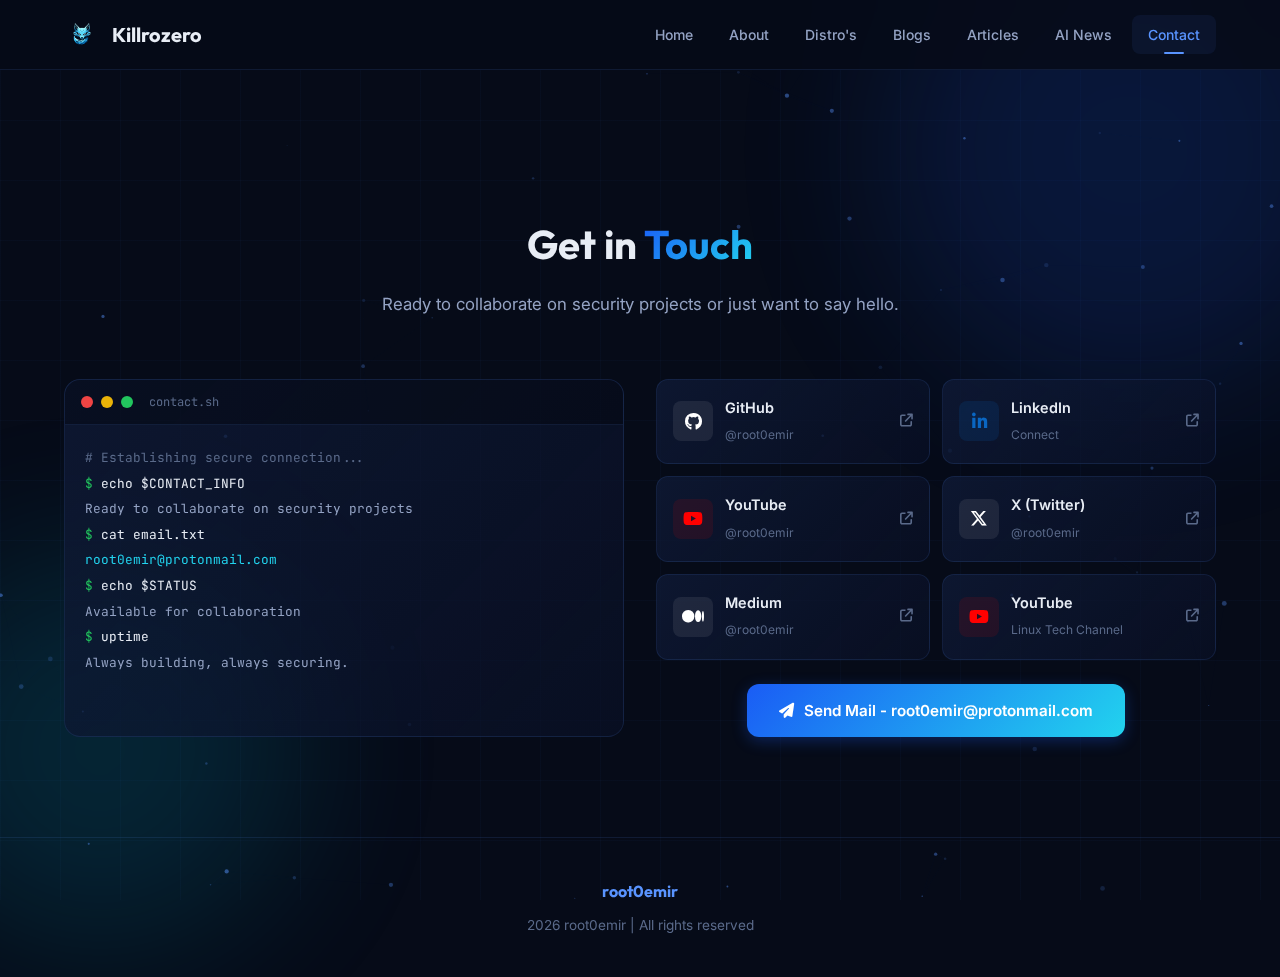
<file: contact.html>
<!DOCTYPE html>
<html lang="en">

<head>
    <meta charset="UTF-8">
    <meta name="viewport" content="width=device-width, initial-scale=1.0">
    <title>Contact | root0emir</title>
    <meta name="description" content="Get in touch with root0emir.">
    <link rel="stylesheet" href="static/styles.css">
    <link rel="icon" href="Assets/root0icon.png" type="image/x-icon">
    <link rel="stylesheet" href="https://cdnjs.cloudflare.com/ajax/libs/font-awesome/6.5.0/css/all.min.css">
</head>

<body>
    <div class="bg-grid"></div>
    <div class="bg-orb bg-orb-1"></div>
    <div class="bg-orb bg-orb-2"></div>
    <canvas id="bg-particles" class="bg-canvas"></canvas>

    <nav class="navbar" id="navbar">
        <div class="nav-inner">
            <a href="index.html" class="nav-brand">
                <div class="brand-icon"><img src="Assets/root0icon.png" alt="Killrozero"></div>Killrozero<span
                    class="accent"></span>
            </a>
            <div class="nav-links" id="nav-links">
                <a href="index.html">Home</a>
                <a href="about.html">About</a>
                <a href="distros.html">Distro's</a>
                <a href="blogs.html">Blogs</a>
                <a href="articles.html">Articles</a>
                <a href="ainews.html">AI News</a>
                <a href="contact.html" class="active">Contact</a>
            </div>
            <button class="nav-toggle" id="nav-toggle"
                aria-label="Toggle menu"><span></span><span></span><span></span></button>
        </div>
    </nav>

    <div class="page-content" style="padding-top:calc(var(--nav-height) + 40px);">
        <section class="section">
            <div class="container">
                <div class="section-header reveal">
                    <h2>Get in <span class="accent">Touch</span></h2>
                    <p>Ready to collaborate on security projects or just want to say hello.</p>
                </div>

                <div class="contact-grid reveal">
                    <div class="contact-terminal">
                        <div class="terminal-header">
                            <span class="terminal-dot red"></span>
                            <span class="terminal-dot yellow"></span>
                            <span class="terminal-dot green"></span>
                            <span class="terminal-title">contact.sh</span>
                        </div>
                        <div class="terminal-body">
                            <span class="line"><span class="comment"># Establishing secure connection...</span></span>
                            <span class="line"><span class="prompt">$</span> <span class="command">echo
                                    $CONTACT_INFO</span></span>
                            <span class="line output">Ready to collaborate on security projects</span>
                            <span class="line"><span class="prompt">$</span> <span class="command">cat
                                    email.txt</span></span>
                            <span class="line email">root0emir@protonmail.com</span>
                            <span class="line"><span class="prompt">$</span> <span class="command">echo
                                    $STATUS</span></span>
                            <span class="line output">Available for collaboration</span>
                            <span class="line"><span class="prompt">$</span> <span class="command">uptime</span></span>
                            <span class="line output">Always building, always securing.</span>
                        </div>
                    </div>

                    <div>
                        <div class="social-links-grid">
                            <a href="https://github.com/root0emir" target="_blank" class="social-card github">
                                <div class="social-icon"><i class="fab fa-github"></i></div>
                                <div>
                                    <h4>GitHub</h4><span>@root0emir</span>
                                </div>
                                <i class="fas fa-arrow-up-right-from-square arrow"></i>
                            </a>
                            <a href="https://linkedin.com/in/emir837" target="_blank" class="social-card linkedin">
                                <div class="social-icon"><i class="fab fa-linkedin-in"></i></div>
                                <div>
                                    <h4>LinkedIn</h4><span>Connect</span>
                                </div>
                                <i class="fas fa-arrow-up-right-from-square arrow"></i>
                            </a>
                            <a href="https://youtube.com/@root0emir" target="_blank" class="social-card youtube">
                                <div class="social-icon"><i class="fab fa-youtube"></i></div>
                                <div>
                                    <h4>YouTube</h4><span>@root0emir</span>
                                </div>
                                <i class="fas fa-arrow-up-right-from-square arrow"></i>
                            </a>
                            <a href="https://x.com/root0emir" target="_blank" class="social-card twitter">
                                <div class="social-icon"><i class="fab fa-x-twitter"></i></div>
                                <div>
                                    <h4>X (Twitter)</h4><span>@root0emir</span>
                                </div>
                                <i class="fas fa-arrow-up-right-from-square arrow"></i>
                            </a>
                            <a href="https://medium.com/@root0emir" target="_blank" class="social-card medium">
                                <div class="social-icon"><i class="fab fa-medium"></i></div>
                                <div>
                                    <h4>Medium</h4><span>@root0emir</span>
                                </div>
                                <i class="fas fa-arrow-up-right-from-square arrow"></i>
                            </a>
                            <a href="https://youtube.com/@linux-tech-channel" target="_blank"
                                class="social-card youtube">
                                <div class="social-icon"><i class="fab fa-youtube"></i></div>
                                <div>
                                    <h4>YouTube</h4><span>Linux Tech Channel</span>
                                </div>
                                <i class="fas fa-arrow-up-right-from-square arrow"></i>
                            </a>
                        </div>

                        <div class="email-cta">
                            <a href="mailto:root0emir@protonmail.com" class="email-btn">
                                <i class="fas fa-paper-plane"></i>
                                Send Mail - root0emir@protonmail.com
                            </a>
                        </div>
                    </div>
                </div>
            </div>
        </section>
    </div>

    <footer class="footer">
        <div class="container">
            <span class="footer-brand">root0emir</span>
            <p>2026 root0emir | All rights reserved</p>
        </div>
    </footer>
    <script src="static/script.js"></script>
</body>

</html>
</file>
<file: static/styles.css>
/* ============================================
   ROOT0EMIR 
   ============================================ */

@import url('https://fonts.googleapis.com/css2?family=Inter:wght@300;400;500;600;700;800&family=JetBrains+Mono:wght@300;400;500;600;700&family=Outfit:wght@300;400;500;600;700;800&display=swap');

/* === CSS Variables === */
:root {
    --bg-primary: #060b18;
    --bg-secondary: #0a1128;
    --bg-tertiary: #0f1a36;
    --bg-card: rgba(15, 26, 54, 0.6);
    --bg-card-hover: rgba(20, 35, 70, 0.8);
    --bg-glass: rgba(10, 17, 40, 0.75);
    --bg-glass-light: rgba(20, 35, 70, 0.4);

    --blue-50: #eef4ff;
    --blue-100: #d9e6ff;
    --blue-200: #bcd4ff;
    --blue-300: #8eb9ff;
    --blue-400: #5994ff;
    --blue-500: #3375ff;
    --blue-600: #1a5cf5;
    --blue-700: #1347e1;
    --blue-800: #163ab6;
    --blue-900: #18338f;

    --cyan-400: #22d3ee;
    --cyan-500: #06b6d4;

    --text-primary: #e8edf5;
    --text-secondary: #94a3c4;
    --text-muted: #5a6a8a;
    --text-accent: #5994ff;

    --border-color: rgba(89, 148, 255, 0.12);
    --border-hover: rgba(89, 148, 255, 0.3);

    --glow-blue: 0 0 20px rgba(51, 117, 255, 0.3);
    --glow-cyan: 0 0 20px rgba(34, 211, 238, 0.2);

    --gradient-primary: linear-gradient(135deg, #1a5cf5, #22d3ee);
    --gradient-bg: linear-gradient(180deg, #060b18 0%, #0a1128 50%, #0f1a36 100%);
    --gradient-card: linear-gradient(135deg, rgba(15, 26, 54, 0.8), rgba(10, 17, 40, 0.6));

    --radius-sm: 8px;
    --radius-md: 12px;
    --radius-lg: 16px;
    --radius-xl: 24px;

    --transition: all 0.3s cubic-bezier(0.4, 0, 0.2, 1);
    --transition-slow: all 0.5s cubic-bezier(0.4, 0, 0.2, 1);

    --font-main: 'Inter', 'Outfit', sans-serif;
    --font-mono: 'JetBrains Mono', monospace;
    --font-heading: 'Outfit', 'Inter', sans-serif;

    --nav-height: 70px;
    --container-max: 1200px;
}

/* === Reset & Base === */
*,
*::before,
*::after {
    margin: 0;
    padding: 0;
    box-sizing: border-box;
}

html {
    scroll-behavior: smooth;
    font-size: 16px;
}

body {
    font-family: var(--font-main);
    background: var(--bg-primary);
    color: var(--text-primary);
    line-height: 1.7;
    overflow-x: hidden;
    min-height: 100vh;
}

a {
    color: var(--text-accent);
    text-decoration: none;
    transition: var(--transition);
}

a:hover {
    color: var(--cyan-400);
}

img {
    max-width: 100%;
    height: auto;
    display: block;
}

::selection {
    background: rgba(51, 117, 255, 0.3);
    color: #fff;
}

::-webkit-scrollbar {
    width: 6px;
}

::-webkit-scrollbar-track {
    background: var(--bg-primary);
}

::-webkit-scrollbar-thumb {
    background: var(--blue-700);
    border-radius: 3px;
}

.container {
    max-width: var(--container-max);
    margin: 0 auto;
    padding: 0 24px;
}

/* === Animated Background === */
.bg-canvas {
    position: fixed;
    top: 0;
    left: 0;
    width: 100%;
    height: 100%;
    z-index: 0;
    pointer-events: none;
}

.bg-grid {
    position: fixed;
    top: 0;
    left: 0;
    width: 100%;
    height: 100%;
    background-image:
        linear-gradient(rgba(89, 148, 255, 0.03) 1px, transparent 1px),
        linear-gradient(90deg, rgba(89, 148, 255, 0.03) 1px, transparent 1px);
    background-size: 60px 60px;
    z-index: 0;
    pointer-events: none;
}

.bg-orb {
    position: fixed;
    border-radius: 50%;
    filter: blur(80px);
    opacity: 0.15;
    z-index: 0;
    pointer-events: none;
    animation: orbFloat 20s ease-in-out infinite;
}

.bg-orb-1 {
    width: 500px;
    height: 500px;
    background: var(--blue-600);
    top: -100px;
    right: -100px;
    animation-delay: 0s;
}

.bg-orb-2 {
    width: 400px;
    height: 400px;
    background: var(--cyan-500);
    bottom: -50px;
    left: -100px;
    animation-delay: -7s;
}

.bg-orb-3 {
    width: 300px;
    height: 300px;
    background: var(--blue-500);
    top: 50%;
    left: 50%;
    transform: translate(-50%, -50%);
    animation-delay: -14s;
}

@keyframes orbFloat {

    0%,
    100% {
        transform: translate(0, 0) scale(1);
    }

    25% {
        transform: translate(30px, -40px) scale(1.05);
    }

    50% {
        transform: translate(-20px, 20px) scale(0.95);
    }

    75% {
        transform: translate(40px, 30px) scale(1.02);
    }
}

/* === Navigation === */
.navbar {
    position: fixed;
    top: 0;
    left: 0;
    width: 100%;
    height: var(--nav-height);
    z-index: 1000;
    background: rgba(6, 11, 24, 0.85);
    backdrop-filter: blur(20px);
    -webkit-backdrop-filter: blur(20px);
    border-bottom: 1px solid var(--border-color);
    transition: var(--transition);
}

.navbar.scrolled {
    background: rgba(6, 11, 24, 0.95);
    box-shadow: 0 4px 30px rgba(0, 0, 0, 0.3);
}

.nav-inner {
    max-width: var(--container-max);
    margin: 0 auto;
    padding: 0 24px;
    height: 100%;
    display: flex;
    align-items: center;
    justify-content: space-between;
}

.nav-brand {
    display: flex;
    align-items: center;
    gap: 12px;
    font-family: var(--font-heading);
    font-weight: 700;
    font-size: 1.25rem;
    color: var(--text-primary);
}

.nav-brand .brand-icon {
    width: 36px;
    height: 36px;
    border-radius: 10px;
    overflow: hidden;
    flex-shrink: 0;
}

.nav-brand .brand-icon img {
    width: 100%;
    height: 100%;
    object-fit: cover;
}

.nav-brand span.accent {
    color: var(--blue-400);
}

.nav-links {
    display: flex;
    align-items: center;
    gap: 4px;
    list-style: none;
}

.nav-links a {
    padding: 8px 16px;
    border-radius: var(--radius-sm);
    font-size: 0.875rem;
    font-weight: 500;
    color: var(--text-secondary);
    transition: var(--transition);
    position: relative;
}

.nav-links a:hover,
.nav-links a.active {
    color: var(--text-primary);
    background: var(--bg-glass-light);
}

.nav-links a.active {
    color: var(--blue-400);
}

.nav-links a.active::after {
    content: '';
    position: absolute;
    bottom: 0;
    left: 50%;
    transform: translateX(-50%);
    width: 20px;
    height: 2px;
    background: var(--blue-400);
    border-radius: 1px;
}

.nav-status {
    display: flex;
    align-items: center;
    gap: 8px;
    font-size: 0.75rem;
    font-family: var(--font-mono);
    color: var(--text-muted);
}

.status-dot {
    width: 8px;
    height: 8px;
    border-radius: 50%;
    background: #22c55e;
    box-shadow: 0 0 8px rgba(34, 197, 94, 0.5);
    animation: pulse 2s ease-in-out infinite;
}

@keyframes pulse {

    0%,
    100% {
        opacity: 1;
    }

    50% {
        opacity: 0.5;
    }
}

/* Mobile menu */
.nav-toggle {
    display: none;
    flex-direction: column;
    gap: 5px;
    cursor: pointer;
    padding: 8px;
    background: none;
    border: none;
}

.nav-toggle span {
    width: 24px;
    height: 2px;
    background: var(--text-secondary);
    border-radius: 2px;
    transition: var(--transition);
}

/* === Section Headers === */
.section {
    padding: 100px 0;
    position: relative;
    z-index: 1;
}

.section-header {
    text-align: center;
    margin-bottom: 60px;
}

.section-header .section-tag {
    display: inline-flex;
    align-items: center;
    gap: 8px;
    padding: 6px 16px;
    background: rgba(89, 148, 255, 0.08);
    border: 1px solid rgba(89, 148, 255, 0.15);
    border-radius: 20px;
    font-size: 0.8rem;
    font-family: var(--font-mono);
    color: var(--blue-400);
    margin-bottom: 16px;
}

.section-header h2 {
    font-family: var(--font-heading);
    font-size: 2.5rem;
    font-weight: 700;
    color: var(--text-primary);
    margin-bottom: 12px;
}

.section-header h2 .accent {
    background: var(--gradient-primary);
    -webkit-background-clip: text;
    -webkit-text-fill-color: transparent;
    background-clip: text;
}

.section-header p {
    color: var(--text-secondary);
    font-size: 1.05rem;
    max-width: 600px;
    margin: 0 auto;
}

/* === Hero Section (Home) === */
.hero {
    min-height: 100vh;
    display: flex;
    align-items: center;
    justify-content: center;
    padding-top: var(--nav-height);
    position: relative;
    z-index: 1;
}

.hero-content {
    display: flex;
    align-items: center;
    gap: 80px;
    max-width: var(--container-max);
    margin: 0 auto;
    padding: 0 24px;
}

.hero-left {
    flex-shrink: 0;
}

.hero-pfp {
    position: relative;
    width: 280px;
    height: 280px;
}

.hero-pfp img {
    width: 100%;
    height: 100%;
    object-fit: cover;
    border-radius: 50%;
    border: 3px solid var(--blue-600);
    box-shadow: var(--glow-blue), 0 0 60px rgba(51, 117, 255, 0.15);
    position: relative;
    z-index: 2;
}

.pfp-ring {
    position: absolute;
    top: -10px;
    left: -10px;
    width: calc(100% + 20px);
    height: calc(100% + 20px);
    border-radius: 50%;
    border: 1px solid rgba(89, 148, 255, 0.2);
    animation: ringRotate 15s linear infinite;
}

.pfp-ring::before {
    content: '';
    position: absolute;
    top: -3px;
    left: 50%;
    width: 6px;
    height: 6px;
    border-radius: 50%;
    background: var(--blue-400);
    box-shadow: 0 0 10px var(--blue-400);
}

.pfp-ring-2 {
    top: -20px;
    left: -20px;
    width: calc(100% + 40px);
    height: calc(100% + 40px);
    border-color: rgba(34, 211, 238, 0.1);
    animation-direction: reverse;
    animation-duration: 20s;
}

@keyframes ringRotate {
    from {
        transform: rotate(0deg);
    }

    to {
        transform: rotate(360deg);
    }
}

.pfp-status {
    position: absolute;
    bottom: 20px;
    right: 10px;
    display: flex;
    align-items: center;
    gap: 6px;
    padding: 4px 12px;
    background: rgba(6, 11, 24, 0.9);
    border: 1px solid rgba(34, 197, 94, 0.3);
    border-radius: 20px;
    font-size: 0.7rem;
    font-family: var(--font-mono);
    color: #22c55e;
    z-index: 3;
}

.pfp-status .dot {
    width: 6px;
    height: 6px;
    border-radius: 50%;
    background: #22c55e;
    animation: pulse 2s ease-in-out infinite;
}

.hero-right {
    flex: 1;
}

.hero-tag {
    display: inline-flex;
    align-items: center;
    gap: 8px;
    padding: 6px 16px;
    background: rgba(89, 148, 255, 0.08);
    border: 1px solid rgba(89, 148, 255, 0.15);
    border-radius: 20px;
    font-size: 0.8rem;
    font-family: var(--font-mono);
    color: var(--blue-400);
    margin-bottom: 20px;
}

.hero-right h1 {
    font-family: var(--font-heading);
    font-size: 3.2rem;
    font-weight: 800;
    line-height: 1.15;
    margin-bottom: 8px;
}

.hero-right h1 .gradient-text {
    background: var(--gradient-primary);
    -webkit-background-clip: text;
    -webkit-text-fill-color: transparent;
    background-clip: text;
}

.hero-subtitle {
    font-size: 1.15rem;
    color: var(--text-secondary);
    margin-bottom: 24px;
    font-weight: 400;
}

.hero-desc {
    color: var(--text-muted);
    font-size: 0.95rem;
    margin-bottom: 32px;
    max-width: 500px;
    line-height: 1.8;
}

.hero-stats {
    display: flex;
    gap: 32px;
    margin-bottom: 36px;
}

.hero-stat {
    text-align: center;
}

.hero-stat .stat-num {
    font-family: var(--font-heading);
    font-size: 2rem;
    font-weight: 700;
    color: var(--blue-400);
    display: block;
}

.hero-stat .stat-label {
    font-size: 0.75rem;
    color: var(--text-muted);
    text-transform: uppercase;
    letter-spacing: 1px;
}

.hero-actions {
    display: flex;
    gap: 12px;
}

.btn-primary,
.btn-secondary {
    display: inline-flex;
    align-items: center;
    gap: 8px;
    padding: 12px 24px;
    border-radius: var(--radius-md);
    font-size: 0.9rem;
    font-weight: 600;
    transition: var(--transition);
    cursor: pointer;
    border: none;
    font-family: var(--font-main);
}

.btn-primary {
    background: var(--gradient-primary);
    color: #fff;
    box-shadow: 0 4px 15px rgba(26, 92, 245, 0.3);
}

.btn-primary:hover {
    transform: translateY(-2px);
    box-shadow: 0 8px 25px rgba(26, 92, 245, 0.4);
    color: #fff;
}

.btn-secondary {
    background: var(--bg-glass-light);
    color: var(--text-primary);
    border: 1px solid var(--border-color);
}

.btn-secondary:hover {
    border-color: var(--border-hover);
    background: rgba(89, 148, 255, 0.1);
    transform: translateY(-2px);
    color: var(--text-primary);
}

/* === About Cards (Home) === */
.about-grid {
    display: grid;
    grid-template-columns: 1fr 1fr;
    gap: 24px;
}

.about-card {
    background: var(--gradient-card);
    border: 1px solid var(--border-color);
    border-radius: var(--radius-lg);
    padding: 32px;
    backdrop-filter: blur(10px);
    transition: var(--transition);
}

.about-card:hover {
    border-color: var(--border-hover);
    transform: translateY(-4px);
    box-shadow: var(--glow-blue);
}

.about-card .card-icon {
    width: 48px;
    height: 48px;
    border-radius: var(--radius-md);
    background: rgba(89, 148, 255, 0.1);
    display: flex;
    align-items: center;
    justify-content: center;
    font-size: 1.2rem;
    color: var(--blue-400);
    margin-bottom: 16px;
}

.about-card h3 {
    font-family: var(--font-heading);
    font-size: 1.15rem;
    font-weight: 600;
    margin-bottom: 12px;
    color: var(--text-primary);
}

.about-card p,
.about-card li {
    color: var(--text-secondary);
    font-size: 0.9rem;
    line-height: 1.7;
}

.about-card ul {
    list-style: none;
    display: flex;
    flex-direction: column;
    gap: 8px;
}

.about-card li::before {
    content: '▹';
    color: var(--blue-400);
    margin-right: 8px;
}

/* === Skills Section === */
.skills-grid {
    display: grid;
    grid-template-columns: repeat(auto-fill, minmax(160px, 1fr));
    gap: 16px;
}

.skill-item {
    background: var(--gradient-card);
    border: 1px solid var(--border-color);
    border-radius: var(--radius-md);
    padding: 20px;
    text-align: center;
    transition: var(--transition);
    backdrop-filter: blur(10px);
}

.skill-item:hover {
    border-color: var(--border-hover);
    transform: translateY(-4px);
    box-shadow: var(--glow-blue);
}

.skill-item img {
    width: 40px;
    height: 40px;
    margin: 0 auto 10px;
    object-fit: contain;
}

.skill-item h4 {
    font-size: 0.85rem;
    font-weight: 600;
    color: var(--text-primary);
    margin-bottom: 6px;
}

.skill-bar {
    width: 100%;
    height: 4px;
    background: rgba(89, 148, 255, 0.1);
    border-radius: 2px;
    overflow: hidden;
}

.skill-bar-fill {
    height: 100%;
    background: var(--gradient-primary);
    border-radius: 2px;
    transition: width 1.5s cubic-bezier(0.4, 0, 0.2, 1);
    width: 0;
}

.skill-percent {
    font-size: 0.7rem;
    color: var(--text-muted);
    font-family: var(--font-mono);
    margin-top: 4px;
    display: block;
}

/* Skills category cards */
.skills-category {
    margin-bottom: 48px;
}

.skills-category h3 {
    font-family: var(--font-heading);
    font-size: 1.1rem;
    font-weight: 600;
    color: var(--text-secondary);
    margin-bottom: 20px;
    display: flex;
    align-items: center;
    gap: 10px;
}

.skills-category h3 i {
    color: var(--blue-400);
}

.tools-mini-grid {
    display: grid;
    grid-template-columns: repeat(auto-fill, minmax(140px, 1fr));
    gap: 12px;
}

.tool-mini {
    background: var(--bg-glass-light);
    border: 1px solid var(--border-color);
    border-radius: var(--radius-sm);
    padding: 14px;
    text-align: center;
    transition: var(--transition);
    font-size: 0.8rem;
}

.tool-mini:hover {
    border-color: var(--border-hover);
    transform: translateY(-2px);
}

.tool-mini i {
    font-size: 1.1rem;
    color: var(--blue-400);
    margin-bottom: 6px;
    display: block;
}

.tool-mini h4 {
    font-size: 0.8rem;
    font-weight: 600;
    color: var(--text-primary);
}

.tool-mini span {
    font-size: 0.7rem;
    color: var(--text-muted);
}

/* === Distro Cards === */
.distro-grid {
    display: flex;
    flex-direction: column;
    gap: 32px;
}

.distro-card {
    display: flex;
    gap: 32px;
    background: var(--gradient-card);
    border: 1px solid var(--border-color);
    border-radius: var(--radius-xl);
    padding: 32px;
    backdrop-filter: blur(10px);
    transition: var(--transition);
    overflow: hidden;
}

.distro-card:hover {
    border-color: var(--border-hover);
    box-shadow: var(--glow-blue);
}

.distro-card.featured {
    border-color: rgba(89, 148, 255, 0.25);
    background: linear-gradient(135deg, rgba(26, 92, 245, 0.08), rgba(15, 26, 54, 0.8));
}

.distro-card.discontinued {
    opacity: 0.7;
}

.distro-card.discontinued:hover {
    opacity: 0.85;
}

.distro-img {
    flex-shrink: 0;
    width: 320px;
    position: relative;
}

.distro-img img {
    width: 100%;
    border-radius: var(--radius-md);
    border: 1px solid var(--border-color);
}

.distro-logo {
    position: absolute;
    bottom: -15px;
    right: -15px;
    width: 60px;
    height: 60px;
    border-radius: var(--radius-md);
    overflow: hidden;
    border: 2px solid var(--bg-secondary);
    box-shadow: var(--glow-blue);
}

.distro-logo img {
    width: 100%;
    height: 100%;
    object-fit: cover;
}

.distro-info {
    flex: 1;
}

.distro-info h3 {
    font-family: var(--font-heading);
    font-size: 1.5rem;
    font-weight: 700;
    margin-bottom: 8px;
}

.distro-meta {
    display: flex;
    gap: 16px;
    margin-bottom: 12px;
    flex-wrap: wrap;
}

.distro-meta span {
    font-size: 0.8rem;
    color: var(--text-muted);
    display: flex;
    align-items: center;
    gap: 6px;
}

.distro-meta i {
    color: var(--blue-400);
    font-size: 0.75rem;
}

.distro-tags {
    display: flex;
    gap: 8px;
    margin-bottom: 16px;
    flex-wrap: wrap;
}

.tag {
    padding: 4px 12px;
    border-radius: 20px;
    font-size: 0.7rem;
    font-weight: 500;
    background: rgba(89, 148, 255, 0.1);
    color: var(--blue-400);
    border: 1px solid rgba(89, 148, 255, 0.15);
}

.tag.security {
    background: rgba(239, 68, 68, 0.1);
    color: #f87171;
    border-color: rgba(239, 68, 68, 0.2);
}

.tag.privacy {
    background: rgba(168, 85, 247, 0.1);
    color: #c084fc;
    border-color: rgba(168, 85, 247, 0.2);
}

.tag.desktop {
    background: rgba(34, 197, 94, 0.1);
    color: #4ade80;
    border-color: rgba(34, 197, 94, 0.2);
}

.tag.lightweight {
    background: rgba(251, 191, 36, 0.1);
    color: #fbbf24;
    border-color: rgba(251, 191, 36, 0.2);
}

.tag.rescue {
    background: rgba(34, 211, 238, 0.1);
    color: var(--cyan-400);
    border-color: rgba(34, 211, 238, 0.2);
}

.distro-desc {
    color: var(--text-secondary);
    font-size: 0.9rem;
    margin-bottom: 20px;
    line-height: 1.7;
}

.distro-status {
    display: inline-flex;
    align-items: center;
    gap: 6px;
    padding: 4px 12px;
    border-radius: 20px;
    font-size: 0.7rem;
    font-family: var(--font-mono);
    margin-bottom: 12px;
}

.distro-status.active {
    background: rgba(34, 197, 94, 0.1);
    color: #22c55e;
    border: 1px solid rgba(34, 197, 94, 0.2);
}

.distro-status.inactive {
    background: rgba(239, 68, 68, 0.1);
    color: #ef4444;
    border: 1px solid rgba(239, 68, 68, 0.2);
}

.distro-status .dot {
    width: 6px;
    height: 6px;
    border-radius: 50%;
    background: currentColor;
}

.distro-links {
    display: flex;
    gap: 10px;
    flex-wrap: wrap;
}

.distro-link {
    display: inline-flex;
    align-items: center;
    gap: 6px;
    padding: 8px 16px;
    border-radius: var(--radius-sm);
    font-size: 0.8rem;
    font-weight: 500;
    color: var(--text-secondary);
    background: var(--bg-glass-light);
    border: 1px solid var(--border-color);
    transition: var(--transition);
}

.distro-link:hover {
    color: var(--blue-400);
    border-color: var(--border-hover);
    transform: translateY(-2px);
}

.distro-link.primary {
    background: rgba(89, 148, 255, 0.1);
    color: var(--blue-400);
    border-color: rgba(89, 148, 255, 0.2);
}

/* === Tools Page === */
.tools-grid {
    display: grid;
    grid-template-columns: repeat(auto-fill, minmax(340px, 1fr));
    gap: 20px;
}

.tool-card {
    display: flex;
    align-items: flex-start;
    gap: 16px;
    background: var(--gradient-card);
    border: 1px solid var(--border-color);
    border-radius: var(--radius-lg);
    padding: 24px;
    backdrop-filter: blur(10px);
    transition: var(--transition);
}

.tool-card:hover {
    border-color: var(--border-hover);
    transform: translateY(-3px);
    box-shadow: var(--glow-blue);
}

.tool-icon {
    width: 50px;
    height: 50px;
    border-radius: var(--radius-md);
    overflow: hidden;
    flex-shrink: 0;
    border: 1px solid var(--border-color);
    background: var(--bg-tertiary);
}

.tool-icon img {
    width: 100%;
    height: 100%;
    object-fit: cover;
}

.tool-info {
    flex: 1;
}

.tool-info h4 {
    font-family: var(--font-heading);
    font-size: 1rem;
    font-weight: 600;
    margin-bottom: 6px;
    color: var(--text-primary);
}

.tool-info p {
    font-size: 0.8rem;
    color: var(--text-secondary);
    margin-bottom: 10px;
    line-height: 1.6;
}

.tool-github {
    display: inline-flex;
    align-items: center;
    gap: 6px;
    font-size: 0.75rem;
    color: var(--text-muted);
    padding: 4px 10px;
    border-radius: 6px;
    background: var(--bg-glass-light);
    border: 1px solid var(--border-color);
    transition: var(--transition);
}

.tool-github:hover {
    color: var(--blue-400);
    border-color: var(--border-hover);
}

/* === Blog & Article Cards === */
.blog-grid {
    display: grid;
    grid-template-columns: repeat(2, 1fr);
    gap: 16px;
}

@media (max-width: 768px) {
    .blog-grid {
        grid-template-columns: 1fr;
    }
}

.blog-card {
    background: var(--gradient-card);
    border: 1px solid var(--border-color);
    border-radius: var(--radius-lg);
    padding: 24px 28px;
    backdrop-filter: blur(10px);
    transition: all 0.3s cubic-bezier(0.4, 0, 0.2, 1);
    cursor: pointer;
    position: relative;
    overflow: hidden;
    display: flex;
    flex-direction: column;
    min-height: 140px;
}

.blog-card::before {
    content: '';
    position: absolute;
    top: 0;
    left: 0;
    right: 0;
    height: 3px;
    background: var(--gradient-primary);
    opacity: 0;
    transition: opacity 0.3s ease;
}

.blog-card:hover {
    border-color: var(--border-hover);
    transform: translateY(-4px);
    box-shadow: 0 12px 40px rgba(26, 92, 245, 0.15);
}

.blog-card:hover::before {
    opacity: 1;
}

.blog-card-header {
    display: flex;
    align-items: flex-start;
    justify-content: space-between;
    margin-bottom: 10px;
    gap: 12px;
}

.blog-card-header h3 {
    font-family: var(--font-heading);
    font-size: 1.05rem;
    font-weight: 600;
    color: var(--text-primary);
    line-height: 1.4;
}

.blog-tag {
    padding: 4px 12px;
    border-radius: 20px;
    font-size: 0.7rem;
    font-weight: 500;
}

.blog-card>p {
    color: var(--text-muted);
    font-size: 0.85rem;
    line-height: 1.6;
    flex: 1;
    display: -webkit-box;
    -webkit-line-clamp: 2;
    line-clamp: 2;
    -webkit-box-orient: vertical;
    overflow: hidden;
}

.blog-card .blog-excerpt {
    display: none;
}

.blog-card .blog-read-more {
    display: inline-flex;
    align-items: center;
    gap: 6px;
    color: var(--blue-400);
    font-size: 0.8rem;
    font-weight: 500;
    margin-top: 14px;
    border: none;
    background: none;
    font-family: var(--font-main);
    transition: var(--transition);
    cursor: pointer;
    padding: 0;
}

.blog-card .blog-read-more:hover {
    color: var(--cyan-400);
}

.blog-card .blog-read-more i {
    transition: transform 0.3s ease;
    transform: rotate(-90deg);
    font-size: 0.7rem;
}

.blog-card:hover .blog-read-more i {
    transform: rotate(-90deg) translateY(3px);
}

/* === Blog/Article Modal === */
.blog-modal-overlay {
    position: fixed;
    top: 0;
    left: 0;
    width: 100%;
    height: 100%;
    background: rgba(5, 10, 26, 0.85);
    backdrop-filter: blur(12px);
    z-index: 10000;
    display: flex;
    align-items: center;
    justify-content: center;
    opacity: 0;
    visibility: hidden;
    transition: all 0.35s cubic-bezier(0.4, 0, 0.2, 1);
    padding: 20px;
}

.blog-modal-overlay.active {
    opacity: 1;
    visibility: visible;
}

.blog-modal {
    background: linear-gradient(135deg, rgba(15, 23, 42, 0.98), rgba(10, 16, 34, 0.98));
    border: 1px solid rgba(89, 148, 255, 0.15);
    border-radius: var(--radius-xl);
    width: 100%;
    max-width: 800px;
    max-height: 85vh;
    overflow-y: auto;
    padding: 48px;
    transform: translateY(40px) scale(0.96);
    transition: transform 0.4s cubic-bezier(0.34, 1.56, 0.64, 1);
    box-shadow: 0 25px 80px rgba(0, 0, 0, 0.5), 0 0 60px rgba(26, 92, 245, 0.08);
    position: relative;
}

.blog-modal-overlay.active .blog-modal {
    transform: translateY(0) scale(1);
}

.blog-modal::-webkit-scrollbar {
    width: 6px;
}

.blog-modal::-webkit-scrollbar-track {
    background: transparent;
}

.blog-modal::-webkit-scrollbar-thumb {
    background: rgba(89, 148, 255, 0.2);
    border-radius: 3px;
}

.blog-modal::-webkit-scrollbar-thumb:hover {
    background: rgba(89, 148, 255, 0.4);
}

.blog-modal-close {
    position: absolute;
    top: 20px;
    right: 20px;
    width: 40px;
    height: 40px;
    border-radius: 50%;
    background: rgba(89, 148, 255, 0.08);
    border: 1px solid rgba(89, 148, 255, 0.15);
    color: var(--text-secondary);
    font-size: 1.1rem;
    cursor: pointer;
    display: flex;
    align-items: center;
    justify-content: center;
    transition: var(--transition);
    z-index: 2;
}

.blog-modal-close:hover {
    background: rgba(239, 68, 68, 0.15);
    border-color: rgba(239, 68, 68, 0.3);
    color: #f87171;
    transform: rotate(90deg);
}

.blog-modal-tag {
    display: inline-block;
    padding: 4px 14px;
    border-radius: 20px;
    font-size: 0.72rem;
    font-weight: 500;
    background: rgba(59, 130, 246, 0.1);
    color: #60a5fa;
    border: 1px solid rgba(59, 130, 246, 0.2);
    margin-bottom: 16px;
}

.blog-modal h2 {
    font-family: var(--font-heading);
    font-size: 1.75rem;
    font-weight: 700;
    color: var(--text-primary);
    margin-bottom: 12px;
    line-height: 1.3;
}

.blog-modal-desc {
    color: var(--text-muted);
    font-size: 0.95rem;
    margin-bottom: 28px;
    padding-bottom: 24px;
    border-bottom: 1px solid var(--border-color);
    line-height: 1.7;
}

.blog-modal-body p {
    color: var(--text-secondary);
    font-size: 0.92rem;
    line-height: 1.9;
    margin-bottom: 18px;
}

.blog-modal-body strong {
    color: var(--text-primary);
    font-weight: 600;
}

.blog-modal-body code {
    background: rgba(89, 148, 255, 0.08);
    color: var(--cyan-400);
    padding: 2px 7px;
    border-radius: 4px;
    font-family: var(--font-mono);
    font-size: 0.84rem;
}

.blog-modal-body pre {
    background: rgba(0, 0, 0, 0.4);
    border: 1px solid var(--border-color);
    border-radius: var(--radius-md);
    padding: 20px;
    overflow-x: auto;
    margin: 20px 0;
}

.blog-modal-body pre code {
    background: none;
    padding: 0;
    font-size: 0.82rem;
    line-height: 1.7;
    color: var(--text-secondary);
}

.blog-modal-body h2 {
    font-size: 1.2rem;
    margin-top: 32px;
    margin-bottom: 14px;
    padding-top: 20px;
    border-top: 1px solid rgba(89, 148, 255, 0.08);
    color: var(--blue-400);
}

.blog-modal-body h2:first-child {
    margin-top: 0;
    padding-top: 0;
    border-top: none;
}

/* Article-specific modal adjustments */
.blog-modal .article-content h2 {
    font-size: 1.15rem;
    color: var(--blue-400);
}

@media (max-width: 768px) {
    .blog-modal {
        padding: 28px 20px;
        max-height: 90vh;
    }

    .blog-modal h2 {
        font-size: 1.35rem;
    }
}

/* Legacy expanded class - hidden now */
.blog-card.expanded .blog-excerpt {
    display: none;
}

.blog-content {
    margin-top: 16px;
    padding-top: 16px;
    border-top: 1px solid var(--border-color);
}

.blog-content p {
    margin-bottom: 16px;
}


/* === Contact Page === */
.contact-grid {
    display: grid;
    grid-template-columns: 1fr 1fr;
    gap: 32px;
}

.contact-terminal {
    background: var(--gradient-card);
    border: 1px solid var(--border-color);
    border-radius: var(--radius-lg);
    overflow: hidden;
}

.terminal-header {
    display: flex;
    align-items: center;
    gap: 8px;
    padding: 12px 16px;
    background: rgba(0, 0, 0, 0.3);
    border-bottom: 1px solid var(--border-color);
}

.terminal-dot {
    width: 12px;
    height: 12px;
    border-radius: 50%;
}

.terminal-dot.red {
    background: #ef4444;
}

.terminal-dot.yellow {
    background: #eab308;
}

.terminal-dot.green {
    background: #22c55e;
}

.terminal-title {
    font-family: var(--font-mono);
    font-size: 0.75rem;
    color: var(--text-muted);
    margin-left: 8px;
}

.terminal-body {
    padding: 20px;
    font-family: var(--font-mono);
    font-size: 0.8rem;
    line-height: 2;
}

.terminal-body .line {
    display: block;
}

.terminal-body .prompt {
    color: #22c55e;
}

.terminal-body .command {
    color: var(--text-primary);
}

.terminal-body .comment {
    color: var(--text-muted);
}

.terminal-body .output {
    color: var(--text-secondary);
}

.terminal-body .email {
    color: var(--cyan-400);
}

.social-links-grid {
    display: grid;
    grid-template-columns: 1fr 1fr;
    gap: 12px;
}

.social-card {
    display: flex;
    align-items: center;
    gap: 12px;
    padding: 16px;
    background: var(--gradient-card);
    border: 1px solid var(--border-color);
    border-radius: var(--radius-md);
    transition: var(--transition);
    color: var(--text-secondary);
}

.social-card:hover {
    border-color: var(--border-hover);
    transform: translateY(-2px);
    color: var(--text-primary);
}

.social-card .social-icon {
    width: 40px;
    height: 40px;
    border-radius: var(--radius-sm);
    display: flex;
    align-items: center;
    justify-content: center;
    font-size: 1.1rem;
    flex-shrink: 0;
}

.social-card.github .social-icon {
    background: rgba(255, 255, 255, 0.08);
    color: #fff;
}

.social-card.linkedin .social-icon {
    background: rgba(10, 102, 194, 0.15);
    color: #0a66c2;
}

.social-card.youtube .social-icon {
    background: rgba(255, 0, 0, 0.1);
    color: #ff0000;
}

.social-card.twitter .social-icon {
    background: rgba(255, 255, 255, 0.08);
    color: #fff;
}

.social-card.medium .social-icon {
    background: rgba(255, 255, 255, 0.08);
    color: #fff;
}

.social-card h4 {
    font-size: 0.9rem;
    font-weight: 600;
    color: var(--text-primary);
}

.social-card span {
    font-size: 0.75rem;
    color: var(--text-muted);
}

.social-card .arrow {
    margin-left: auto;
    font-size: 0.8rem;
    color: var(--text-muted);
}

.email-cta {
    margin-top: 24px;
    text-align: center;
}

.email-btn {
    display: inline-flex;
    align-items: center;
    gap: 10px;
    padding: 14px 32px;
    background: var(--gradient-primary);
    color: #fff;
    border-radius: var(--radius-md);
    font-size: 0.95rem;
    font-weight: 600;
    transition: var(--transition);
    box-shadow: 0 4px 15px rgba(26, 92, 245, 0.3);
}

.email-btn:hover {
    transform: translateY(-2px);
    box-shadow: 0 8px 25px rgba(26, 92, 245, 0.4);
    color: #fff;
}

/* === Footer === */
.footer {
    border-top: 1px solid var(--border-color);
    padding: 40px 0;
    text-align: center;
    position: relative;
    z-index: 1;
}

.footer p {
    color: var(--text-muted);
    font-size: 0.85rem;
}

.footer .footer-brand {
    font-family: var(--font-heading);
    font-weight: 700;
    color: var(--blue-400);
    font-size: 1rem;
    margin-bottom: 8px;
    display: block;
}

.footer .tagline {
    font-family: var(--font-mono);
    font-size: 0.75rem;
    color: var(--text-muted);
    margin-top: 8px;
}

.footer .tagline .blink {
    animation: blink 1s step-end infinite;
}

@keyframes blink {

    0%,
    100% {
        opacity: 1;
    }

    50% {
        opacity: 0;
    }
}

/* === Responsive === */
@media (max-width: 1024px) {
    .hero-content {
        gap: 48px;
    }

    .hero-pfp {
        width: 220px;
        height: 220px;
    }

    .hero-right h1 {
        font-size: 2.5rem;
    }

    .distro-card {
        flex-direction: column;
    }

    .distro-img {
        width: 100%;
    }

    .tools-grid {
        grid-template-columns: 1fr;
    }
}

@media (max-width: 768px) {
    .nav-links {
        display: none;
    }

    .nav-links.active {
        display: flex;
        flex-direction: column;
        position: absolute;
        top: var(--nav-height);
        left: 0;
        width: 100%;
        background: rgba(6, 11, 24, 0.97);
        backdrop-filter: blur(20px);
        padding: 16px;
        border-bottom: 1px solid var(--border-color);
        gap: 4px;
    }

    .nav-links.active a {
        padding: 12px 16px;
        width: 100%;
    }

    .nav-toggle {
        display: flex;
    }

    .nav-status {
        display: none;
    }

    .hero-content {
        flex-direction: column;
        text-align: center;
        gap: 32px;
        padding-top: 40px;
    }

    .hero-pfp {
        width: 200px;
        height: 200px;
    }

    .hero-right h1 {
        font-size: 2rem;
    }

    .hero-stats {
        justify-content: center;
    }

    .hero-actions {
        justify-content: center;
    }

    .hero-desc {
        margin: 0 auto 32px;
    }

    .about-grid {
        grid-template-columns: 1fr;
    }

    .contact-grid {
        grid-template-columns: 1fr;
    }

    .social-links-grid {
        grid-template-columns: 1fr;
    }

    .section-header h2 {
        font-size: 2rem;
    }

    .section {
        padding: 60px 0;
    }
}

@media (max-width: 480px) {
    .hero-right h1 {
        font-size: 1.6rem;
    }

    .hero-pfp {
        width: 160px;
        height: 160px;
    }

    .hero-stats {
        gap: 20px;
    }

    .hero-stat .stat-num {
        font-size: 1.5rem;
    }

    .tools-grid {
        grid-template-columns: 1fr;
    }

    .skills-grid {
        grid-template-columns: repeat(2, 1fr);
    }
}

/* === Page Transition === */
.page-content {
    animation: fadeInUp 0.6s ease forwards;
}

@keyframes fadeInUp {
    from {
        opacity: 0;
        transform: translateY(20px);
    }

    to {
        opacity: 1;
        transform: translateY(0);
    }
}

/* === Reveal Animation === */
.reveal {
    opacity: 0;
    transform: translateY(30px);
    transition: opacity 0.6s ease, transform 0.6s ease;
}

.reveal.visible {
    opacity: 1;
    transform: translateY(0);
}

/* Article specific */
.article-content h2 {
    font-family: var(--font-heading);
    font-size: 1.3rem;
    font-weight: 600;
    color: var(--blue-400);
    margin: 24px 0 12px;
}

.article-content h3 {
    font-size: 1.1rem;
    color: var(--text-primary);
    margin: 16px 0 8px;
}

.article-content p {
    color: var(--text-secondary);
    line-height: 1.8;
    margin-bottom: 12px;
}

.article-content code {
    font-family: var(--font-mono);
    background: rgba(89, 148, 255, 0.1);
    padding: 2px 6px;
    border-radius: 4px;
    font-size: 0.85rem;
    color: var(--cyan-400);
}

.article-content pre {
    background: rgba(0, 0, 0, 0.4);
    border: 1px solid var(--border-color);
    border-radius: var(--radius-md);
    padding: 16px;
    overflow-x: auto;
    margin: 16px 0;
}

.article-content pre code {
    background: none;
    padding: 0;
    font-size: 0.8rem;
    color: var(--text-secondary);
}

.article-content ul,
.article-content ol {
    padding-left: 20px;
    margin-bottom: 12px;
}

.article-content li {
    color: var(--text-secondary);
    margin-bottom: 6px;
    line-height: 1.7;
}

/* Distro Feature items */
.distro-features {
    display: flex;
    gap: 12px;
    margin-bottom: 16px;
    flex-wrap: wrap;
}

.feature-item {
    display: flex;
    align-items: center;
    gap: 6px;
    padding: 4px 10px;
    background: rgba(89, 148, 255, 0.06);
    border-radius: 6px;
    font-size: 0.75rem;
    color: var(--text-secondary);
}

.feature-item i {
    color: var(--blue-400);
    font-size: 0.7rem;
}
</file>
